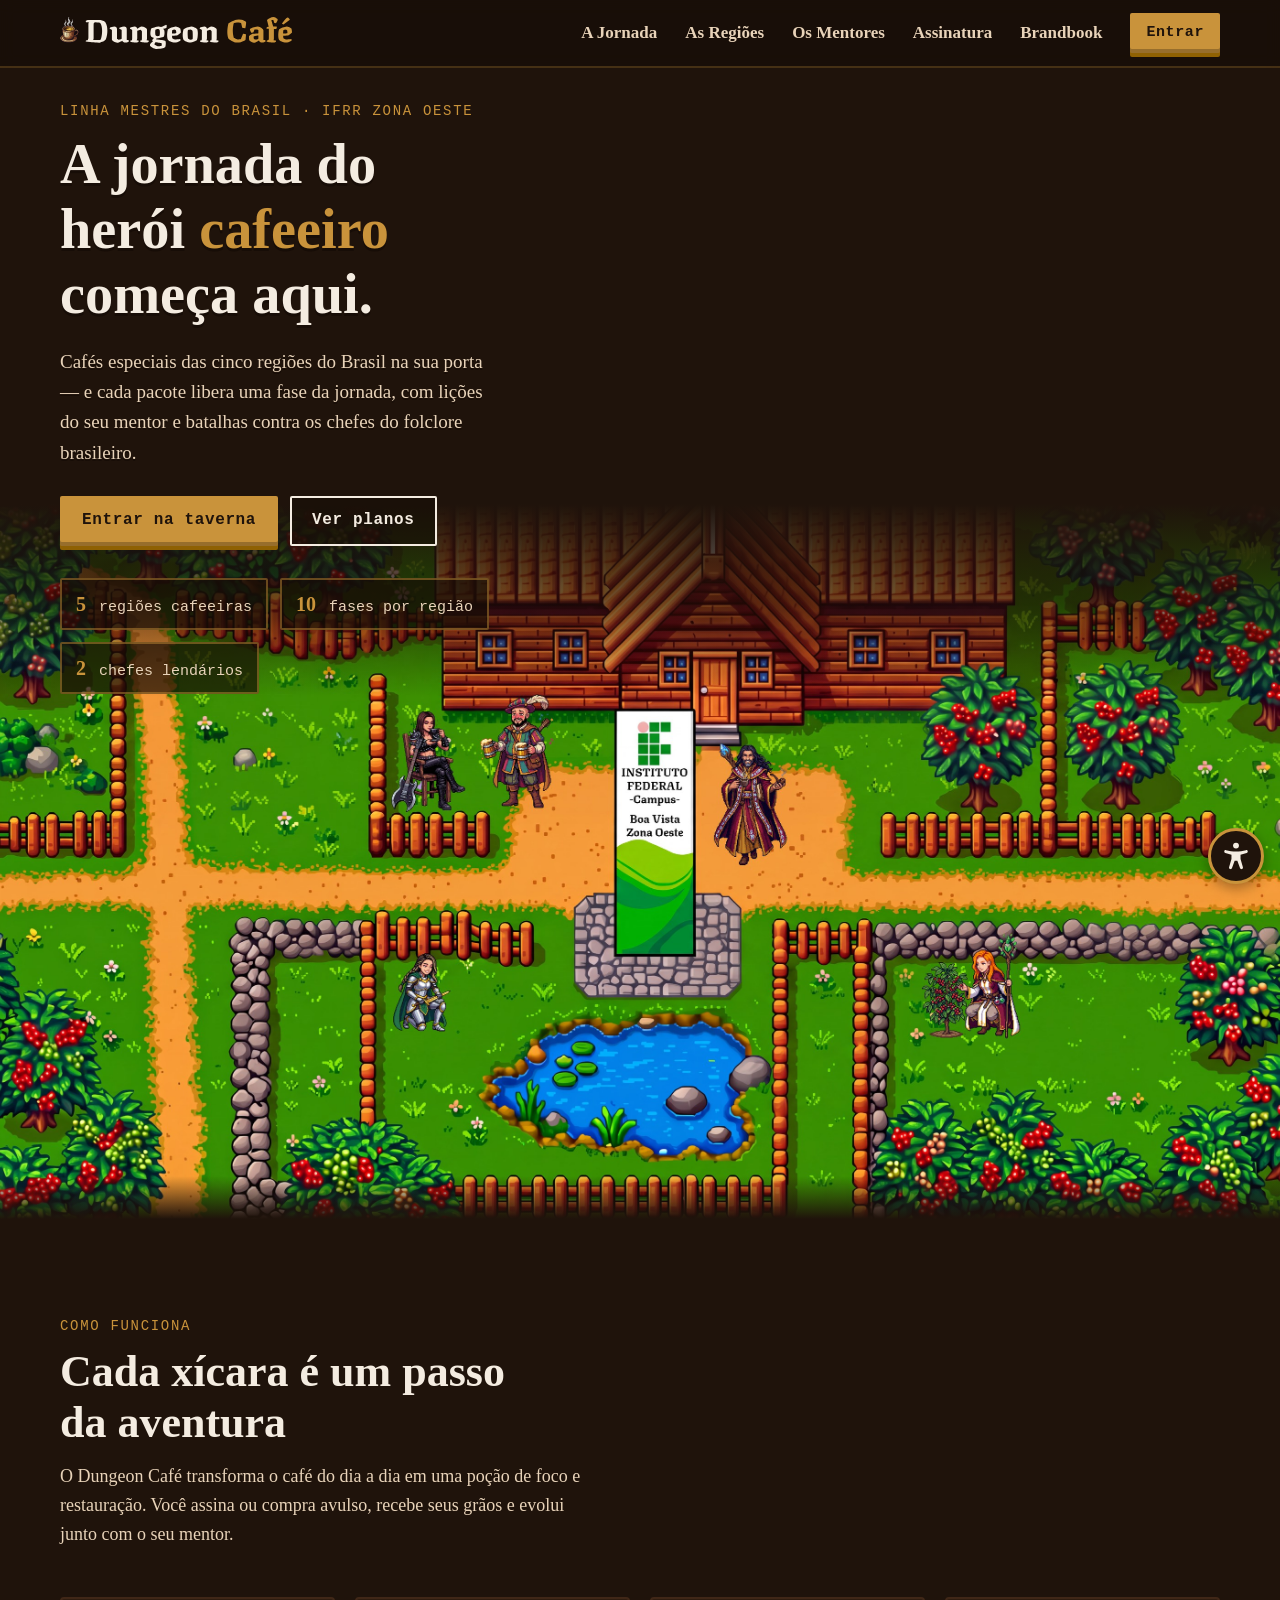
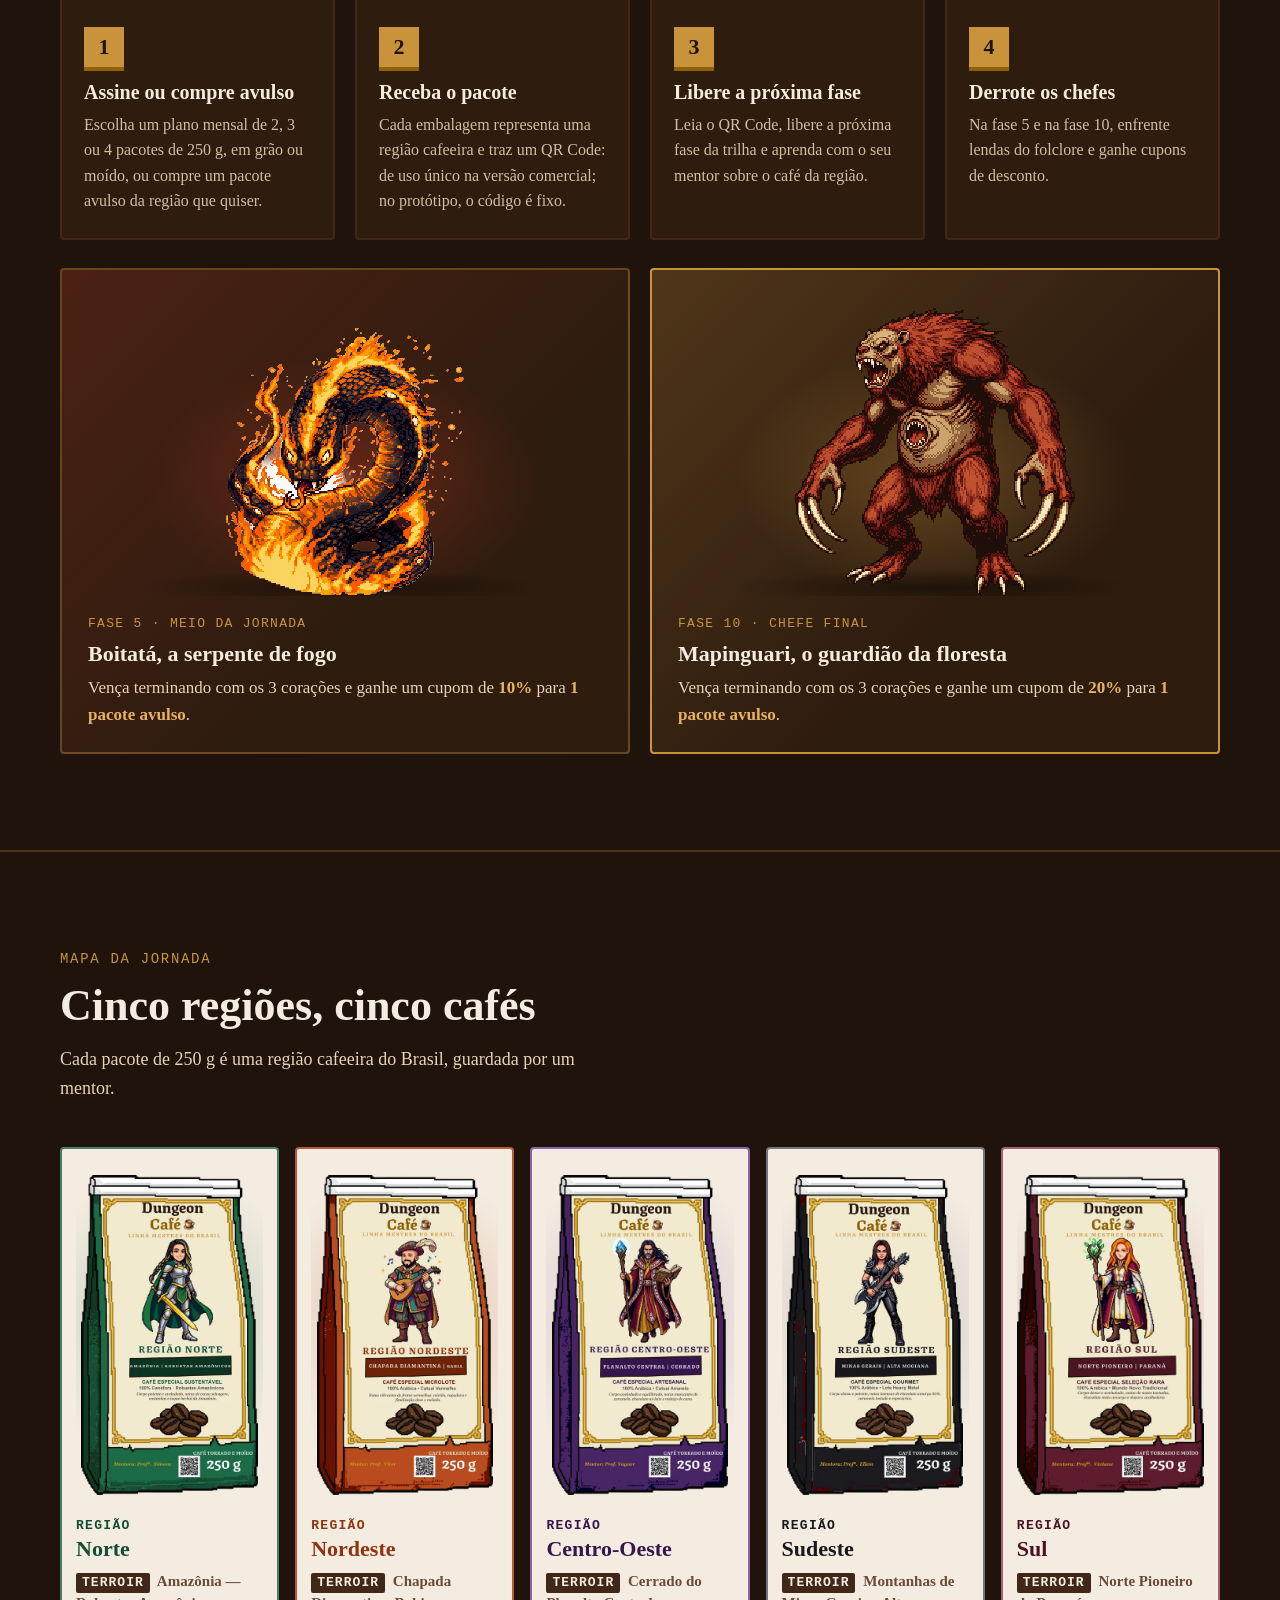
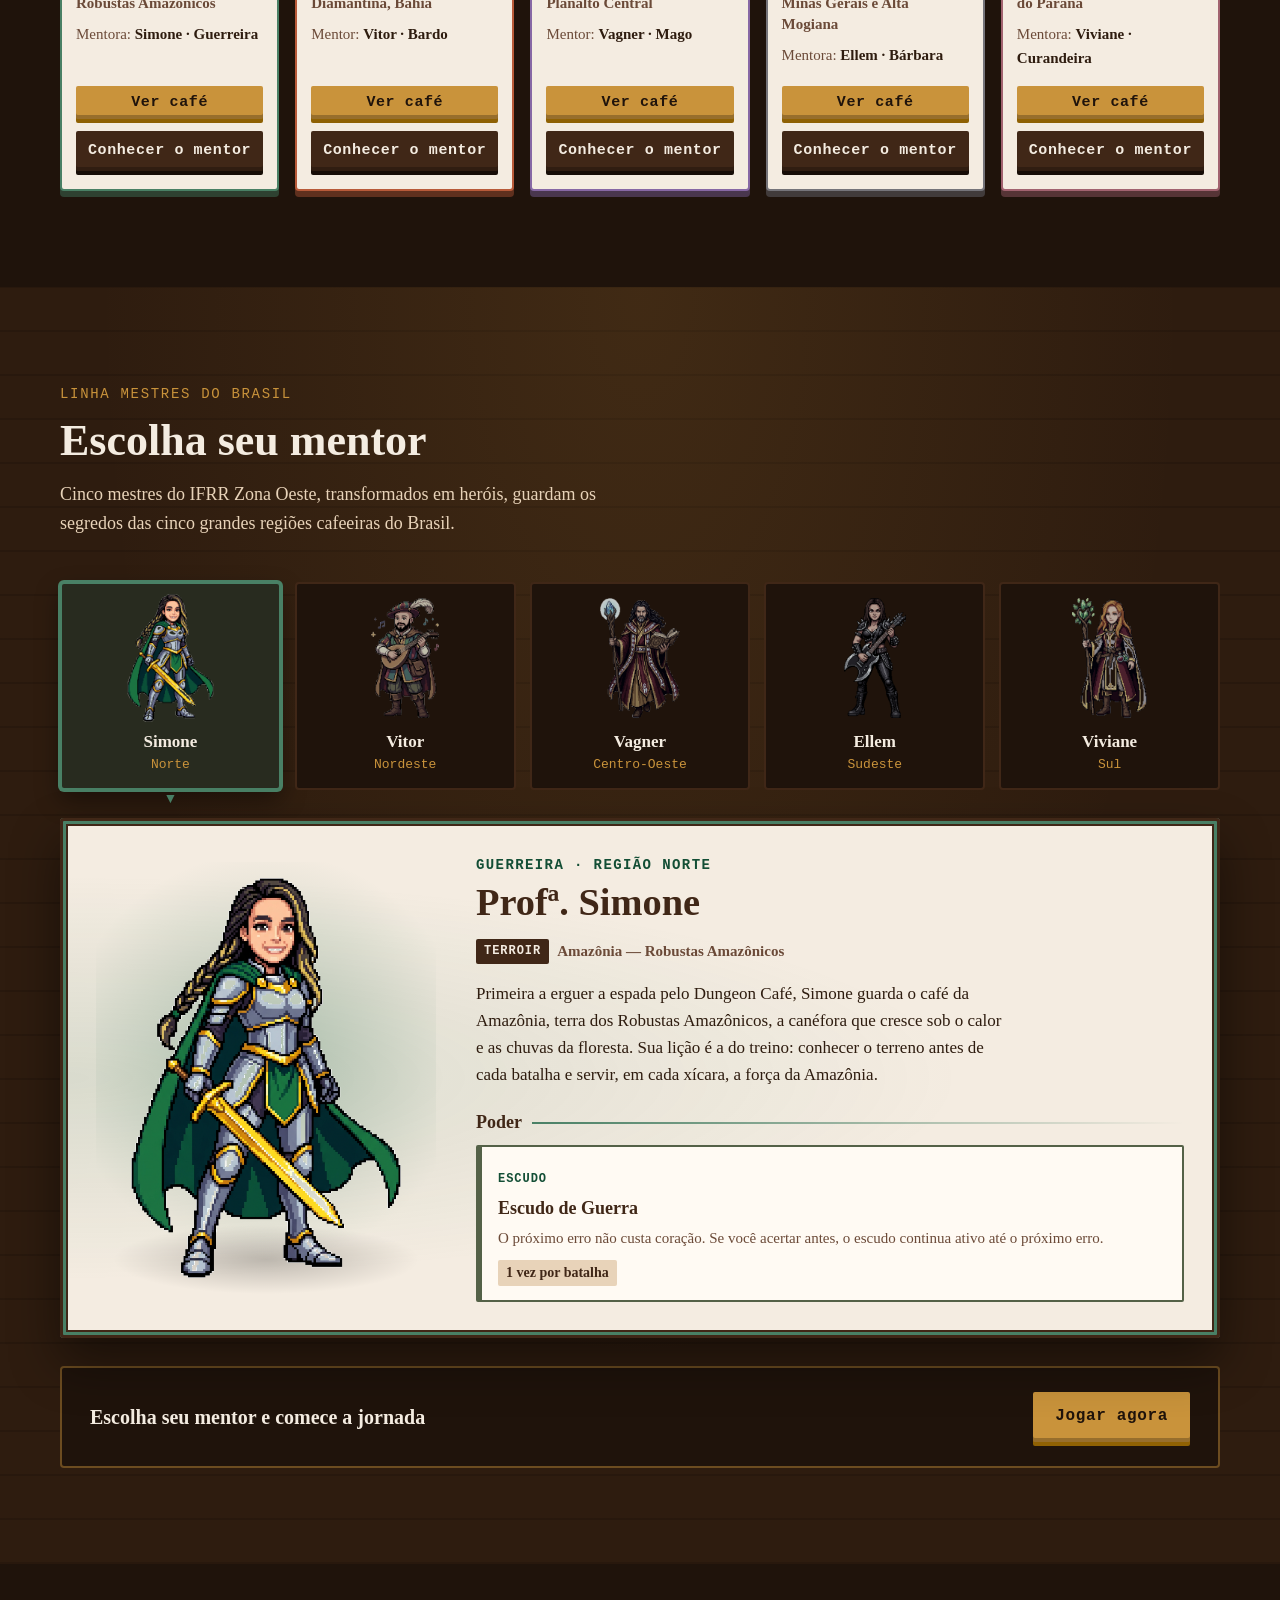
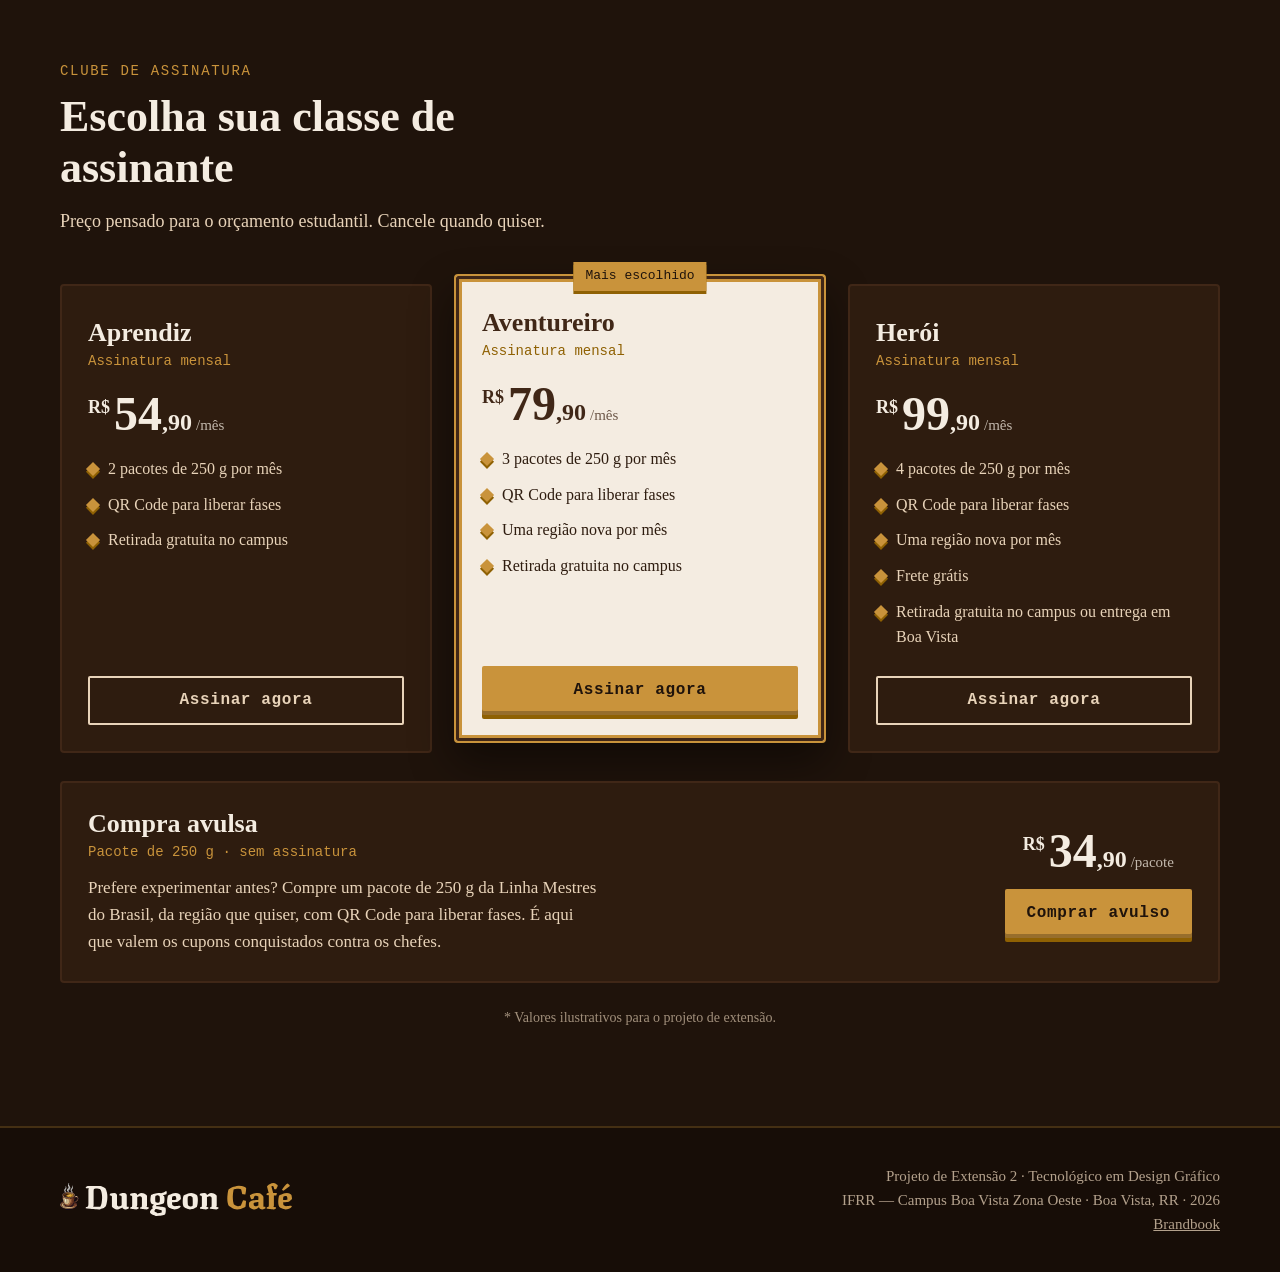
<file: index.html>
<!doctype html>
<html lang="pt-BR">
<head>
  <meta charset="utf-8">
  <!-- CSP: só o próprio site, Google Fonts e o VLibras (vlibras.gov.br + jsDelivr do VLibras), igual ao app.
       O PostHog que o VLibras tenta carregar fica bloqueado de propósito. Sem scripts inline: use js/. -->
  <meta http-equiv="Content-Security-Policy" content="default-src 'self'; script-src 'self' https://vlibras.gov.br https://cdn.jsdelivr.net/gh/spbgovbr-vlibras/; style-src 'self' 'unsafe-inline' https://fonts.googleapis.com https://vlibras.gov.br https://cdn.jsdelivr.net/gh/spbgovbr-vlibras/; font-src 'self' data: https://fonts.gstatic.com https://vlibras.gov.br https://cdn.jsdelivr.net/gh/spbgovbr-vlibras/; img-src 'self' data: blob: https://vlibras.gov.br https://cdn.jsdelivr.net/gh/spbgovbr-vlibras/; connect-src 'self' https://vlibras.gov.br https://cdn.jsdelivr.net/gh/spbgovbr-vlibras/; frame-src https://vlibras.gov.br https://cdn.jsdelivr.net/gh/spbgovbr-vlibras/; media-src 'self'; object-src 'none'; base-uri 'self'; form-action 'self'">
  <meta name="viewport" content="width=device-width, initial-scale=1">
  <title>Dungeon Café — Clube de Assinatura de Cafés Especiais</title>
  <meta name="description" content="Dungeon Café: clube de assinatura de cafés especiais das 5 regiões do Brasil, com jornada RPG 16 bits guiada pelos professores-mentores do IFRR Zona Oeste.">
  <meta name="theme-color" content="#1f130b">
  <link rel="icon" type="image/png" href="assets/img/favicon.png">

  <link rel="preconnect" href="https://fonts.googleapis.com">
  <link rel="preconnect" href="https://fonts.gstatic.com" crossorigin>
  <link href="https://fonts.googleapis.com/css2?family=Texturina:opsz,wght@12..72,400;12..72,600;12..72,800&family=Pixelify+Sans:wght@400;600&display=swap" rel="stylesheet">

  <link rel="stylesheet" href="css/style.css">
  <!-- Menu de Acessibilidade (cópia de dungeon-cafe-app/frontend/src/acessibilidade; não edite aqui) -->
  <link rel="stylesheet" href="css/acessibilidade.css">
  <script src="js/acessibilidade.js" defer></script>
</head>
<body>
  <a class="skip-link" href="#jornada">Pular para o conteúdo</a>

  <!-- ===== Cabeçalho ===== -->
  <header class="topbar">
    <a class="brand" href="#topo" aria-label="Dungeon Café — início">
      <img src="assets/img/logo/logo-horizontal-escuro.svg" alt="" width="233" height="33">
    </a>

    <button class="nav-toggle" type="button" aria-expanded="false" aria-controls="menu">
      <span class="sr-only">Abrir menu</span>
      <span class="nav-toggle__bar"></span>
    </button>

    <nav id="menu" class="nav" aria-label="Principal">
      <a href="#jornada">A Jornada</a>
      <a href="#regioes">As Regiões</a>
      <a href="#mentores">Os Mentores</a>
      <a href="#planos">Assinatura</a>
      <a href="brandbook.html">Brandbook</a>
      <a class="btn btn--small btn--gold" href="https://dungeon-cafe-app.pages.dev/entrar">Entrar</a>
    </nav>
  </header>

  <main id="topo">
    <!-- ===== Hero (banner principal) ===== -->
    <section class="hero" aria-labelledby="hero-title">
      <div class="hero__bg" role="img" aria-label="Banner em pixel art: a taverna de madeira do IFRR Campus Boa Vista Zona Oeste entre cafezais, com os cinco mentores — Ellem sentada com a guitarra-machado, Vitor com duas canecas, Vagner com o cajado, Simone ajoelhada perto do lago e Viviane cuidando de um pé de café"></div>

      <div class="hero__inner">
        <div class="hero__copy">
          <p class="eyebrow">Linha Mestres do Brasil · IFRR Zona Oeste</p>
          <h1 id="hero-title">A jornada do herói <span>cafeeiro</span> começa aqui.</h1>
          <p class="hero__lead">
            Cafés especiais das cinco regiões do Brasil na sua porta — e cada pacote
            libera uma fase da jornada, com lições do seu mentor e batalhas contra os chefes
            do folclore brasileiro.
          </p>
          <div class="hero__actions">
            <a class="btn btn--gold" href="https://dungeon-cafe-app.pages.dev/entrar">Entrar na taverna</a>
            <a class="btn btn--ghost" href="#planos">Ver planos</a>
          </div>
          <ul class="hero__stats" aria-label="Destaques">
            <li><strong>5</strong> regiões cafeeiras</li>
            <li><strong>10</strong> fases por região</li>
            <li><strong>2</strong> chefes lendários</li>
          </ul>
        </div>
      </div>
    </section>

    <!-- ===== Como funciona ===== -->
    <section class="section section--dark" id="jornada" aria-labelledby="jornada-title">
      <div class="container">
        <p class="eyebrow">Como funciona</p>
        <h2 class="section__title" id="jornada-title">Cada xícara é um passo da aventura</h2>
        <p class="section__lead">
          O Dungeon Café transforma o café do dia a dia em uma poção de foco e restauração.
          Você assina ou compra avulso, recebe seus grãos e evolui junto com o seu mentor.
        </p>

        <ol class="steps">
          <li class="step">
            <span class="step__num">1</span>
            <h3>Assine ou compre avulso</h3>
            <p>Escolha um plano mensal de 2, 3 ou 4 pacotes de 250 g, em grão ou moído, ou compre um pacote avulso da região que quiser.</p>
          </li>
          <li class="step">
            <span class="step__num">2</span>
            <h3>Receba o pacote</h3>
            <p>Cada embalagem representa uma região cafeeira e traz um QR Code: de uso único na versão comercial; no protótipo, o código é fixo.</p>
          </li>
          <li class="step">
            <span class="step__num">3</span>
            <h3>Libere a próxima fase</h3>
            <p>Leia o QR Code, libere a próxima fase da trilha e aprenda com o seu mentor sobre o café da região.</p>
          </li>
          <li class="step">
            <span class="step__num">4</span>
            <h3>Derrote os chefes</h3>
            <p>Na fase 5 e na fase 10, enfrente lendas do folclore e ganhe cupons de desconto.</p>
          </li>
        </ol>

        <div class="bosses">
          <article class="boss">
            <figure class="boss__art">
              <img src="assets/img/chefes/boitata.png" alt="Boitatá, a serpente de fogo do folclore brasileiro, em pixel art: chefe da fase 5" width="477" height="538" loading="lazy">
            </figure>
            <p class="boss__lvl">Fase 5 · Meio da jornada</p>
            <h3>Boitatá, a serpente de fogo</h3>
            <p>Vença terminando com os 3 corações e ganhe um cupom de <strong>10%</strong>
              para <strong>1 pacote avulso</strong>.</p>
          </article>
          <article class="boss boss--final">
            <figure class="boss__art">
              <img src="assets/img/chefes/mapinguari.png" alt="Mapinguari, o guardião da floresta, em pixel art: chefe final da fase 10" width="561" height="576" loading="lazy">
            </figure>
            <p class="boss__lvl">Fase 10 · Chefe final</p>
            <h3>Mapinguari, o guardião da floresta</h3>
            <p>Vença terminando com os 3 corações e ganhe um cupom de <strong>20%</strong>
              para <strong>1 pacote avulso</strong>.</p>
          </article>
        </div>
      </div>
    </section>

    <!-- ===== Regiões ===== -->
    <section class="section section--dark section--regions" id="regioes" aria-labelledby="regioes-title">
      <div class="container">
        <p class="eyebrow">Mapa da Jornada</p>
        <h2 class="section__title" id="regioes-title">Cinco regiões, cinco cafés</h2>
        <p class="section__lead">Cada pacote de 250 g é uma região cafeeira do Brasil, guardada por um mentor.</p>
        <p class="regions__hint" aria-hidden="true">Deslize para ver as cinco regiões →</p>

        <ul class="regions">
          <li class="region" data-hero="simone">
            <figure class="region__art">
              <picture class="region__picture"><source type="image/webp" srcset="assets/img/embalagens/emb-norte-448.webp 448w, assets/img/embalagens/emb-norte-896.webp 896w" sizes="176px"><img src="assets/img/embalagens/emb-norte.png" alt="Embalagem de 250 g do Dungeon Café Região Norte, com a mentora Simone" width="896" height="1625" loading="lazy"></picture>
            </figure>
            <h3 class="region__name"><span>Região</span> Norte</h3>
            <p class="region__terroir"><span>Terroir</span> Amazônia — Robustas Amazônicos</p>
            <p class="region__mentor">Mentora: <strong>Simone · Guerreira</strong></p>
            <div class="region__actions">
              <button class="btn btn--small btn--gold btn--block" type="button" data-coffee="simone" aria-haspopup="dialog">Ver café<span class="sr-only">: Região Norte</span></button>
              <a class="btn btn--small btn--block" href="#mentores" data-goto-hero="simone">Conhecer o mentor<span class="sr-only">: Simone, Região Norte</span></a>
            </div>
          </li>

          <li class="region" data-hero="vitor">
            <figure class="region__art">
              <picture class="region__picture"><source type="image/webp" srcset="assets/img/embalagens/emb-nordeste-448.webp 448w, assets/img/embalagens/emb-nordeste-896.webp 896w" sizes="176px"><img src="assets/img/embalagens/emb-nordeste.png" alt="Embalagem de 250 g do Dungeon Café Região Nordeste, com o mentor Vitor" width="896" height="1625" loading="lazy"></picture>
            </figure>
            <h3 class="region__name"><span>Região</span> Nordeste</h3>
            <p class="region__terroir"><span>Terroir</span> Chapada Diamantina, Bahia</p>
            <p class="region__mentor">Mentor: <strong>Vitor · Bardo</strong></p>
            <div class="region__actions">
              <button class="btn btn--small btn--gold btn--block" type="button" data-coffee="vitor" aria-haspopup="dialog">Ver café<span class="sr-only">: Região Nordeste</span></button>
              <a class="btn btn--small btn--block" href="#mentores" data-goto-hero="vitor">Conhecer o mentor<span class="sr-only">: Vitor, Região Nordeste</span></a>
            </div>
          </li>

          <li class="region" data-hero="vagner">
            <figure class="region__art">
              <picture class="region__picture"><source type="image/webp" srcset="assets/img/embalagens/emb-centro-oeste-448.webp 448w, assets/img/embalagens/emb-centro-oeste-896.webp 896w" sizes="176px"><img src="assets/img/embalagens/emb-centro-oeste.png" alt="Embalagem de 250 g do Dungeon Café Região Centro-Oeste, com o mentor Vagner" width="896" height="1625" loading="lazy"></picture>
            </figure>
            <h3 class="region__name"><span>Região</span> Centro-Oeste</h3>
            <p class="region__terroir"><span>Terroir</span> Cerrado do Planalto Central</p>
            <p class="region__mentor">Mentor: <strong>Vagner · Mago</strong></p>
            <div class="region__actions">
              <button class="btn btn--small btn--gold btn--block" type="button" data-coffee="vagner" aria-haspopup="dialog">Ver café<span class="sr-only">: Região Centro-Oeste</span></button>
              <a class="btn btn--small btn--block" href="#mentores" data-goto-hero="vagner">Conhecer o mentor<span class="sr-only">: Vagner, Região Centro-Oeste</span></a>
            </div>
          </li>

          <li class="region" data-hero="ellem">
            <figure class="region__art">
              <picture class="region__picture"><source type="image/webp" srcset="assets/img/embalagens/emb-sudeste-448.webp 448w, assets/img/embalagens/emb-sudeste-896.webp 896w" sizes="176px"><img src="assets/img/embalagens/emb-sudeste.png" alt="Embalagem de 250 g do Dungeon Café Região Sudeste, com a mentora Ellem" width="896" height="1625" loading="lazy"></picture>
            </figure>
            <h3 class="region__name"><span>Região</span> Sudeste</h3>
            <p class="region__terroir"><span>Terroir</span> Montanhas de Minas Gerais e Alta Mogiana</p>
            <p class="region__mentor">Mentora: <strong>Ellem · Bárbara</strong></p>
            <div class="region__actions">
              <button class="btn btn--small btn--gold btn--block" type="button" data-coffee="ellem" aria-haspopup="dialog">Ver café<span class="sr-only">: Região Sudeste</span></button>
              <a class="btn btn--small btn--block" href="#mentores" data-goto-hero="ellem">Conhecer o mentor<span class="sr-only">: Ellem, Região Sudeste</span></a>
            </div>
          </li>

          <li class="region" data-hero="viviane">
            <figure class="region__art">
              <picture class="region__picture"><source type="image/webp" srcset="assets/img/embalagens/emb-sul-448.webp 448w, assets/img/embalagens/emb-sul-896.webp 896w" sizes="176px"><img src="assets/img/embalagens/emb-sul.png" alt="Embalagem de 250 g do Dungeon Café Região Sul, com a mentora Viviane" width="896" height="1496" loading="lazy"></picture>
            </figure>
            <h3 class="region__name"><span>Região</span> Sul</h3>
            <p class="region__terroir"><span>Terroir</span> Norte Pioneiro do Paraná</p>
            <p class="region__mentor">Mentora: <strong>Viviane · Curandeira</strong></p>
            <div class="region__actions">
              <button class="btn btn--small btn--gold btn--block" type="button" data-coffee="viviane" aria-haspopup="dialog">Ver café<span class="sr-only">: Região Sul</span></button>
              <a class="btn btn--small btn--block" href="#mentores" data-goto-hero="viviane">Conhecer o mentor<span class="sr-only">: Viviane, Região Sul</span></a>
            </div>
          </li>
        </ul>
      </div>

      <!-- Detalhe do café: uma única janela, preenchida pelo main.js (objeto COFFEES) -->
      <dialog class="coffee" id="coffee" aria-labelledby="coffee-title">
        <div class="coffee__frame">
          <button class="coffee__close" type="button" aria-label="Fechar">
            <svg viewBox="0 0 24 24" width="22" height="22" aria-hidden="true" focusable="false">
              <path d="M5 5l14 14M19 5L5 19" stroke="currentColor" stroke-width="3" stroke-linecap="square" fill="none"/>
            </svg>
          </button>
          <figure class="coffee__pack">
            <img id="coffee-pack" alt="" width="448" height="811">
          </figure>
          <div class="coffee__info">
            <div class="coffee__head">
              <img class="coffee__sprite" id="coffee-sprite" alt="" width="432" height="640">
              <div>
                <p class="eyebrow coffee__line">Linha Mestres do Brasil</p>
                <h2 class="coffee__title" id="coffee-title"></h2>
                <p class="coffee__mentor" id="coffee-mentor"></p>
              </div>
            </div>
            <dl class="coffee__sheet" id="coffee-sheet"></dl>
            <p class="coffee__note">Cada pacote traz um QR Code que libera a próxima fase da jornada: de uso único na versão comercial; no protótipo, o código é fixo.</p>
            <div class="coffee__actions">
              <button class="btn btn--small" type="button" data-coffee-action="mentor">Conhecer o mentor</button>
              <a class="btn btn--small btn--gold" href="https://dungeon-cafe-app.pages.dev/entrar">Comprar avulso · R$ 34,90</a>
            </div>
          </div>
        </div>
      </dialog>
    </section>

    <!-- ===== Mentores / Lore ===== -->
    <section class="section section--tavern" id="mentores" aria-labelledby="mentores-title">
      <div class="container">
        <p class="eyebrow">Linha Mestres do Brasil</p>
        <h2 class="section__title" id="mentores-title">Escolha seu mentor</h2>
        <p class="section__lead">
          Cinco mestres do IFRR Zona Oeste, transformados em heróis, guardam os segredos
          das cinco grandes regiões cafeeiras do Brasil.
        </p>

        <div class="roster" role="tablist" aria-label="Mentores da Linha Mestres do Brasil">
          <button class="roster__item" role="tab" id="tab-simone" aria-controls="panel-simone" aria-selected="true" data-hero="simone">
            <img src="assets/img/heroi-simone.png" alt="" width="432" height="640" loading="lazy">
            <span class="roster__name">Simone</span>
            <span class="roster__region">Norte</span>
          </button>
          <button class="roster__item" role="tab" id="tab-vitor" aria-controls="panel-vitor" aria-selected="false" tabindex="-1" data-hero="vitor">
            <img src="assets/img/heroi-vitor.png" alt="" width="364" height="640" loading="lazy">
            <span class="roster__name">Vitor</span>
            <span class="roster__region">Nordeste</span>
          </button>
          <button class="roster__item" role="tab" id="tab-vagner" aria-controls="panel-vagner" aria-selected="false" tabindex="-1" data-hero="vagner">
            <img src="assets/img/heroi-vagner.png" alt="" width="426" height="640" loading="lazy">
            <span class="roster__name">Vagner</span>
            <span class="roster__region">Centro-Oeste</span>
          </button>
          <button class="roster__item" role="tab" id="tab-ellem" aria-controls="panel-ellem" aria-selected="false" tabindex="-1" data-hero="ellem">
            <img src="assets/img/heroi-ellem.png" alt="" width="330" height="640" loading="lazy">
            <span class="roster__name">Ellem</span>
            <span class="roster__region">Sudeste</span>
          </button>
          <button class="roster__item" role="tab" id="tab-viviane" aria-controls="panel-viviane" aria-selected="false" tabindex="-1" data-hero="viviane">
            <img src="assets/img/heroi-viviane.png" alt="" width="397" height="640" loading="lazy">
            <span class="roster__name">Viviane</span>
            <span class="roster__region">Sul</span>
          </button>
        </div>

        <!-- Simone -->
        <article class="hero-card" role="tabpanel" id="panel-simone" aria-labelledby="tab-simone" data-hero="simone">
          <figure class="hero-card__art">
            <img src="assets/img/heroi-simone.png" alt="Profª. Simone em pixel art: armadura prateada com detalhes dourados, capa verde e espada de ouro" width="432" height="640" loading="lazy">
          </figure>
          <div class="hero-card__body">
            <p class="hero-card__class">Guerreira · Região Norte</p>
            <h3 class="hero-card__name">Profª. Simone</h3>
            <p class="hero-card__origin"><span>Terroir</span> Amazônia — Robustas Amazônicos</p>
            <p class="hero-card__lore">
              Primeira a erguer a espada pelo Dungeon Café, Simone guarda o café da Amazônia, terra
              dos Robustas Amazônicos, a canéfora que cresce sob o calor e as chuvas da floresta. Sua
              lição é a do treino: conhecer o terreno antes de cada batalha e servir, em cada xícara,
              a força da Amazônia.
            </p>
            <h4 class="spells__title">Poder</h4>
            <ul class="spells">
              <li class="spell">
                <span class="spell__type">Escudo</span>
                <strong>Escudo de Guerra</strong>
                <p>O próximo erro não custa coração. Se você acertar antes, o escudo continua ativo até o próximo erro.</p>
                <span class="spell__cost">1 vez por batalha</span>
              </li>
            </ul>
          </div>
        </article>

        <!-- Vitor -->
        <article class="hero-card" role="tabpanel" id="panel-vitor" aria-labelledby="tab-vitor" data-hero="vitor" hidden>
          <figure class="hero-card__art">
            <img src="assets/img/heroi-vitor.png" alt="Prof. Vitor em pixel art: chapéu com pena, roupas coloridas de bardo e alaúde nas mãos" width="364" height="640" loading="lazy">
          </figure>
          <div class="hero-card__body">
            <p class="hero-card__class">Bardo · Região Nordeste</p>
            <h3 class="hero-card__name">Prof. Vitor</h3>
            <p class="hero-card__origin"><span>Terroir</span> Chapada Diamantina, Bahia</p>
            <p class="hero-card__lore">
              Com o alaúde nas costas e histórias na ponta da língua, Vitor percorre a Chapada
              Diamantina cantando os cafés especiais que brotam entre pedras e cachoeiras.
              Cada canção sua ensina que café bom é aquele partilhado em roda, com prosa e música.
            </p>
            <h4 class="spells__title">Poder</h4>
            <ul class="spells">
              <li class="spell">
                <span class="spell__type">Pista</span>
                <strong>Canção da Pista</strong>
                <p>Mostra uma dica: o fato do Pergaminho do Saber ligado à pergunta atual.</p>
                <span class="spell__cost">1 vez por batalha</span>
              </li>
            </ul>
          </div>
        </article>

        <!-- Vagner -->
        <article class="hero-card" role="tabpanel" id="panel-vagner" aria-labelledby="tab-vagner" data-hero="vagner" hidden>
          <figure class="hero-card__art">
            <img src="assets/img/heroi-vagner.png" alt="Prof. Vagner em pixel art: manto rúnico vermelho e dourado, cajado com cristal azul e grimório aberto" width="426" height="640" loading="lazy">
          </figure>
          <div class="hero-card__body">
            <p class="hero-card__class">Mago · Região Centro-Oeste</p>
            <h3 class="hero-card__name">Prof. Vagner</h3>
            <p class="hero-card__origin"><span>Terroir</span> Cerrado do Planalto Central</p>
            <p class="hero-card__lore">
              Guardião do grimório da torra, Vagner estuda o grão como um alquimista estuda o ouro.
              No solo vermelho do Cerrado, ele descobriu que o tempo e o fogo certos transformam
              uma semente verde em pura energia — e ensina essa alquimia a quem tiver paciência.
            </p>
            <h4 class="spells__title">Poder</h4>
            <ul class="spells">
              <li class="spell">
                <span class="spell__type">Revelação</span>
                <strong>Revelação Arcana</strong>
                <p>Elimina 2 alternativas erradas da pergunta atual.</p>
                <span class="spell__cost">1 vez por batalha</span>
              </li>
            </ul>
          </div>
        </article>

        <!-- Ellem -->
        <article class="hero-card" role="tabpanel" id="panel-ellem" aria-labelledby="tab-ellem" data-hero="ellem" hidden>
          <figure class="hero-card__art">
            <img src="assets/img/heroi-ellem.png" alt="Profª. Ellem em pixel art: armadura de couro preto com cravos, botas de combate e uma guitarra em forma de machado de guerra" width="330" height="640" loading="lazy">
          </figure>
          <div class="hero-card__body">
            <p class="hero-card__class">Bárbara · Região Sudeste</p>
            <h3 class="hero-card__name">Profª. Ellem</h3>
            <p class="hero-card__origin"><span>Terroir</span> Montanhas de Minas Gerais e Alta Mogiana</p>
            <p class="hero-card__lore">
              Vinda das montanhas do Sudeste, berço do ciclo histórico do café, Ellem troca o silêncio
              da serra pelo rugido da guitarra-machado. Sua fúria é pura energia: ela ensina que
              intensidade e paixão fazem um grão — e uma turma inteira — chegar ao ponto certo.
            </p>
            <h4 class="spells__title">Poder</h4>
            <ul class="spells">
              <li class="spell">
                <span class="spell__type">Fúria</span>
                <strong>Fúria do Rock</strong>
                <p>O próximo acerto causa 2 de dano no chefe. Se você errar antes, a fúria continua ativa até o próximo acerto.</p>
                <span class="spell__cost">1 vez por batalha</span>
              </li>
            </ul>
          </div>
        </article>

        <!-- Viviane -->
        <article class="hero-card" role="tabpanel" id="panel-viviane" aria-labelledby="tab-viviane" data-hero="viviane" hidden>
          <figure class="hero-card__art">
            <img src="assets/img/heroi-viviane.png" alt="Profª. Viviane em pixel art: manto branco e vinho, cajado com cristal verde e poções no cinto" width="397" height="640" loading="lazy">
          </figure>
          <div class="hero-card__body">
            <p class="hero-card__class">Curandeira · Região Sul</p>
            <h3 class="hero-card__name">Profª. Viviane</h3>
            <p class="hero-card__origin"><span>Terroir</span> Norte Pioneiro do Paraná</p>
            <p class="hero-card__lore">
              Mestra das poções, Viviane conhece a doçura dos cafés do Norte Pioneiro do Paraná
              e todos os métodos de extração — do coado ao cold brew. Para ela, cada xícara é
              um remédio para o corpo cansado e um carinho para a mente de quem estuda.
            </p>
            <h4 class="spells__title">Poder</h4>
            <ul class="spells">
              <li class="spell">
                <span class="spell__type">Cura</span>
                <strong>Toque Restaurador</strong>
                <p>Recupera 1 coração, até o máximo de 3. Com os corações cheios, o poder não é gasto.</p>
                <span class="spell__cost">1 vez por batalha</span>
              </li>
            </ul>
          </div>
        </article>

        <div class="mentors-cta">
          <p class="mentors-cta__text">Escolha seu mentor e comece a jornada</p>
          <a class="btn btn--gold" href="https://dungeon-cafe-app.pages.dev/entrar">Jogar agora</a>
        </div>
      </div>
    </section>

    <!-- ===== Planos ===== -->
    <section class="section section--dark" id="planos" aria-labelledby="planos-title">
      <div class="container">
        <p class="eyebrow">Clube de assinatura</p>
        <h2 class="section__title" id="planos-title">Escolha sua classe de assinante</h2>
        <p class="section__lead">Preço pensado para o orçamento estudantil. Cancele quando quiser.</p>

        <div class="plans">
          <article class="plan">
            <h3 class="plan__name">Aprendiz</h3>
            <p class="plan__desc">Assinatura mensal</p>
            <p class="plan__price"><span class="plan__currency">R$</span>54<span>,90</span><small>/mês</small></p>
            <ul class="plan__perks">
              <li>2 pacotes de 250 g por mês</li>
              <li>QR Code para liberar fases</li>
              <li>Retirada gratuita no campus</li>
            </ul>
            <a href="https://dungeon-cafe-app.pages.dev/entrar" class="btn btn--ghost btn--block">Assinar agora</a>
          </article>

          <article class="plan plan--featured">
            <p class="plan__badge">Mais escolhido</p>
            <h3 class="plan__name">Aventureiro</h3>
            <p class="plan__desc">Assinatura mensal</p>
            <p class="plan__price"><span class="plan__currency">R$</span>79<span>,90</span><small>/mês</small></p>
            <ul class="plan__perks">
              <li>3 pacotes de 250 g por mês</li>
              <li>QR Code para liberar fases</li>
              <li>Uma região nova por mês</li>
              <li>Retirada gratuita no campus</li>
            </ul>
            <a href="https://dungeon-cafe-app.pages.dev/entrar" class="btn btn--gold btn--block">Assinar agora</a>
          </article>

          <article class="plan">
            <h3 class="plan__name">Herói</h3>
            <p class="plan__desc">Assinatura mensal</p>
            <p class="plan__price"><span class="plan__currency">R$</span>99<span>,90</span><small>/mês</small></p>
            <ul class="plan__perks">
              <li>4 pacotes de 250 g por mês</li>
              <li>QR Code para liberar fases</li>
              <li>Uma região nova por mês</li>
              <li>Frete grátis</li>
              <li>Retirada gratuita no campus ou entrega em Boa Vista</li>
            </ul>
            <a href="https://dungeon-cafe-app.pages.dev/entrar" class="btn btn--ghost btn--block">Assinar agora</a>
          </article>
        </div>

        <article class="plan plan--single" aria-labelledby="avulsa-title">
          <div>
            <h3 class="plan__name" id="avulsa-title">Compra avulsa</h3>
            <p class="plan__desc">Pacote de 250 g · sem assinatura</p>
            <p class="plan__single-text">Prefere experimentar antes? Compre um pacote de 250 g da Linha Mestres do Brasil,
              da região que quiser, com QR Code para liberar fases. É aqui que valem os cupons
              conquistados contra os chefes.</p>
          </div>
          <div class="plan__single-buy">
            <p class="plan__price"><span class="plan__currency">R$</span>34<span>,90</span><small>/pacote</small></p>
            <a href="https://dungeon-cafe-app.pages.dev/entrar" class="btn btn--gold btn--block">Comprar avulso</a>
          </div>
        </article>
        <p class="plans__note">* Valores ilustrativos para o projeto de extensão.</p>
      </div>
    </section>
  </main>

  <footer class="footer">
    <div class="container footer__inner">
      <div class="brand brand--footer">
        <img src="assets/img/logo/logo-horizontal-escuro.svg" alt="Dungeon Café" width="233" height="33">
      </div>
      <p>Projeto de Extensão 2 · Tecnológico em Design Gráfico<br>
        IFRR — Campus Boa Vista Zona Oeste · Boa Vista, RR · 2026<br>
        <a href="brandbook.html">Brandbook</a></p>
    </div>
  </footer>

  <script src="js/main.js" defer></script>
</body>
</html>
</file>
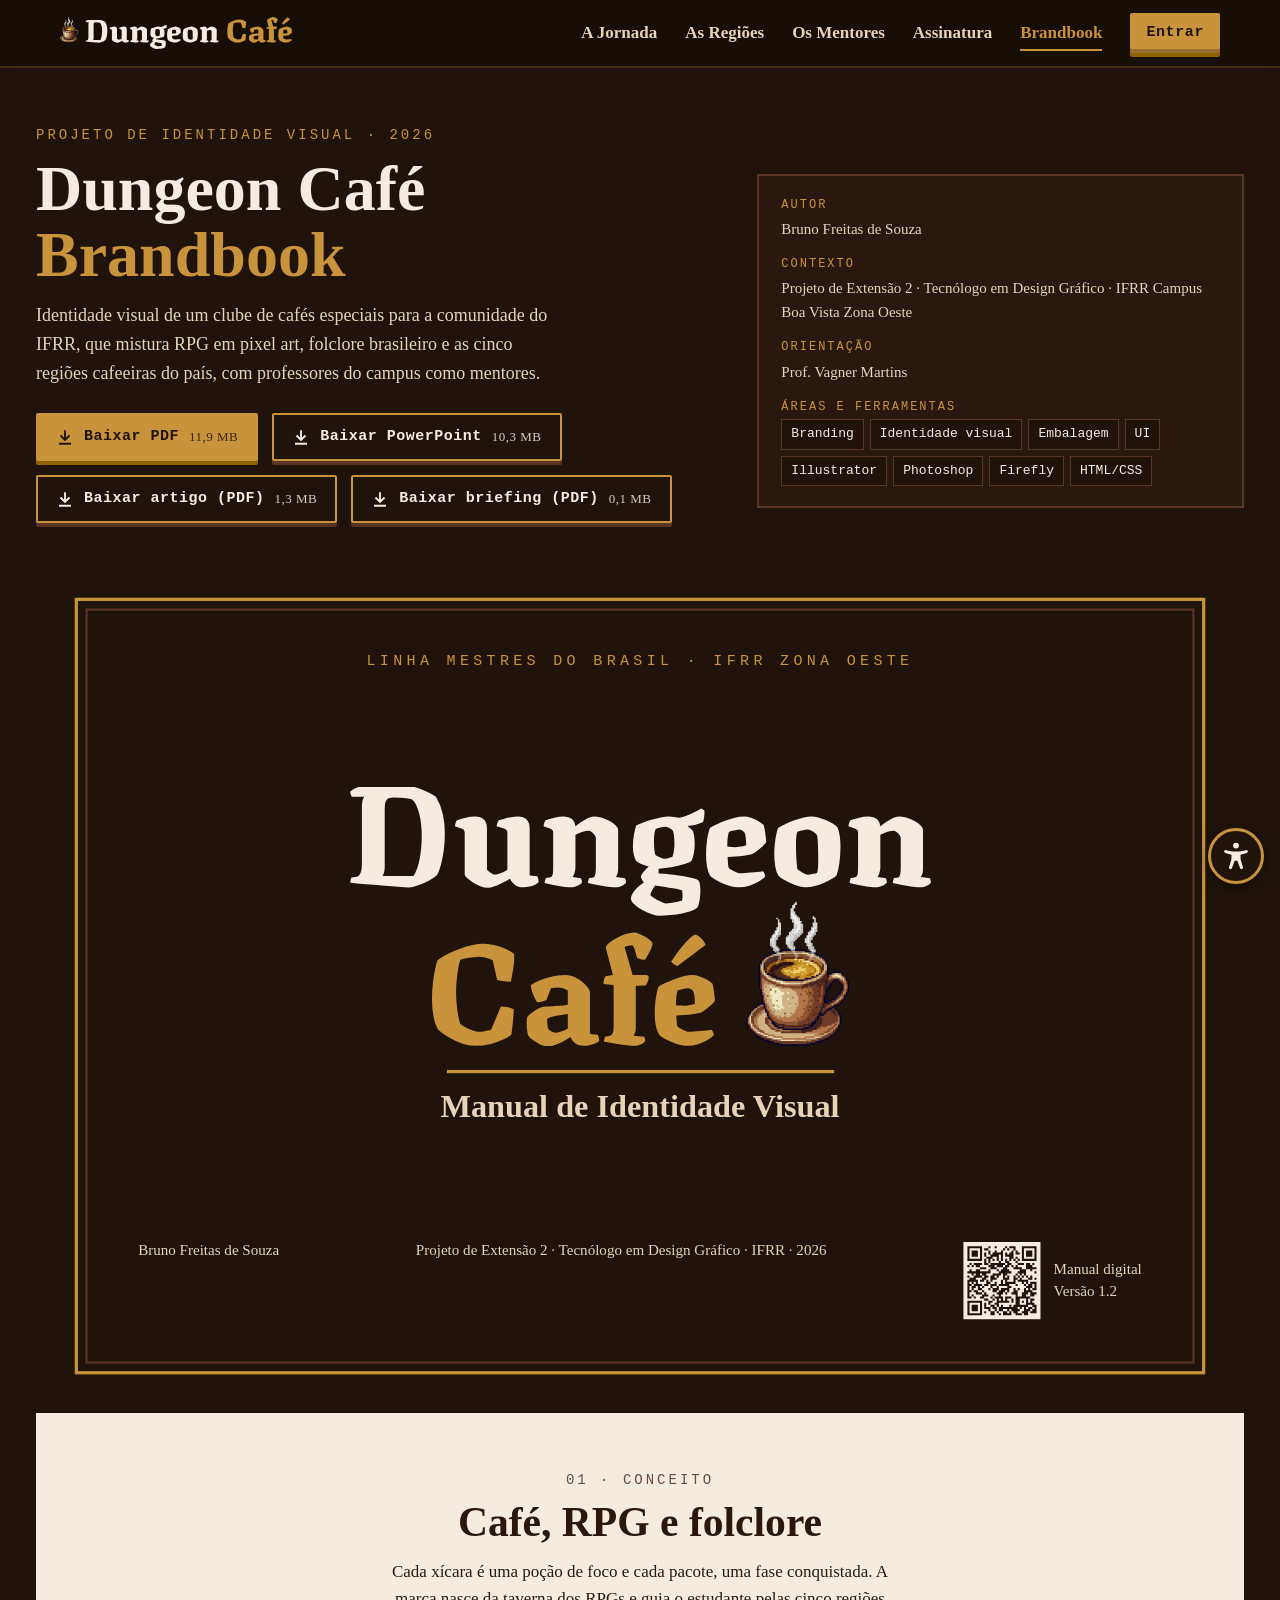
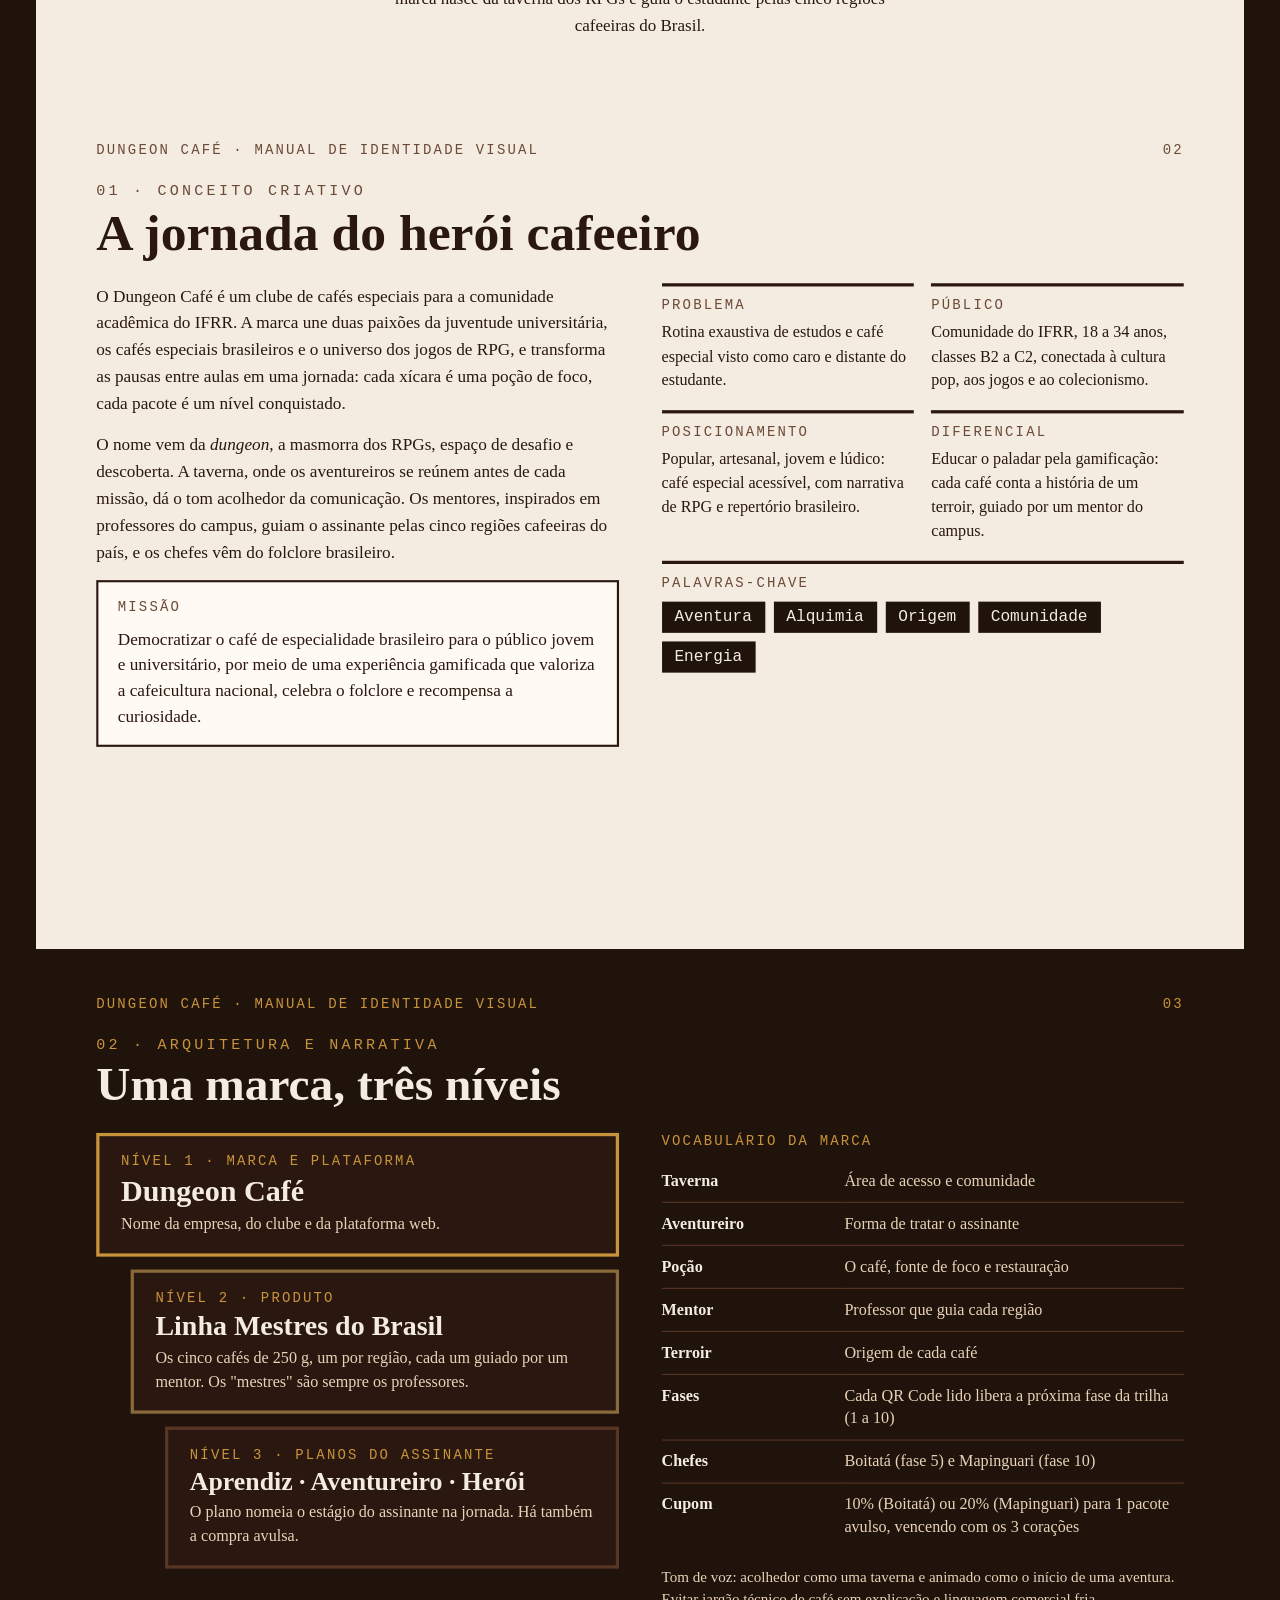
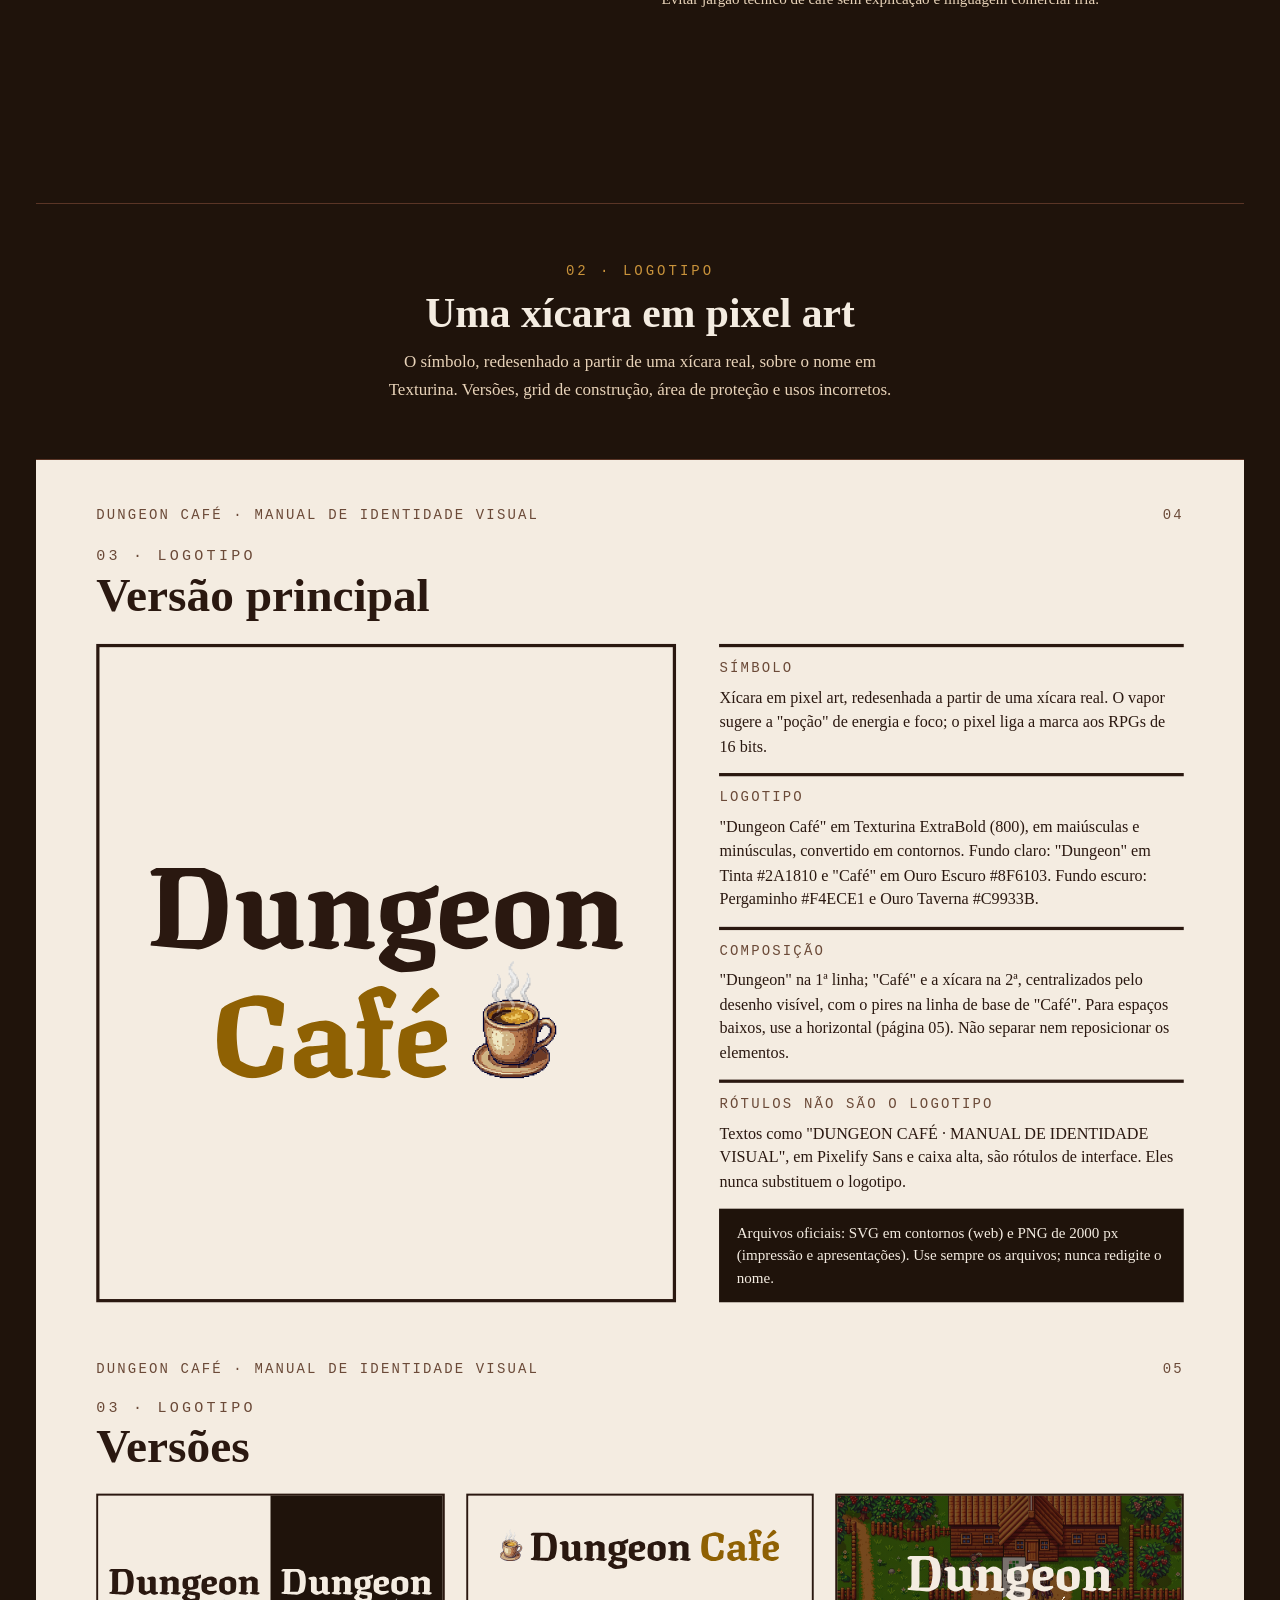
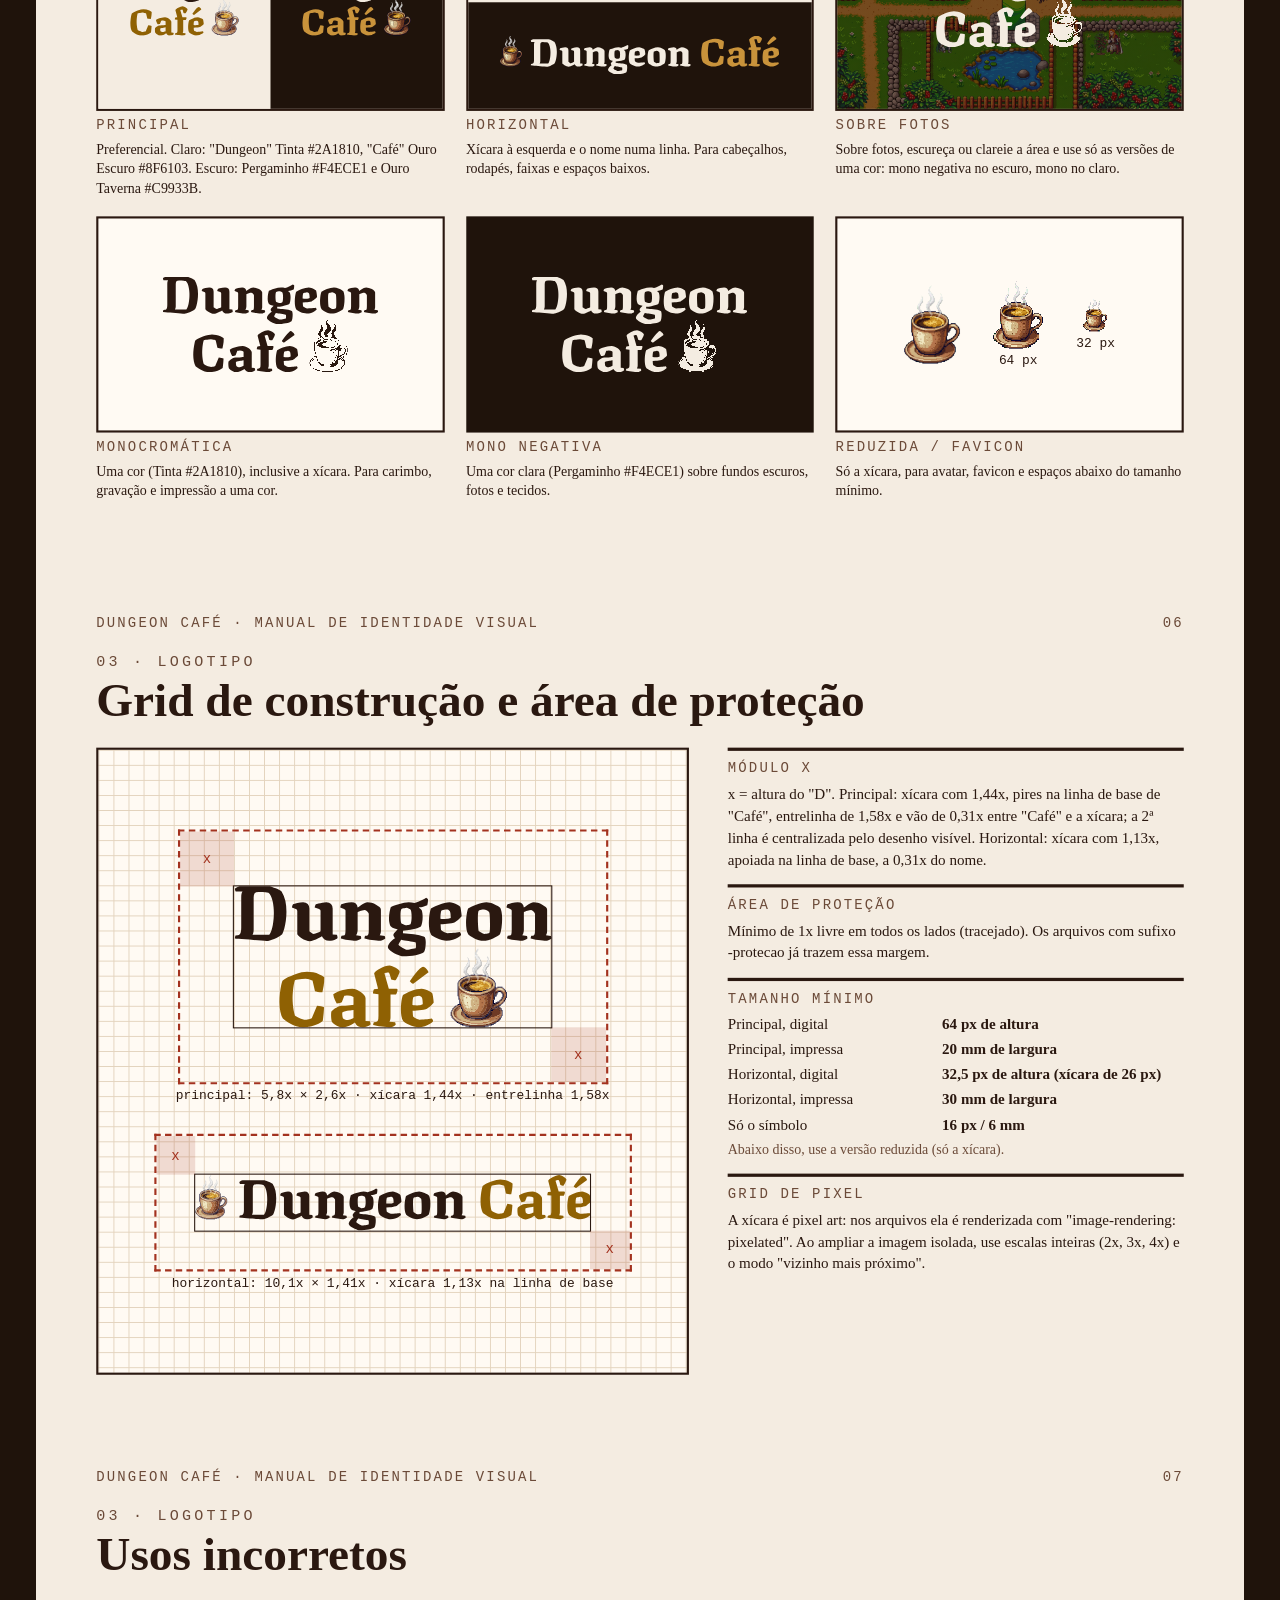
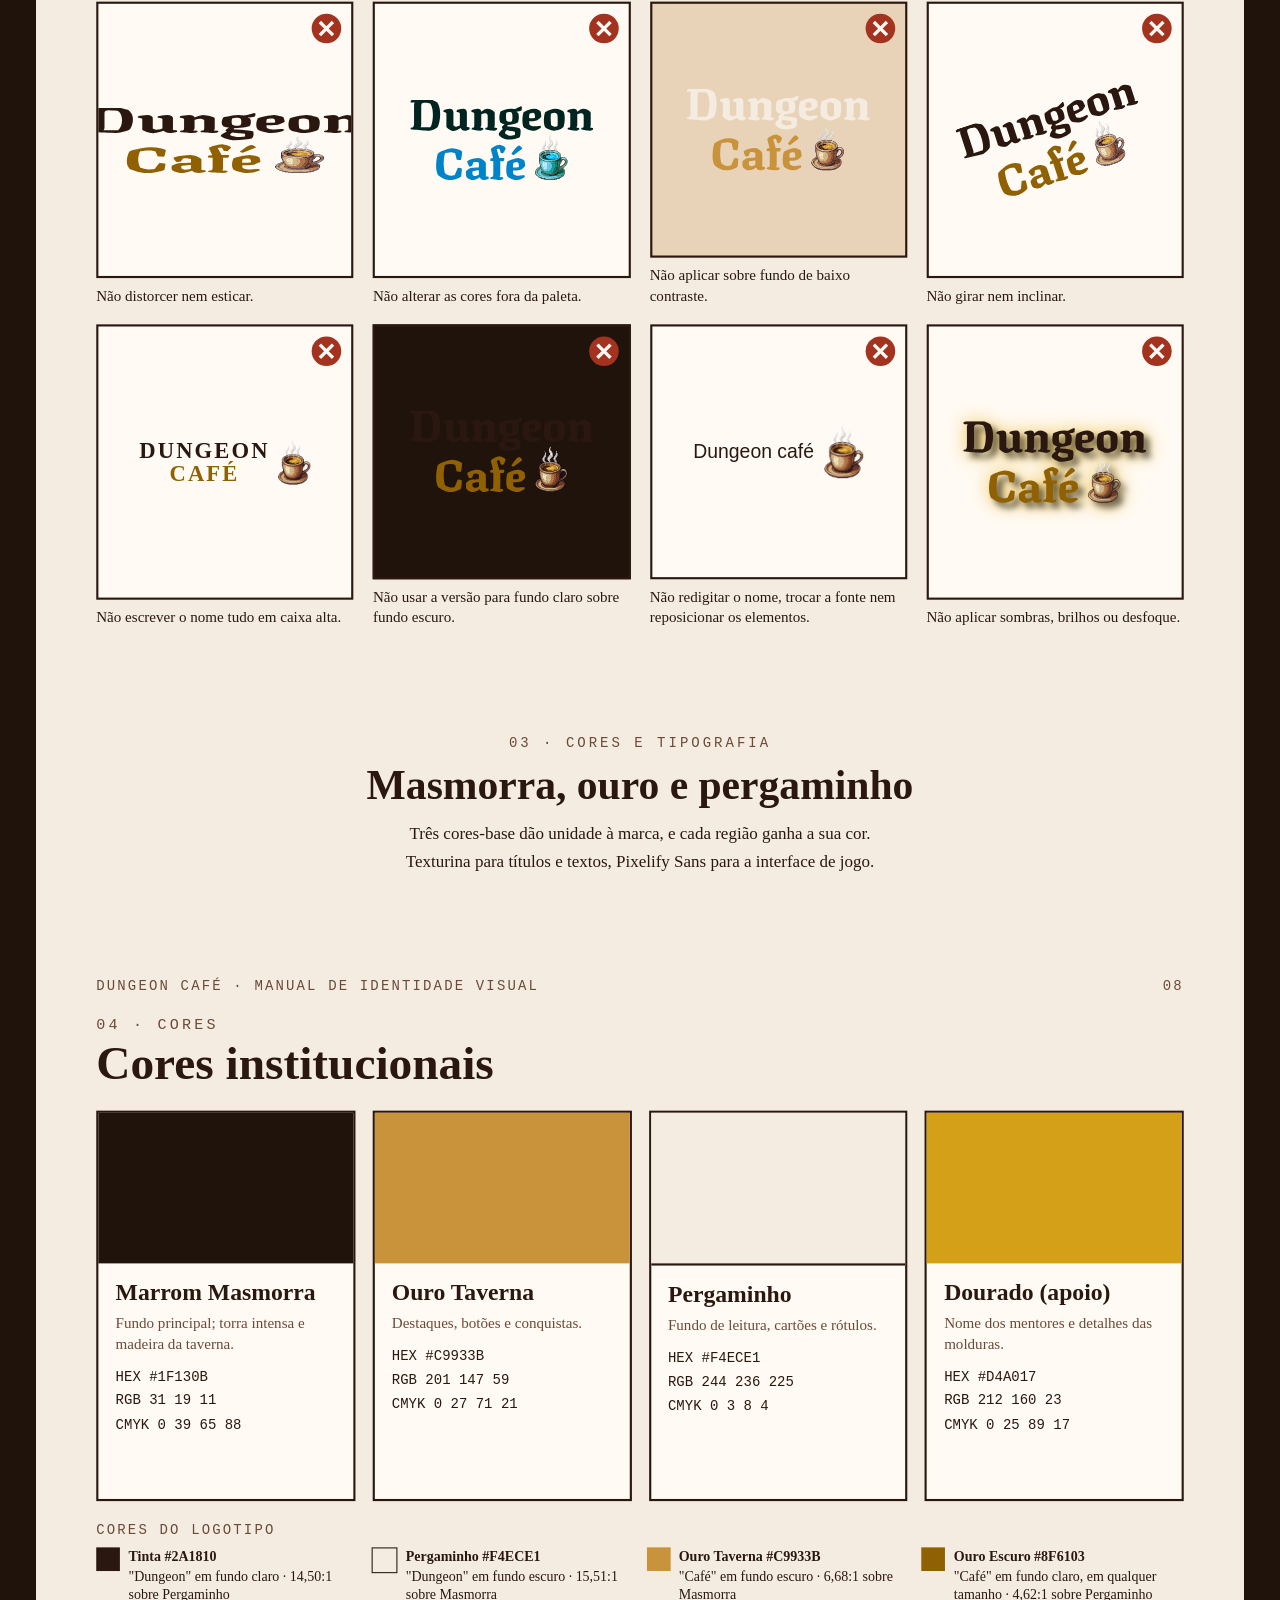
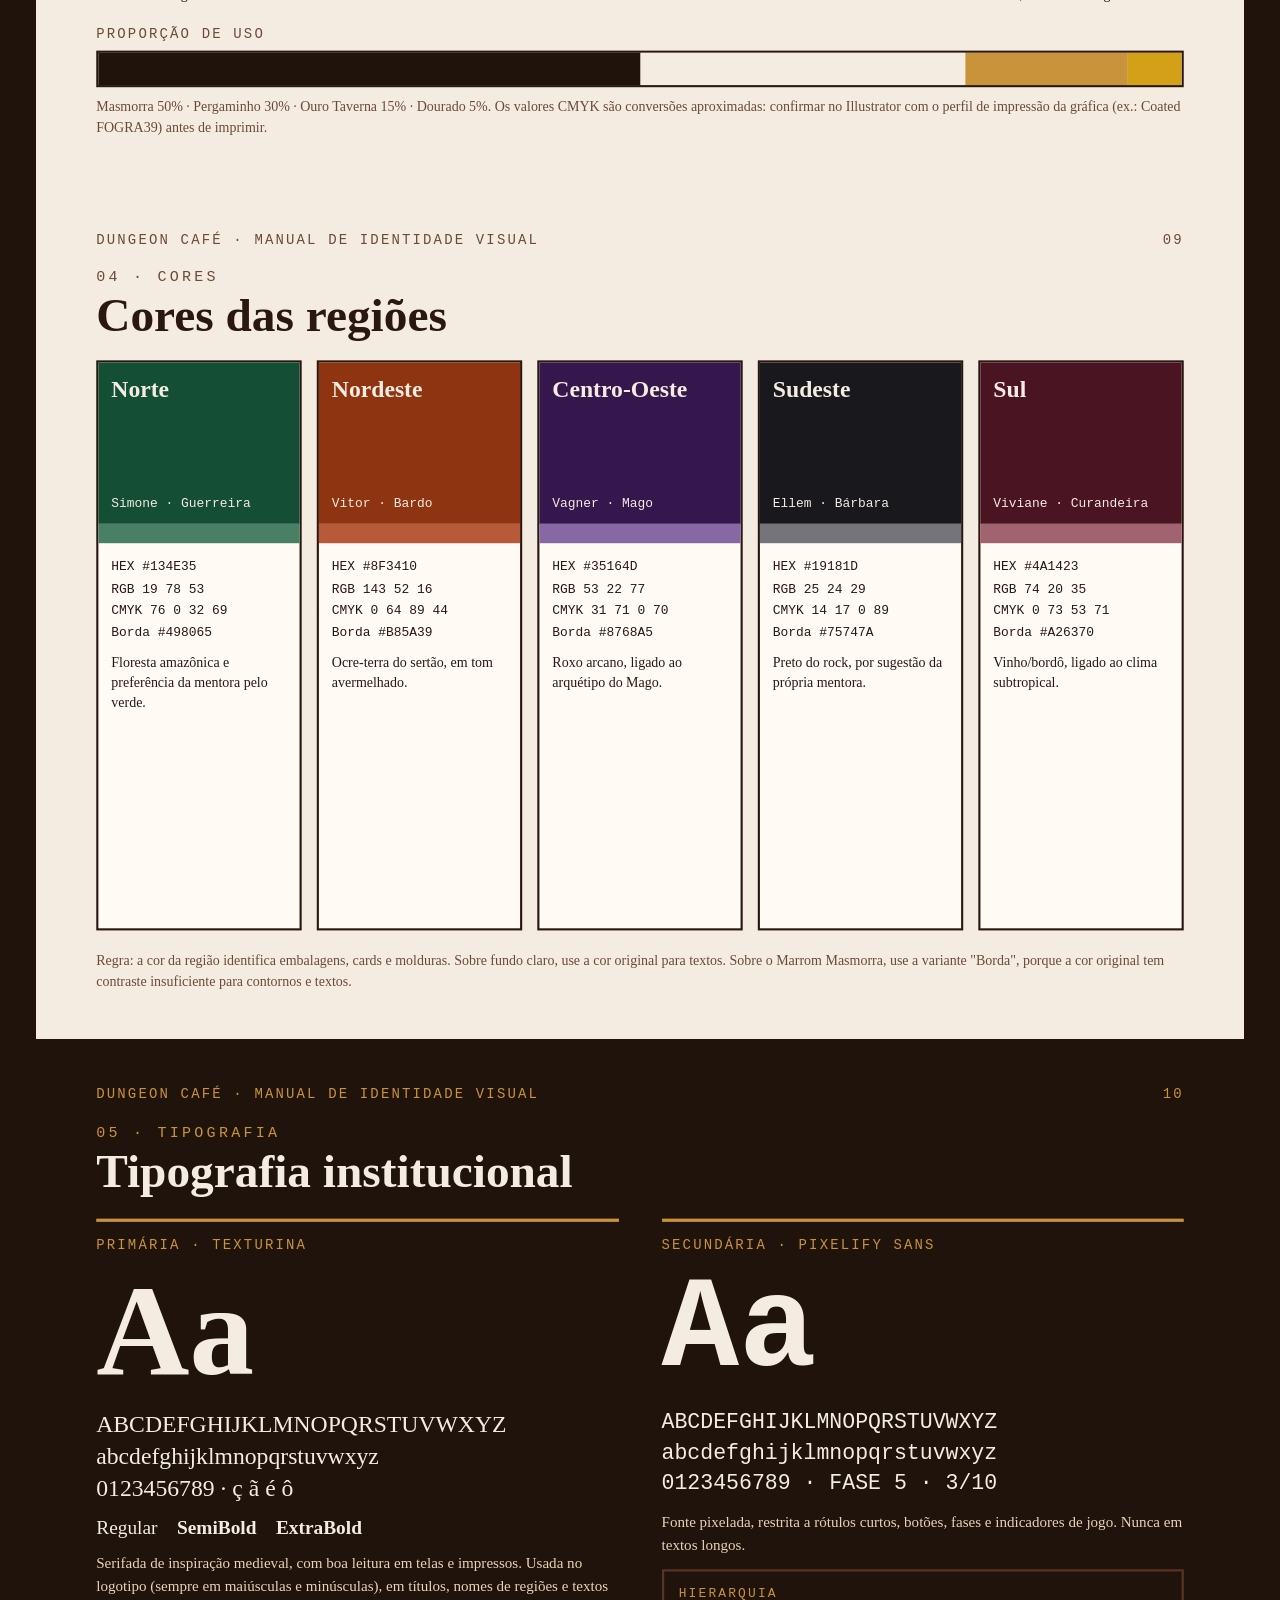
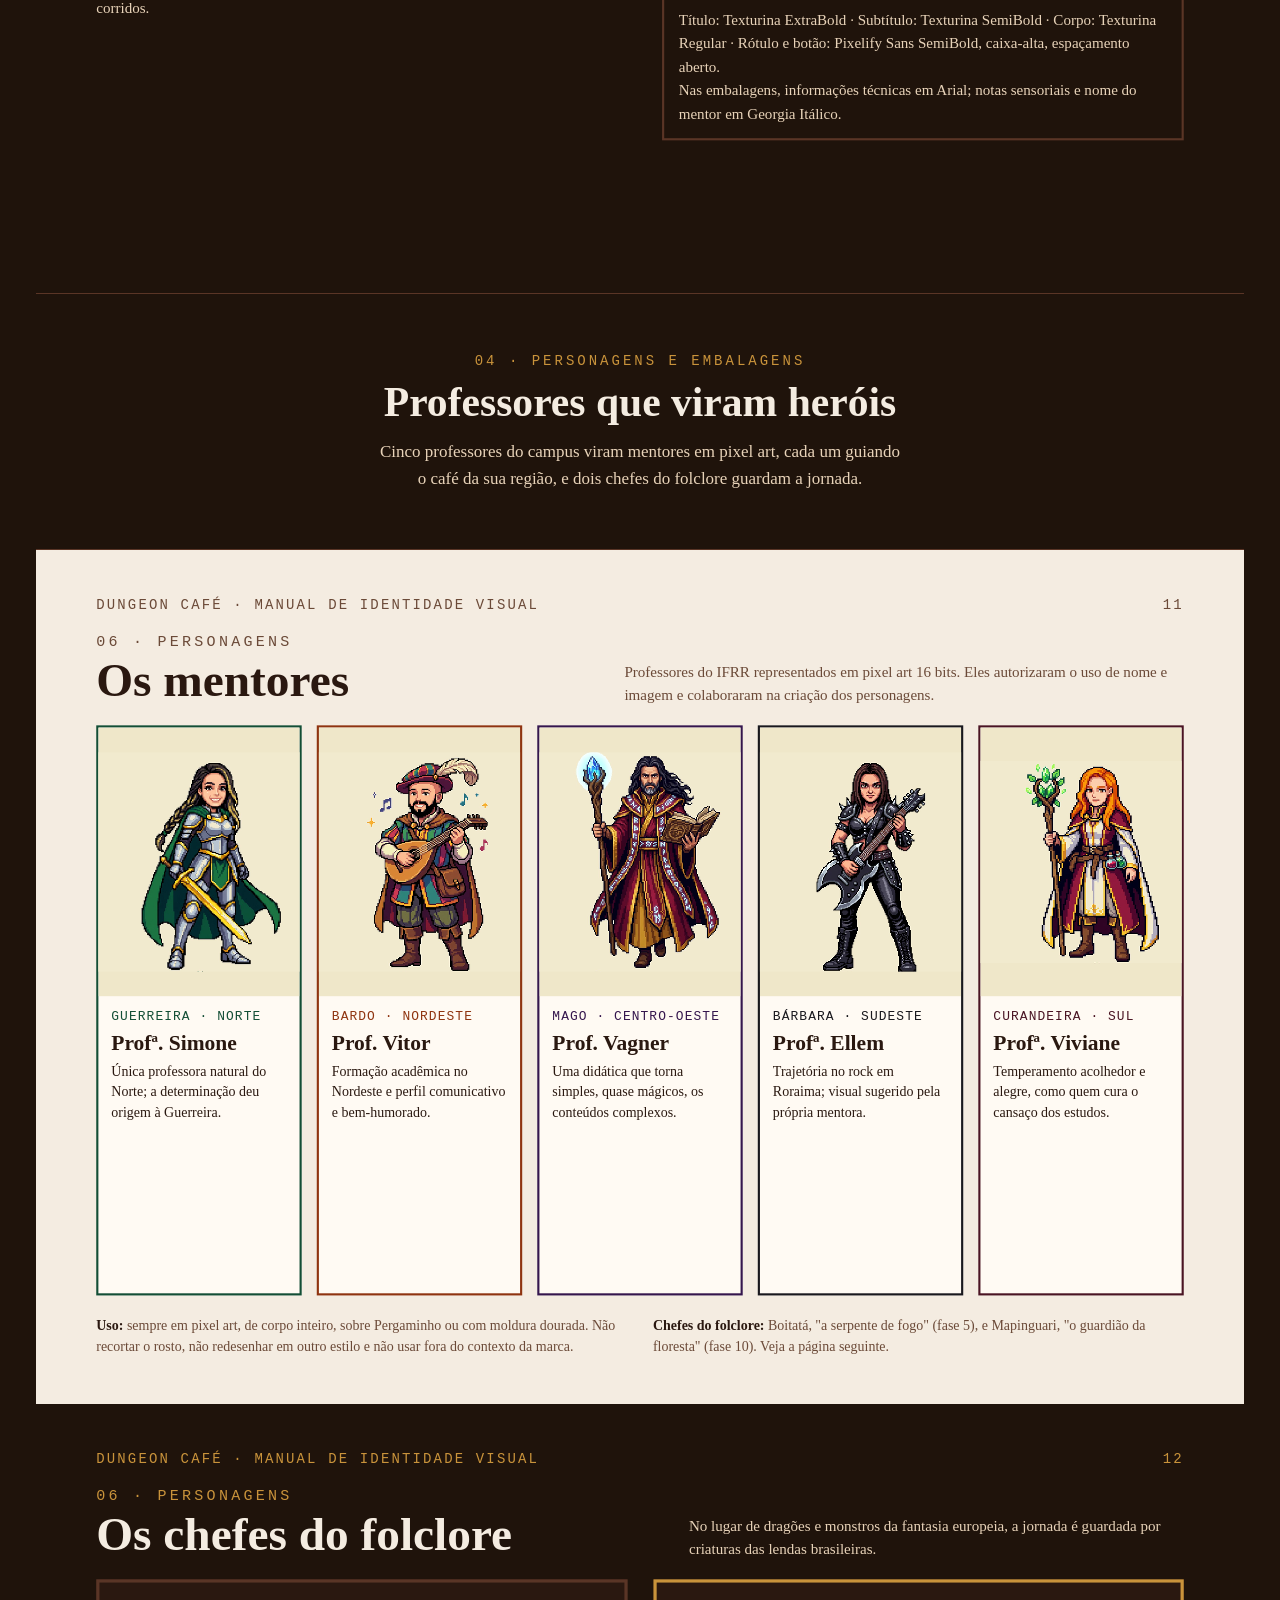
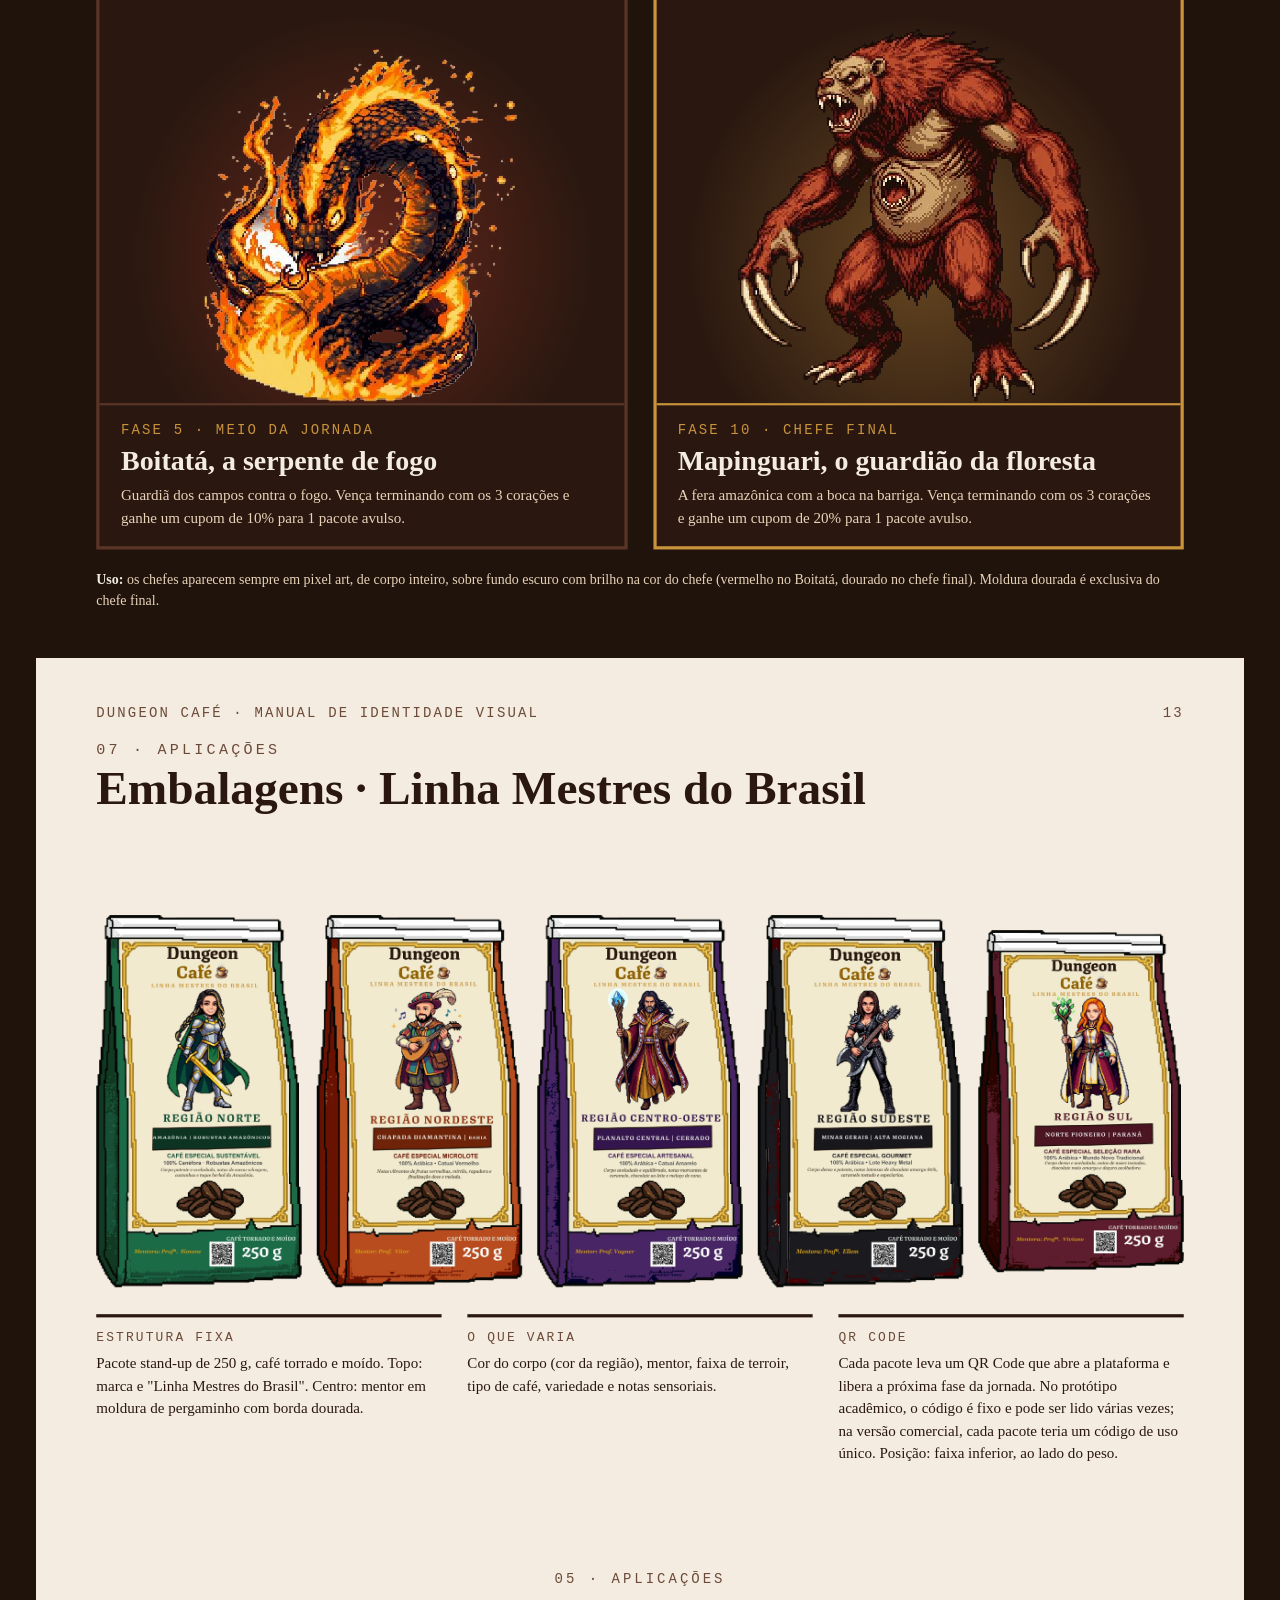
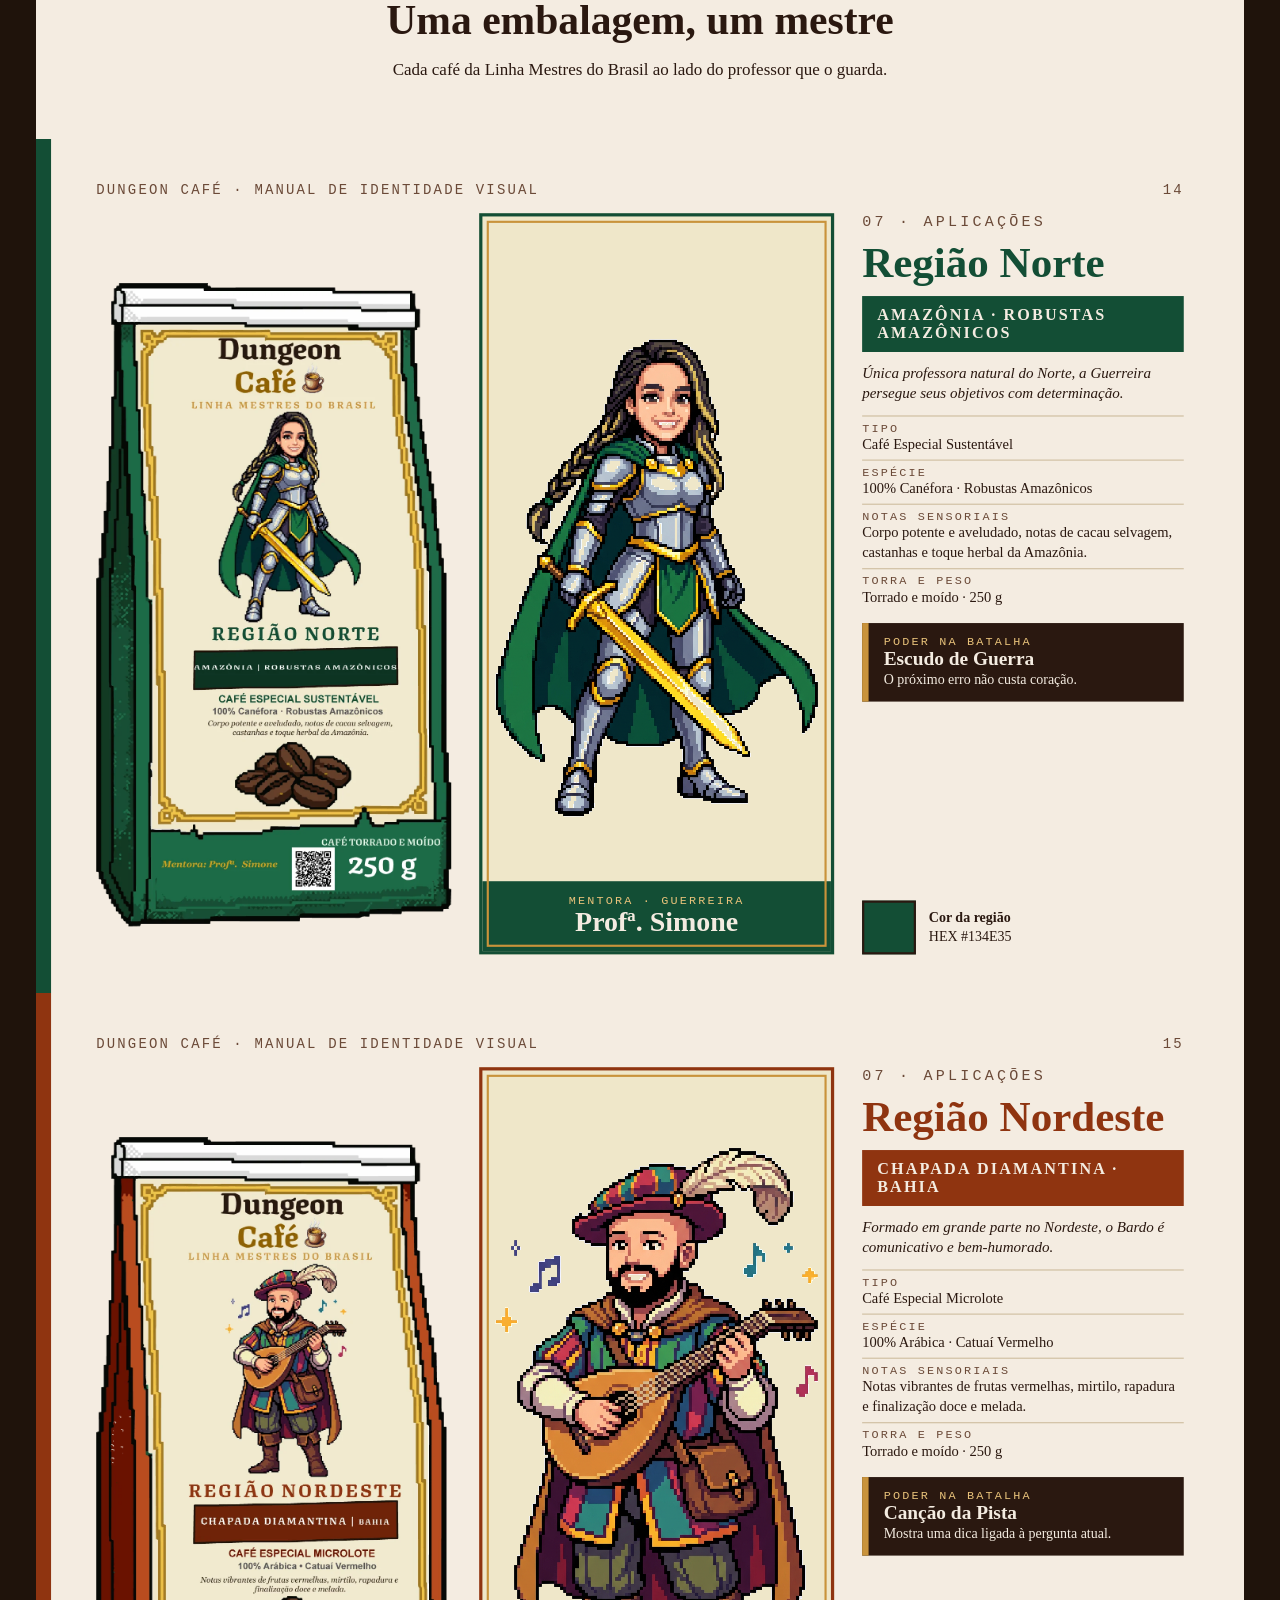
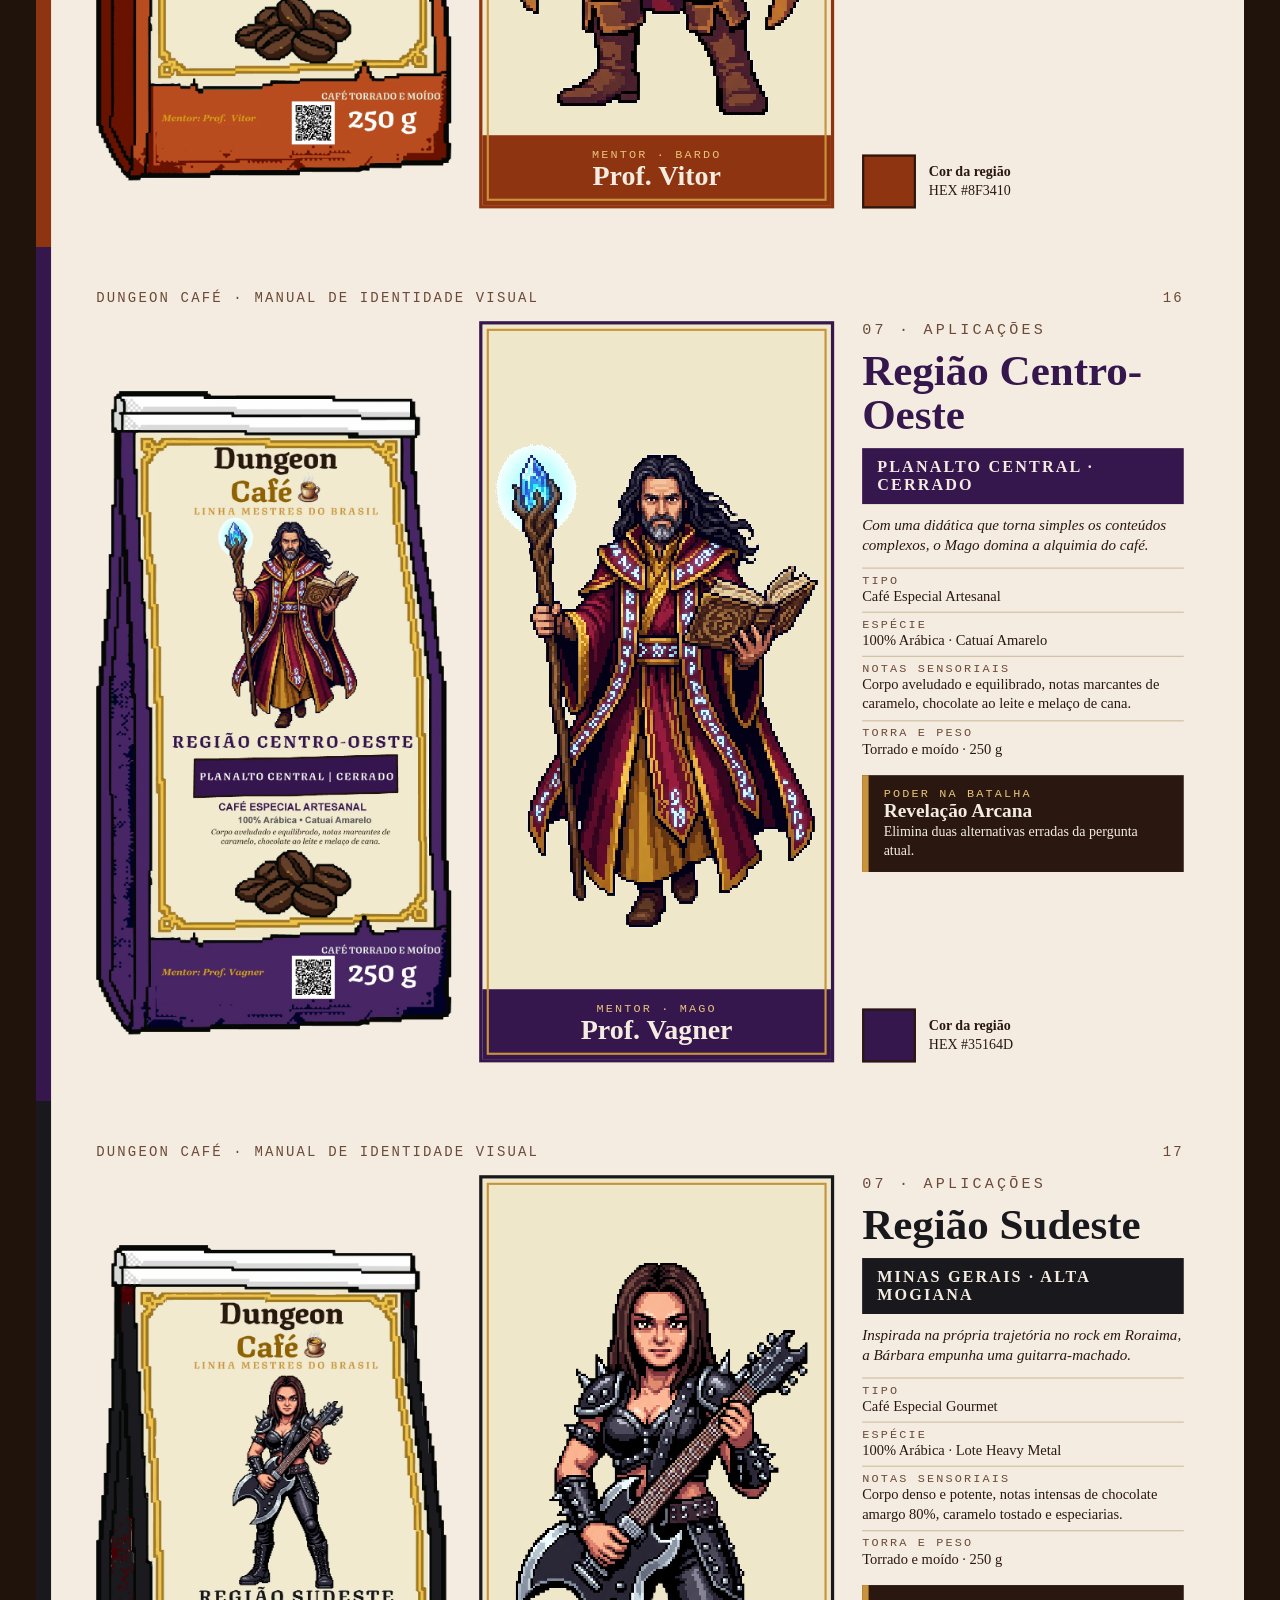
<file: brandbook.html>
<!doctype html>
<html lang="pt-BR">
<head>
<meta charset="utf-8">
<!-- CSP: só o próprio site, Google Fonts e o VLibras (vlibras.gov.br + jsDelivr do VLibras), igual ao app.
     O PostHog que o VLibras tenta carregar fica bloqueado de propósito. Sem scripts inline: use js/. -->
<meta http-equiv="Content-Security-Policy" content="default-src 'self'; script-src 'self' https://vlibras.gov.br https://cdn.jsdelivr.net/gh/spbgovbr-vlibras/; style-src 'self' 'unsafe-inline' https://fonts.googleapis.com https://vlibras.gov.br https://cdn.jsdelivr.net/gh/spbgovbr-vlibras/; font-src 'self' data: https://fonts.gstatic.com https://vlibras.gov.br https://cdn.jsdelivr.net/gh/spbgovbr-vlibras/; img-src 'self' data: blob: https://vlibras.gov.br https://cdn.jsdelivr.net/gh/spbgovbr-vlibras/; connect-src 'self' https://vlibras.gov.br https://cdn.jsdelivr.net/gh/spbgovbr-vlibras/; frame-src https://vlibras.gov.br https://cdn.jsdelivr.net/gh/spbgovbr-vlibras/; media-src 'self'; object-src 'none'; base-uri 'self'; form-action 'self'">
<meta name="viewport" content="width=device-width, initial-scale=1">
<title>Brandbook · Dungeon Café</title>
<meta name="description" content="Manual de identidade visual do Dungeon Café: conceito, logotipo, cores, tipografia, mentores, embalagens e aplicações.">
<meta name="theme-color" content="#1F130B">
<link rel="icon" href="assets/img/favicon.png">
<link rel="preconnect" href="https://fonts.googleapis.com">
<link rel="preconnect" href="https://fonts.gstatic.com" crossorigin>
<link href="https://fonts.googleapis.com/css2?family=Texturina:opsz,wght@12..72,400;12..72,600;12..72,800&family=Pixelify+Sans:wght@400;600&display=swap" rel="stylesheet">
<style>
  :root{
    --masmorra:#1F130B; --masmorra-2:#2A1810; --madeira:#5A3526;
    --ouro:#C9933B; --ouro-escuro:#8F6103; --pergaminho:#F4ECE1; --papel:#FFFAF3;
    --latte:#E8D3B9; --tinta:#2A1810; --tinta-suave:#6B4A38;
    --serif:'Texturina', Georgia, serif; --pixel:'Pixelify Sans', 'Courier New', monospace;
    --max:1240px;
  }
  *{box-sizing:border-box}
  html{scroll-behavior:smooth}
  body{margin:0;background:var(--masmorra);color:var(--pergaminho);font-family:var(--serif);font-size:17px;line-height:1.6}
  img{max-width:100%;display:block}
  a{color:inherit}
  :focus-visible{outline:3px solid var(--ouro);outline-offset:3px}
  .skip{position:absolute;left:-999px;top:8px;background:var(--ouro);color:var(--masmorra);padding:8px 14px;font-family:var(--pixel);z-index:20}
  .skip:focus{left:8px}

  /* Cabeçalho: cópia do cabeçalho da home (css/style.css, seção Topbar + menu até 880 px).
     Todos os seletores começam em .topbar e os tokens ficam no próprio .topbar,
     para não alcançar as pranchas nem o restante desta página. */
  html{scroll-padding-top:80px}
  .topbar{
    --roast-900:#170d07; --roast-800:#1f130b; --roast-600:#402717;
    --gold:#c9933b; --gold-light:#e9b25f; --gold-dark:#8f6103;
    --parchment:#f4ece1; --latte:#e8d3b9; --shadow:#000;
    --topbar-h:68px; --container:1160px; --font-pixel:'Pixelify Sans','Courier New',monospace;
    position:sticky;top:0;z-index:10;height:var(--topbar-h);
    display:flex;align-items:center;justify-content:space-between;
    padding-inline:max(16px,calc((100% - var(--container)) / 2));
    background:color-mix(in srgb,var(--roast-900) 72%,transparent);backdrop-filter:blur(8px);
    border-bottom:2px solid color-mix(in srgb,var(--gold) 25%,transparent);
    font-family:'Texturina',Georgia,serif;font-size:17px;line-height:1.6;
  }
  .topbar :focus-visible{outline-color:var(--gold-light)}
  .topbar .brand{display:inline-flex;align-items:center;gap:8px;text-decoration:none}
  .topbar .brand img{width:auto;height:32.5px}  /* logotipo horizontal oficial: xícara com 26 px */
  .topbar .nav{display:flex;align-items:center;gap:28px}
  .topbar .nav a:not(.btn){text-decoration:none;font-weight:600;color:var(--latte);position:relative}
  .topbar .nav a:not(.btn)::after{content:"";position:absolute;left:0;right:0;bottom:-4px;height:2px;background:var(--gold);transform:scaleX(0);transform-origin:left;transition:transform .2s ease}
  .topbar .nav a:not(.btn):hover::after,.topbar .nav a[aria-current="page"]::after{transform:scaleX(1)}
  .topbar .nav a[aria-current="page"]{color:var(--gold)}
  /* .btn da home (o .btn desta página tem outro visual: aqui ele é reescrito por completo) */
  .topbar .btn{display:inline-flex;align-items:center;justify-content:center;gap:8px;min-height:0;padding:8px 16px;
    font-family:var(--font-pixel);font-size:.9375rem;font-weight:600;letter-spacing:.04em;text-decoration:none;
    color:var(--roast-800);background:var(--gold);border:0;border-radius:2px;
    box-shadow:inset 0 -4px 0 color-mix(in srgb,var(--shadow) 25%,transparent),0 4px 0 var(--gold-dark);
    cursor:pointer;transition:transform .08s ease,filter .15s ease,box-shadow .08s ease}
  .topbar .btn:hover{filter:brightness(1.08);transform:none}
  .topbar .btn:active{transform:translateY(3px);box-shadow:inset 0 -2px 0 color-mix(in srgb,var(--shadow) 25%,transparent),0 1px 0 var(--gold-dark)}
  .topbar .nav-toggle{display:none;width:44px;height:44px;background:transparent;border:0;cursor:pointer;position:relative}
  .topbar .nav-toggle__bar,.topbar .nav-toggle__bar::before,.topbar .nav-toggle__bar::after{position:absolute;left:10px;right:10px;height:3px;background:var(--parchment);content:"";transition:transform .2s ease,background .2s ease}
  .topbar .nav-toggle__bar{top:50%;transform:translateY(-50%)}
  .topbar .nav-toggle__bar::before{left:0;right:0;top:-9px}
  .topbar .nav-toggle__bar::after{left:0;right:0;top:9px}
  .topbar .nav-toggle[aria-expanded="true"] .nav-toggle__bar{background:transparent}
  .topbar .nav-toggle[aria-expanded="true"] .nav-toggle__bar::before{transform:translateY(9px) rotate(45deg)}
  .topbar .nav-toggle[aria-expanded="true"] .nav-toggle__bar::after{transform:translateY(-9px) rotate(-45deg)}
  @media (max-width:960px){ .topbar .nav{gap:18px} }
  @media (max-width:880px){
    .topbar .nav-toggle{display:block}
    .topbar .nav{position:absolute;top:var(--topbar-h);left:0;right:0;flex-direction:column;align-items:stretch;gap:0;padding:8px 16px 20px;background:var(--roast-900);border-bottom:2px solid color-mix(in srgb,var(--gold) 25%,transparent);display:none}
    .topbar .nav.is-open{display:flex}
    .topbar .nav a:not(.btn){padding:14px 4px;border-bottom:1px solid color-mix(in srgb,var(--latte) 10%,transparent)}
    .topbar .nav a:not(.btn)::after{display:none}
    .topbar .nav .btn{margin-top:14px}
  }

  /* Botões de jogo */
  .btn{display:inline-flex;align-items:center;gap:10px;min-height:46px;padding:10px 18px;font-family:var(--pixel);font-weight:600;font-size:15px;letter-spacing:.5px;text-decoration:none;border:2px solid var(--ouro);border-radius:2px;transition:transform .08s, box-shadow .08s}
  .btn--ouro{background:var(--ouro);color:var(--masmorra);box-shadow:0 4px 0 var(--ouro-escuro)}
  .btn--linha{background:transparent;color:var(--pergaminho);box-shadow:0 4px 0 var(--madeira)}
  .btn:hover{transform:translateY(-1px)}
  .btn:active{transform:translateY(3px);box-shadow:0 1px 0 var(--ouro-escuro)}
  .btn svg{width:18px;height:18px;flex-shrink:0}
  .btn small{font-family:var(--serif);font-weight:400;font-size:13px;opacity:.85}

  /* Capa do projeto (estilo Behance) */
  .capa{max-width:var(--max);margin:0 auto;padding:56px 16px 36px;display:grid;grid-template-columns:minmax(0,1.4fr) minmax(0,1fr);gap:40px;align-items:end}
  .eyebrow{font-family:var(--pixel);font-size:14px;letter-spacing:3px;color:var(--ouro);text-transform:uppercase}
  .capa h1{margin:10px 0 14px;font-size:clamp(2.3rem,5vw,4.2rem);line-height:1.02;font-weight:800}
  .capa h1 span{color:var(--ouro)}
  .capa p{margin:0;max-width:58ch;color:var(--latte);font-size:18px}
  .acoes{display:flex;flex-wrap:wrap;gap:14px;margin-top:26px}
  .ficha{border:2px solid var(--madeira);background:var(--masmorra-2);padding:20px 22px;display:grid;gap:14px;font-size:15px}
  .ficha dt{font-family:var(--pixel);font-size:12px;letter-spacing:2px;color:var(--ouro);text-transform:uppercase}
  .ficha dd{margin:2px 0 0;color:var(--latte)}
  .tags{display:flex;flex-wrap:wrap;gap:6px;margin-top:6px}
  .tags span{font-family:var(--pixel);font-size:13px;padding:4px 9px;background:var(--masmorra);border:1px solid var(--madeira);color:var(--pergaminho)}

  /* Projeto: pranchas empilhadas */
  .projeto{max-width:var(--max);margin:0 auto;padding:0 16px 56px}
  .prancha{margin:0;background:var(--masmorra-2)}
  .prancha:not(.prancha--html) img{width:100%;height:auto}
  .prancha + .prancha{margin-top:0}
  .prancha--html{position:relative;aspect-ratio:1123/794;overflow:hidden}
  .prancha--html .pg{position:absolute;top:0;left:0;width:1123px;height:794px;transform-origin:0 0;transform:scale(var(--s,1))}
  .prancha--html .pg h2{font-family:inherit}
  .prancha--html .pg{font-size:16px;line-height:normal}
  .prancha--html .pg,.prancha--html .pg *{box-sizing:content-box}
  .prancha--html .pg img{max-width:none;display:inline}
  .respiro{background:var(--pergaminho);color:var(--tinta);padding:56px clamp(20px,8vw,120px);text-align:center}
  .respiro .eyebrow{color:var(--tinta-suave)}
  .respiro h2{margin:8px 0 12px;font-size:clamp(1.8rem,3.4vw,2.6rem);line-height:1.1;font-weight:800}
  .respiro p{margin:0 auto;max-width:62ch;color:var(--tinta);font-size:17px}
  .respiro--escuro{background:var(--masmorra);color:var(--pergaminho);border-top:1px solid var(--madeira);border-bottom:1px solid var(--madeira)}
  .respiro--escuro .eyebrow{color:var(--ouro)}
  .respiro--escuro p{color:var(--latte)}

  /* Fechamento */
  .fim{max-width:var(--max);margin:0 auto;padding:0 16px 64px}
  .fim__box{border:3px solid var(--ouro);padding:40px 24px;text-align:center;display:flex;flex-direction:column;align-items:center;gap:14px}
  .fim__box img{width:60px;height:84px;object-fit:contain}
  .fim__box h2{margin:0;font-size:clamp(1.6rem,3vw,2.3rem);font-weight:800}
  .fim__box p{margin:0;color:var(--latte);max-width:56ch}
  .rodape{border-top:1px solid var(--madeira);padding:22px 16px;text-align:center;font-size:14px;color:var(--latte)}

  @media (max-width:860px){
    .capa{grid-template-columns:1fr;padding-top:36px}
  }
  @media (prefers-reduced-motion:reduce){html{scroll-behavior:auto}.btn{transition:none}}
  .sr-only{position:absolute;width:1px;height:1px;padding:0;margin:-1px;overflow:hidden;clip:rect(0 0 0 0);white-space:nowrap;border:0}
  .aviso-mobile{display:none}
  @media (max-width:760px){
    .aviso-mobile{display:block;margin:0;padding:14px 16px;background:var(--masmorra-2);border-top:1px solid var(--madeira);border-bottom:1px solid var(--madeira);color:var(--latte);font-size:15px;line-height:1.5;text-align:center}
    .aviso-mobile a{color:var(--ouro);font-weight:700}
    .prancha--html{cursor:zoom-in}
  }
  .zoom{padding:0;border:0;width:100vw;height:100dvh;max-width:none;max-height:none;margin:0;background:var(--masmorra);color:var(--pergaminho)}
  .zoom::backdrop{background:rgb(0 0 0 / .8)}
  .zoom__barra{position:sticky;top:0;left:0;z-index:2;display:flex;justify-content:space-between;align-items:center;gap:12px;padding:10px 16px;background:var(--masmorra);border-bottom:1px solid var(--madeira);font-size:14px}
  .zoom__barra button{font:inherit;font-weight:700;background:var(--ouro);color:var(--masmorra);border:0;padding:8px 14px;cursor:pointer}
  .zoom__area{overflow:auto;height:calc(100dvh - 56px);-webkit-overflow-scrolling:touch}
  .zoom__box{position:relative;overflow:hidden}
  .zoom__box .pg{position:absolute;top:0;left:0;width:1123px;height:794px;transform-origin:0 0;font-size:16px;line-height:normal}
  .zoom__box .pg,.zoom__box .pg *{box-sizing:content-box}
  .zoom__box .pg img{max-width:none;display:inline}

  /* Ferramentas e autoria */
  .autoria{max-width:var(--max);margin:0 auto;padding:8px 16px 64px;background:var(--masmorra);text-align:center}
  .autoria h2{margin:8px 0 32px;font-size:clamp(1.6rem,3vw,2.3rem);line-height:1.1;font-weight:800;color:var(--pergaminho)}
  .autoria__lista{list-style:none;margin:0;padding:0;display:flex;flex-wrap:wrap;justify-content:center;gap:32px}
  .autoria__item{width:150px;display:flex;flex-direction:column;align-items:center;gap:4px}
  .autoria__icone{width:72px;height:72px;margin-bottom:6px;border:3px solid var(--ouro);border-radius:50%;
    display:grid;place-items:center;background:var(--bg);color:var(--fg);
    font-family:Arial,Helvetica,sans-serif;font-weight:700;font-size:26px;line-height:1;letter-spacing:-.5px}
  .autoria__icone svg{width:58%;height:58%;fill:var(--fg)}
  .autoria__icone--ps{--bg:#001E36;--fg:#31A8FF}
  .autoria__icone--ai{--bg:#330000;--fg:#FF9A00}
  .autoria__icone--ff{--bg:#2B0A0A;--fg:#FF4E3A}
  .autoria__icone--ag{--bg:#0B1F33;--fg:#7CC4FA}
  .autoria__icone--ge{--bg:#1B1B3A;--fg:#A8C7FA}
  .autoria__icone--claude{--bg:#F4ECE1;--fg:#D97757}
  .autoria__foto{object-fit:cover;background:var(--masmorra-2)}
  .autoria__nome{font-family:var(--serif);font-weight:600;font-size:16px;line-height:1.3;color:var(--pergaminho)}
  .autoria__papel{font-family:var(--pixel);font-size:12px;line-height:1.4;letter-spacing:1px;text-transform:uppercase;color:var(--ouro)}
  .autoria__nota{max-width:62ch;margin:32px auto 0;font-size:14px;line-height:1.6;color:var(--latte);text-align:center}
  @media (max-width:760px){
    .autoria__item{width:calc((100% - 64px) / 3)}  /* 3 por linha com gap de 32 px */
    .autoria__icone{width:60px;height:60px;font-size:22px}
  }
</style>
  <!-- Menu de Acessibilidade (cópia de dungeon-cafe-app/frontend/src/acessibilidade; não edite aqui) -->
  <link rel="stylesheet" href="css/acessibilidade.css">
  <script src="js/acessibilidade.js" defer></script>
</head>
<body>
<a class="skip" href="#projeto">Pular para o brandbook</a>

<!-- Cabeçalho igual ao da home; links de seção apontam para index.html#secao -->
<header class="topbar">
  <a class="brand" href="index.html" aria-label="Dungeon Café — início">
    <img src="assets/img/logo/logo-horizontal-escuro.svg" alt="" width="233" height="33">
  </a>

  <button class="nav-toggle" type="button" aria-expanded="false" aria-controls="menu">
    <span class="sr-only">Abrir menu</span>
    <span class="nav-toggle__bar"></span>
  </button>

  <nav id="menu" class="nav" aria-label="Principal">
    <a href="index.html#jornada">A Jornada</a>
    <a href="index.html#regioes">As Regiões</a>
    <a href="index.html#mentores">Os Mentores</a>
    <a href="index.html#planos">Assinatura</a>
    <a href="brandbook.html" aria-current="page">Brandbook</a>
    <a class="btn btn--small btn--gold" href="https://dungeon-cafe-app.pages.dev/entrar">Entrar</a>
  </nav>
</header>

<main>
  <section class="capa" aria-labelledby="titulo">
    <div>
      <div class="eyebrow">Projeto de identidade visual · 2026</div>
      <h1 id="titulo">Dungeon Café <span>Brandbook</span></h1>
      <p>Identidade visual de um clube de cafés especiais para a comunidade do IFRR, que mistura RPG em pixel art, folclore brasileiro e as cinco regiões cafeeiras do país, com professores do campus como mentores.</p>
      <div class="acoes">
        <a class="btn btn--ouro" href="assets/downloads/Dungeon_Cafe_Manual_de_Identidade_Visual.pdf" download>
          <svg viewBox="0 0 24 24" fill="none" stroke="currentColor" stroke-width="2.5" aria-hidden="true"><path d="M12 3v12M6 10l6 6 6-6M4 21h16"/></svg>
          Baixar PDF <small>11,9 MB</small>
        </a>
        <a class="btn btn--linha" href="assets/downloads/Dungeon_Cafe_Manual_de_Identidade_Visual.pptx" download>
          <svg viewBox="0 0 24 24" fill="none" stroke="currentColor" stroke-width="2.5" aria-hidden="true"><path d="M12 3v12M6 10l6 6 6-6M4 21h16"/></svg>
          Baixar PowerPoint <small>10,3 MB</small>
        </a>
        <a class="btn btn--linha" href="assets/downloads/Dungeon_Cafe_Artigo_PD2026.pdf" download>
          <svg viewBox="0 0 24 24" fill="none" stroke="currentColor" stroke-width="2.5" aria-hidden="true"><path d="M12 3v12M6 10l6 6 6-6M4 21h16"/></svg>
          Baixar artigo (PDF) <small>1,3 MB</small>
        </a>
        <a class="btn btn--linha" href="assets/downloads/Dungeon_Cafe_Briefing.pdf" download>
          <svg viewBox="0 0 24 24" fill="none" stroke="currentColor" stroke-width="2.5" aria-hidden="true"><path d="M12 3v12M6 10l6 6 6-6M4 21h16"/></svg>
          Baixar briefing (PDF) <small>0,1 MB</small>
        </a>
      </div>
    </div>
    <dl class="ficha">
      <div><dt>Autor</dt><dd>Bruno Freitas de Souza</dd></div>
      <div><dt>Contexto</dt><dd>Projeto de Extensão 2 · Tecnólogo em Design Gráfico · IFRR Campus Boa Vista Zona Oeste</dd></div>
      <div><dt>Orientação</dt><dd>Prof. Vagner Martins</dd></div>
      <div><dt>Áreas e ferramentas</dt>
        <dd class="tags"><span>Branding</span><span>Identidade visual</span><span>Embalagem</span><span>UI</span><span>Illustrator</span><span>Photoshop</span><span>Firefly</span><span>HTML/CSS</span></dd>
      </div>
    </dl>
  </section>

  <p class="aviso-mobile">No celular, toque numa página para ampliar, gire a tela ou <a href="assets/downloads/Dungeon_Cafe_Manual_de_Identidade_Visual.pdf" download>baixe o PDF</a>.</p>
  <noscript><p class="aviso-mobile" style="display:block">As páginas abaixo precisam de JavaScript para se ajustar à tela. <a href="assets/downloads/Dungeon_Cafe_Manual_de_Identidade_Visual.pdf" download>Baixe o manual em PDF</a>.</p></noscript>
  <section class="projeto" id="projeto" aria-label="Pranchas do manual de identidade visual">
    <figure class="prancha prancha--html" aria-label="Página 01 do manual: Capa"><div class="pg"><div style="width: 1123px; height: 794px; box-sizing: border-box; padding: 36px; background: #1F130B; font-family: 'Texturina', Georgia, serif; color: #F4ECE1;">
<div style="height: 100%; box-sizing: border-box; border: 3px solid #C9933B; outline: 2px solid #5A3526; outline-offset: -12px; display: flex; flex-direction: column; align-items: center; justify-content: space-between; padding: 48px 56px;">
<div style="font-family: 'Pixelify Sans', monospace; font-size: 14px; letter-spacing: 4px; color: #C9933B;">LINHA MESTRES DO BRASIL · IFRR ZONA OESTE</div>
<div style="display: flex; flex-direction: column; align-items: center; gap: 14px;">
<h2 style="margin: 0; line-height: 0;"><img loading="lazy" src="assets/img/logo/logo-principal-escuro.svg" alt="Dungeon Café" style="width: 540px; height: 241px;"></h2>
<div style="width: 360px; height: 3px; background: #C9933B; margin-top: 8px;"></div>
<div style="font-weight: 600; font-size: 30px; color: #E8D3B9;">Manual de Identidade Visual</div>
</div>
<div style="display: flex; justify-content: space-between; width: 100%; font-size: 14px; color: #E8D3B9;">
<span>Bruno Freitas de Souza</span>
<span>Projeto de Extensão 2 · Tecnólogo em Design Gráfico · IFRR · 2026</span>
<span style="display: flex; align-items: center; gap: 12px;"><img loading="lazy" src="assets/img/qr-site.svg" alt="QR Code do manual digital" style="width: 72px; height: 72px; image-rendering: pixelated;"><span style="text-align: left; line-height: 1.4;">Manual digital<br>Versão 1.2</span></span>
</div>
</div>
</div></div></figure>

    <div class="respiro">
      <div class="eyebrow">01 · Conceito</div>
      <h2>Café, RPG e folclore</h2>
      <p>Cada xícara é uma poção de foco e cada pacote, uma fase conquistada. A marca nasce da taverna dos RPGs e guia o estudante pelas cinco regiões cafeeiras do Brasil.</p>
    </div>

    <figure class="prancha prancha--html" aria-label="Página 02 do manual: Conceito criativo"><div class="pg"><div style="width: 1123px; height: 794px; box-sizing: border-box; padding: 44px 56px; background: #F4ECE1; color: #2A1810; font-family: 'Texturina', Georgia, serif; display: flex; flex-direction: column; gap: 22px;">
<div style="display: flex; justify-content: space-between; font-family: 'Pixelify Sans', monospace; font-size: 13px; letter-spacing: 2px; color: #6B4A38;">
<span>DUNGEON CAFÉ · MANUAL DE IDENTIDADE VISUAL</span><span>02</span>
</div>
<div style="display: flex; flex-direction: column; gap: 6px;">
<div style="font-family: 'Pixelify Sans', monospace; font-size: 14px; letter-spacing: 3px; color: #6B4A38;">01 · CONCEITO CRIATIVO</div>
<h2 style="margin: 0; font-size: 48px; font-weight: 800; line-height: 1.05;">A jornada do herói cafeeiro</h2>
</div>
<div style="display: grid; grid-template-columns: repeat(2, minmax(0, 1fr)); gap: 40px; flex-grow: 1;">
<div style="display: flex; flex-direction: column; gap: 14px; font-size: 16px; line-height: 1.55;">
<p style="margin: 0;">O Dungeon Café é um clube de cafés especiais para a comunidade acadêmica do IFRR. A marca une duas paixões da juventude universitária, os cafés especiais brasileiros e o universo dos jogos de RPG, e transforma as pausas entre aulas em uma jornada: cada xícara é uma poção de foco, cada pacote é um nível conquistado.</p>
<p style="margin: 0;">O nome vem da <i>dungeon</i>, a masmorra dos RPGs, espaço de desafio e descoberta. A taverna, onde os aventureiros se reúnem antes de cada missão, dá o tom acolhedor da comunicação. Os mentores, inspirados em professores do campus, guiam o assinante pelas cinco regiões cafeeiras do país, e os chefes vêm do folclore brasileiro.</p>
<div style="border: 2px solid #2A1810; padding: 14px 18px; background: #FFFAF3;">
<div style="font-family: 'Pixelify Sans', monospace; font-size: 13px; letter-spacing: 2px; color: #6B4A38; margin-bottom: 6px;">MISSÃO</div>
<div style="font-size: 16px; line-height: 1.5;">Democratizar o café de especialidade brasileiro para o público jovem e universitário, por meio de uma experiência gamificada que valoriza a cafeicultura nacional, celebra o folclore e recompensa a curiosidade.</div>
</div>
</div>
<div style="display: grid; grid-template-columns: repeat(2, minmax(0, 1fr)); gap: 16px; align-content: start;">
<div style="border-top: 3px solid #2A1810; padding-top: 10px;">
<div style="font-family: 'Pixelify Sans', monospace; font-size: 13px; letter-spacing: 2px; color: #6B4A38;">PROBLEMA</div>
<div style="font-size: 15px; line-height: 1.5; margin-top: 6px;">Rotina exaustiva de estudos e café especial visto como caro e distante do estudante.</div>
</div>
<div style="border-top: 3px solid #2A1810; padding-top: 10px;">
<div style="font-family: 'Pixelify Sans', monospace; font-size: 13px; letter-spacing: 2px; color: #6B4A38;">PÚBLICO</div>
<div style="font-size: 15px; line-height: 1.5; margin-top: 6px;">Comunidade do IFRR, 18 a 34 anos, classes B2 a C2, conectada à cultura pop, aos jogos e ao colecionismo.</div>
</div>
<div style="border-top: 3px solid #2A1810; padding-top: 10px;">
<div style="font-family: 'Pixelify Sans', monospace; font-size: 13px; letter-spacing: 2px; color: #6B4A38;">POSICIONAMENTO</div>
<div style="font-size: 15px; line-height: 1.5; margin-top: 6px;">Popular, artesanal, jovem e lúdico: café especial acessível, com narrativa de RPG e repertório brasileiro.</div>
</div>
<div style="border-top: 3px solid #2A1810; padding-top: 10px;">
<div style="font-family: 'Pixelify Sans', monospace; font-size: 13px; letter-spacing: 2px; color: #6B4A38;">DIFERENCIAL</div>
<div style="font-size: 15px; line-height: 1.5; margin-top: 6px;">Educar o paladar pela gamificação: cada café conta a história de um terroir, guiado por um mentor do campus.</div>
</div>
<div style="grid-column: 1 / span 2; border-top: 3px solid #2A1810; padding-top: 10px;">
<div style="font-family: 'Pixelify Sans', monospace; font-size: 13px; letter-spacing: 2px; color: #6B4A38; margin-bottom: 10px;">PALAVRAS-CHAVE</div>
<div style="display: flex; flex-wrap: wrap; gap: 8px; font-family: 'Pixelify Sans', monospace; font-size: 15px;">
<span style="background: #1F130B; color: #F4ECE1; padding: 6px 12px;">Aventura</span>
<span style="background: #1F130B; color: #F4ECE1; padding: 6px 12px;">Alquimia</span>
<span style="background: #1F130B; color: #F4ECE1; padding: 6px 12px;">Origem</span>
<span style="background: #1F130B; color: #F4ECE1; padding: 6px 12px;">Comunidade</span>
<span style="background: #1F130B; color: #F4ECE1; padding: 6px 12px;">Energia</span>
</div>
</div>
</div>
</div>
</div></div></figure>
    <figure class="prancha prancha--html" aria-label="Página 03 do manual: Arquitetura e narrativa"><div class="pg"><div style="width: 1123px; height: 794px; box-sizing: border-box; padding: 44px 56px; background: #1F130B; color: #F4ECE1; font-family: 'Texturina', Georgia, serif; display: flex; flex-direction: column; gap: 22px;">
<div style="display: flex; justify-content: space-between; font-family: 'Pixelify Sans', monospace; font-size: 13px; letter-spacing: 2px; color: #C9933B;">
<span>DUNGEON CAFÉ · MANUAL DE IDENTIDADE VISUAL</span><span>03</span>
</div>
<div style="display: flex; flex-direction: column; gap: 6px;">
<div style="font-family: 'Pixelify Sans', monospace; font-size: 14px; letter-spacing: 3px; color: #C9933B;">02 · ARQUITETURA E NARRATIVA</div>
<h2 style="margin: 0; font-size: 44px; font-weight: 800; line-height: 1.05;">Uma marca, três níveis</h2>
</div>
<div style="display: grid; grid-template-columns: repeat(2, minmax(0, 1fr)); gap: 40px; flex-grow: 1;">
<div style="display: flex; flex-direction: column; gap: 12px;">
<div style="border: 3px solid #C9933B; padding: 16px 20px; background: #2A1810;">
<div style="font-family: 'Pixelify Sans', monospace; font-size: 13px; letter-spacing: 2px; color: #C9933B;">NÍVEL 1 · MARCA E PLATAFORMA</div>
<div style="font-size: 28px; font-weight: 800; margin-top: 4px;">Dungeon Café</div>
<div style="font-size: 15px; color: #E8D3B9; margin-top: 4px; line-height: 1.45;">Nome da empresa, do clube e da plataforma web.</div>
</div>
<div style="border: 3px solid #8A6A3A; padding: 16px 20px; margin-left: 32px; background: #2A1810;">
<div style="font-family: 'Pixelify Sans', monospace; font-size: 13px; letter-spacing: 2px; color: #C9933B;">NÍVEL 2 · PRODUTO</div>
<div style="font-size: 26px; font-weight: 800; margin-top: 4px;">Linha Mestres do Brasil</div>
<div style="font-size: 15px; color: #E8D3B9; margin-top: 4px; line-height: 1.45;">Os cinco cafés de 250 g, um por região, cada um guiado por um mentor. Os "mestres" são sempre os professores.</div>
</div>
<div style="border: 3px solid #5A3526; padding: 16px 20px; margin-left: 64px; background: #2A1810;">
<div style="font-family: 'Pixelify Sans', monospace; font-size: 13px; letter-spacing: 2px; color: #C9933B;">NÍVEL 3 · PLANOS DO ASSINANTE</div>
<div style="font-size: 24px; font-weight: 800; margin-top: 4px;">Aprendiz · Aventureiro · Herói</div>
<div style="font-size: 15px; color: #E8D3B9; margin-top: 4px; line-height: 1.45;">O plano nomeia o estágio do assinante na jornada. Há também a compra avulsa.</div>
</div>
</div>
<div style="display: flex; flex-direction: column; gap: 10px;">
<div style="font-family: 'Pixelify Sans', monospace; font-size: 13px; letter-spacing: 2px; color: #C9933B;">VOCABULÁRIO DA MARCA</div>
<div style="display: grid; grid-template-columns: 170px minmax(0, 1fr); row-gap: 0; font-size: 15px; line-height: 1.4;">
<div style="padding: 9px 0; border-bottom: 1px solid #5A3526; font-weight: 600;">Taverna</div><div style="padding: 9px 0; border-bottom: 1px solid #5A3526; color: #E8D3B9;">Área de acesso e comunidade</div>
<div style="padding: 9px 0; border-bottom: 1px solid #5A3526; font-weight: 600;">Aventureiro</div><div style="padding: 9px 0; border-bottom: 1px solid #5A3526; color: #E8D3B9;">Forma de tratar o assinante</div>
<div style="padding: 9px 0; border-bottom: 1px solid #5A3526; font-weight: 600;">Poção</div><div style="padding: 9px 0; border-bottom: 1px solid #5A3526; color: #E8D3B9;">O café, fonte de foco e restauração</div>
<div style="padding: 9px 0; border-bottom: 1px solid #5A3526; font-weight: 600;">Mentor</div><div style="padding: 9px 0; border-bottom: 1px solid #5A3526; color: #E8D3B9;">Professor que guia cada região</div>
<div style="padding: 9px 0; border-bottom: 1px solid #5A3526; font-weight: 600;">Terroir</div><div style="padding: 9px 0; border-bottom: 1px solid #5A3526; color: #E8D3B9;">Origem de cada café</div>
<div style="padding: 9px 0; border-bottom: 1px solid #5A3526; font-weight: 600;">Fases</div><div style="padding: 9px 0; border-bottom: 1px solid #5A3526; color: #E8D3B9;">Cada QR Code lido libera a próxima fase da trilha (1 a 10)</div>
<div style="padding: 9px 0; border-bottom: 1px solid #5A3526; font-weight: 600;">Chefes</div><div style="padding: 9px 0; border-bottom: 1px solid #5A3526; color: #E8D3B9;">Boitatá (fase 5) e Mapinguari (fase 10)</div>
<div style="padding: 9px 0; font-weight: 600;">Cupom</div><div style="padding: 9px 0; color: #E8D3B9;">10% (Boitatá) ou 20% (Mapinguari) para 1 pacote avulso, vencendo com os 3 corações</div>
</div>
<div style="font-size: 14px; color: #E8D3B9; line-height: 1.5; margin-top: 6px;">Tom de voz: acolhedor como uma taverna e animado como o início de uma aventura. Evitar jargão técnico de café sem explicação e linguagem comercial fria.</div>
</div>
</div>
</div></div></figure>

    <div class="respiro respiro--escuro">
      <div class="eyebrow">02 · Logotipo</div>
      <h2>Uma xícara em pixel art</h2>
      <p>O símbolo, redesenhado a partir de uma xícara real, sobre o nome em Texturina. Versões, grid de construção, área de proteção e usos incorretos.</p>
    </div>

    <figure class="prancha prancha--html" aria-label="Página 04 do manual: Logotipo"><div class="pg"><div style="width: 1123px; height: 794px; box-sizing: border-box; padding: 44px 56px; background: #F4ECE1; color: #2A1810; font-family: 'Texturina', Georgia, serif; display: flex; flex-direction: column; gap: 22px;">
<div style="display: flex; justify-content: space-between; font-family: 'Pixelify Sans', monospace; font-size: 13px; letter-spacing: 2px; color: #6B4A38;">
<span>DUNGEON CAFÉ · MANUAL DE IDENTIDADE VISUAL</span><span>04</span>
</div>
<div style="display: flex; flex-direction: column; gap: 6px;">
<div style="font-family: 'Pixelify Sans', monospace; font-size: 14px; letter-spacing: 3px; color: #6B4A38;">03 · LOGOTIPO</div>
<h2 style="margin: 0; font-size: 44px; font-weight: 800; line-height: 1.05;">Versão principal</h2>
</div>
<div style="display: grid; grid-template-columns: minmax(0, 1.25fr) minmax(0, 1fr); gap: 40px; flex-grow: 1;">
<div style="border: 3px solid #2A1810; background: #F4ECE1; display: flex; flex-direction: column; align-items: center; justify-content: center; gap: 12px;">
<img loading="lazy" src="assets/img/logo/logo-principal-claro.svg" alt="Logotipo Dungeon Café, versão principal sobre fundo claro" style="width: 440px; height: 196px;">
</div>
<div style="display: flex; flex-direction: column; gap: 14px; font-size: 15px; line-height: 1.5;">
<div style="border-top: 3px solid #2A1810; padding-top: 10px;">
<div style="font-family: 'Pixelify Sans', monospace; font-size: 13px; letter-spacing: 2px; color: #6B4A38;">SÍMBOLO</div>
<div style="margin-top: 6px;">Xícara em pixel art, redesenhada a partir de uma xícara real. O vapor sugere a "poção" de energia e foco; o pixel liga a marca aos RPGs de 16 bits.</div>
</div>
<div style="border-top: 3px solid #2A1810; padding-top: 10px;">
<div style="font-family: 'Pixelify Sans', monospace; font-size: 13px; letter-spacing: 2px; color: #6B4A38;">LOGOTIPO</div>
<div style="margin-top: 6px;">"Dungeon Café" em Texturina ExtraBold (800), em maiúsculas e minúsculas, convertido em contornos. Fundo claro: "Dungeon" em Tinta #2A1810 e "Café" em Ouro Escuro #8F6103. Fundo escuro: Pergaminho #F4ECE1 e Ouro Taverna #C9933B.</div>
</div>
<div style="border-top: 3px solid #2A1810; padding-top: 10px;">
<div style="font-family: 'Pixelify Sans', monospace; font-size: 13px; letter-spacing: 2px; color: #6B4A38;">COMPOSIÇÃO</div>
<div style="margin-top: 6px;">"Dungeon" na 1ª linha; "Café" e a xícara na 2ª, centralizados pelo desenho visível, com o pires na linha de base de "Café". Para espaços baixos, use a horizontal (página 05). Não separar nem reposicionar os elementos.</div>
</div>
<div style="border-top: 3px solid #2A1810; padding-top: 10px;">
<div style="font-family: 'Pixelify Sans', monospace; font-size: 13px; letter-spacing: 2px; color: #6B4A38;">RÓTULOS NÃO SÃO O LOGOTIPO</div>
<div style="margin-top: 6px;">Textos como "DUNGEON CAFÉ · MANUAL DE IDENTIDADE VISUAL", em Pixelify Sans e caixa alta, são rótulos de interface. Eles nunca substituem o logotipo.</div>
</div>
<div style="background: #1F130B; color: #F4ECE1; padding: 12px 16px; font-size: 14px; line-height: 1.5;">Arquivos oficiais: SVG em contornos (web) e PNG de 2000 px (impressão e apresentações). Use sempre os arquivos; nunca redigite o nome.</div>
</div>
</div>
</div></div></figure>
    <figure class="prancha prancha--html" aria-label="Página 05 do manual: Versões do logotipo"><div class="pg"><div style="width: 1123px; height: 794px; box-sizing: border-box; padding: 44px 56px; background: #F4ECE1; color: #2A1810; font-family: 'Texturina', Georgia, serif; display: flex; flex-direction: column; gap: 20px;">
<div style="display: flex; justify-content: space-between; font-family: 'Pixelify Sans', monospace; font-size: 13px; letter-spacing: 2px; color: #6B4A38;">
<span>DUNGEON CAFÉ · MANUAL DE IDENTIDADE VISUAL</span><span>05</span>
</div>
<div style="display: flex; flex-direction: column; gap: 6px;">
<div style="font-family: 'Pixelify Sans', monospace; font-size: 14px; letter-spacing: 3px; color: #6B4A38;">03 · LOGOTIPO</div>
<h2 style="margin: 0; font-size: 44px; font-weight: 800; line-height: 1.05;">Versões</h2>
</div>
<div style="display: grid; grid-template-columns: repeat(3, minmax(0, 1fr)); grid-template-rows: repeat(2, minmax(0, 1fr)); gap: 16px 20px; flex-grow: 1;">
<div style="display: flex; flex-direction: column; gap: 6px;">
<div style="flex-grow: 1; display: grid; grid-template-columns: 1fr 1fr; border: 2px solid #2A1810;"><div style="background: #F4ECE1; display: flex; align-items: center; justify-content: center;"><img loading="lazy" src="assets/img/logo/logo-principal-claro.svg" alt="Versão principal sobre fundo claro" style="width: 140px; height: 62.5px;"></div><div style="background: #1F130B; display: flex; align-items: center; justify-content: center;"><img loading="lazy" src="assets/img/logo/logo-principal-escuro.svg" alt="Versão principal sobre fundo escuro" style="width: 140px; height: 62.5px;"></div></div>
<div style="font-family: 'Pixelify Sans', monospace; font-size: 13px; letter-spacing: 2px; color: #6B4A38;">PRINCIPAL</div>
<div style="font-size: 13px; line-height: 1.4; min-height: 55px;">Preferencial. Claro: "Dungeon" Tinta #2A1810, "Café" Ouro Escuro #8F6103. Escuro: Pergaminho #F4ECE1 e Ouro Taverna #C9933B.</div>
</div>
<div style="display: flex; flex-direction: column; gap: 6px;">
<div style="flex-grow: 1; display: grid; grid-template-rows: 1fr 1fr; border: 2px solid #2A1810;"><div style="background: #F4ECE1; display: flex; align-items: center; justify-content: center;"><img loading="lazy" src="assets/img/logo/logo-horizontal-claro.svg" alt="Versão horizontal sobre fundo claro" style="width: 260px; height: 36.3px;"></div><div style="background: #1F130B; display: flex; align-items: center; justify-content: center;"><img loading="lazy" src="assets/img/logo/logo-horizontal-escuro.svg" alt="Versão horizontal sobre fundo escuro" style="width: 260px; height: 36.3px;"></div></div>
<div style="font-family: 'Pixelify Sans', monospace; font-size: 13px; letter-spacing: 2px; color: #6B4A38;">HORIZONTAL</div>
<div style="font-size: 13px; line-height: 1.4; min-height: 55px;">Xícara à esquerda e o nome numa linha. Para cabeçalhos, rodapés, faixas e espaços baixos.</div>
</div>
<div style="display: flex; flex-direction: column; gap: 6px;">
<div style="flex-grow: 1; display: flex; align-items: center; justify-content: center; border: 2px solid #2A1810; background: linear-gradient(rgba(31, 19, 11, 0.6), rgba(31, 19, 11, 0.6)), url(assets/img/banner-principal-2800.jpg) center / cover;"><img loading="lazy" src="assets/img/logo/logo-mono-negativo.svg" alt="Versão mono negativa sobre foto" style="width: 190px; height: 84.8px;"></div>
<div style="font-family: 'Pixelify Sans', monospace; font-size: 13px; letter-spacing: 2px; color: #6B4A38;">SOBRE FOTOS</div>
<div style="font-size: 13px; line-height: 1.4; min-height: 55px;">Sobre fotos, escureça ou clareie a área e use só as versões de uma cor: mono negativa no escuro, mono no claro.</div>
</div>
<div style="display: flex; flex-direction: column; gap: 6px;">
<div style="flex-grow: 1; display: flex; align-items: center; justify-content: center; background: #FFFAF3; border: 2px solid #2A1810;"><img loading="lazy" src="assets/img/logo/logo-mono.svg" alt="Versão monocromática em Tinta" style="width: 200px; height: 89.3px;"></div>
<div style="font-family: 'Pixelify Sans', monospace; font-size: 13px; letter-spacing: 2px; color: #6B4A38;">MONOCROMÁTICA</div>
<div style="font-size: 13px; line-height: 1.4; min-height: 55px;">Uma cor (Tinta #2A1810), inclusive a xícara. Para carimbo, gravação e impressão a uma cor.</div>
</div>
<div style="display: flex; flex-direction: column; gap: 6px;">
<div style="flex-grow: 1; display: flex; align-items: center; justify-content: center; background: #1F130B;"><img loading="lazy" src="assets/img/logo/logo-mono-negativo.svg" alt="Versão mono negativa em Pergaminho" style="width: 200px; height: 89.3px;"></div>
<div style="font-family: 'Pixelify Sans', monospace; font-size: 13px; letter-spacing: 2px; color: #6B4A38;">MONO NEGATIVA</div>
<div style="font-size: 13px; line-height: 1.4; min-height: 55px;">Uma cor clara (Pergaminho #F4ECE1) sobre fundos escuros, fotos e tecidos.</div>
</div>
<div style="display: flex; flex-direction: column; gap: 6px;">
<div style="flex-grow: 1; display: flex; align-items: center; justify-content: center; gap: 22px; background: #FFFAF3; border: 2px solid #2A1810;"><img loading="lazy" src="assets/img/xicara-icone.png" alt="Versão reduzida: somente o símbolo" style="width: 52px; height: 73px; object-fit: contain;"><div style="display: flex; flex-direction: column; align-items: center; gap: 4px;"><img loading="lazy" src="assets/img/favicon-64.png" alt="Favicon 64 px" style="width: 64px; height: 64px; image-rendering: pixelated;"><span style="font-family: 'Pixelify Sans', monospace; font-size: 12px;">64 px</span></div><div style="display: flex; flex-direction: column; align-items: center; gap: 4px;"><img loading="lazy" src="assets/img/favicon-32.png" alt="Favicon 32 px" style="width: 32px; height: 32px; image-rendering: pixelated;"><span style="font-family: 'Pixelify Sans', monospace; font-size: 12px;">32 px</span></div></div>
<div style="font-family: 'Pixelify Sans', monospace; font-size: 13px; letter-spacing: 2px; color: #6B4A38;">REDUZIDA / FAVICON</div>
<div style="font-size: 13px; line-height: 1.4; min-height: 55px;">Só a xícara, para avatar, favicon e espaços abaixo do tamanho mínimo.</div>
</div>
</div>
</div></div></figure>
    <figure class="prancha prancha--html" aria-label="Página 06 do manual: Grid e área de proteção"><div class="pg"><div style="width: 1123px; height: 794px; box-sizing: border-box; padding: 44px 56px; background: #F4ECE1; color: #2A1810; font-family: 'Texturina', Georgia, serif; display: flex; flex-direction: column; gap: 20px;">
<div style="display: flex; justify-content: space-between; font-family: 'Pixelify Sans', monospace; font-size: 13px; letter-spacing: 2px; color: #6B4A38;">
<span>DUNGEON CAFÉ · MANUAL DE IDENTIDADE VISUAL</span><span>06</span>
</div>
<div style="display: flex; flex-direction: column; gap: 6px;">
<div style="font-family: 'Pixelify Sans', monospace; font-size: 14px; letter-spacing: 3px; color: #6B4A38;">03 · LOGOTIPO</div>
<h2 style="margin: 0; font-size: 44px; font-weight: 800; line-height: 1.05;">Grid de construção e área de proteção</h2>
</div>
<div style="display: grid; grid-template-columns: minmax(0, 1.3fr) minmax(0, 1fr); gap: 36px; flex-grow: 1;">
<div style="background-color: #FFFAF3; background-image: linear-gradient(#E3D3BD 1px, transparent 1px), linear-gradient(90deg, #E3D3BD 1px, transparent 1px); background-size: 14px 14px; border: 2px solid #2A1810; display: flex; flex-direction: column; align-items: center; justify-content: center; gap: 30px;">
<div style="display: flex; flex-direction: column; align-items: center; gap: 6px;"><div style="position: relative; width: 396px; height: 233.0px; outline: 2px dashed #A3321F;"><img loading="lazy" src="assets/img/logo/logo-principal-claro-protecao.svg" alt="" style="width: 396px; height: 233.0px; display: block;"><div style="position: absolute; left: 12.831%; right: 12.831%; top: 21.807%; bottom: 21.807%; outline: 1px solid #2A1810;"></div><div style="position: absolute; width: 12.831%; height: 21.807%; background: rgba(163, 50, 31, 0.16); display: flex; align-items: center; justify-content: center; font-family: 'Pixelify Sans', monospace; font-size: 13px; color: #A3321F; left: 0; top: 0;">x</div><div style="position: absolute; width: 12.831%; height: 21.807%; background: rgba(163, 50, 31, 0.16); display: flex; align-items: center; justify-content: center; font-family: 'Pixelify Sans', monospace; font-size: 13px; color: #A3321F; right: 0; bottom: 0;">x</div></div><div style="font-family: 'Pixelify Sans', monospace; font-size: 12px; color: #2A1810;">principal: 5,8x × 2,6x · xícara 1,44x · entrelinha 1,58x</div></div>
<div style="display: flex; flex-direction: column; align-items: center; gap: 6px;"><div style="position: relative; width: 440px; height: 124.0px; outline: 2px dashed #A3321F;"><img loading="lazy" src="assets/img/logo/logo-horizontal-claro-protecao.svg" alt="" style="width: 440px; height: 124.0px; display: block;"><div style="position: absolute; left: 8.252%; right: 8.252%; top: 29.287%; bottom: 29.287%; outline: 1px solid #2A1810;"></div><div style="position: absolute; width: 8.252%; height: 29.287%; background: rgba(163, 50, 31, 0.16); display: flex; align-items: center; justify-content: center; font-family: 'Pixelify Sans', monospace; font-size: 13px; color: #A3321F; left: 0; top: 0;">x</div><div style="position: absolute; width: 8.252%; height: 29.287%; background: rgba(163, 50, 31, 0.16); display: flex; align-items: center; justify-content: center; font-family: 'Pixelify Sans', monospace; font-size: 13px; color: #A3321F; right: 0; bottom: 0;">x</div></div><div style="font-family: 'Pixelify Sans', monospace; font-size: 12px; color: #2A1810;">horizontal: 10,1x × 1,41x · xícara 1,13x na linha de base</div></div>
</div>
<div style="display: flex; flex-direction: column; gap: 12px; font-size: 14px; line-height: 1.45;">
<div style="border-top: 3px solid #2A1810; padding-top: 8px;">
<div style="font-family: 'Pixelify Sans', monospace; font-size: 13px; letter-spacing: 2px; color: #6B4A38;">MÓDULO X</div>
<div style="margin-top: 4px;">x = altura do "D". Principal: xícara com 1,44x, pires na linha de base de "Café", entrelinha de 1,58x e vão de 0,31x entre "Café" e a xícara; a 2ª linha é centralizada pelo desenho visível. Horizontal: xícara com 1,13x, apoiada na linha de base, a 0,31x do nome.</div>
</div>
<div style="border-top: 3px solid #2A1810; padding-top: 8px;">
<div style="font-family: 'Pixelify Sans', monospace; font-size: 13px; letter-spacing: 2px; color: #6B4A38;">ÁREA DE PROTEÇÃO</div>
<div style="margin-top: 4px;">Mínimo de 1x livre em todos os lados (tracejado). Os arquivos com sufixo -protecao já trazem essa margem.</div>
</div>
<div style="border-top: 3px solid #2A1810; padding-top: 8px;">
<div style="font-family: 'Pixelify Sans', monospace; font-size: 13px; letter-spacing: 2px; color: #6B4A38;">TAMANHO MÍNIMO</div>
<div style="display: grid; grid-template-columns: minmax(0, 1fr) minmax(0, 1.2fr); gap: 3px 12px; margin-top: 4px;">
<span>Principal, digital</span><b>64 px de altura</b>
<span>Principal, impressa</span><b>20 mm de largura</b>
<span>Horizontal, digital</span><b>32,5 px de altura (xícara de 26 px)</b>
<span>Horizontal, impressa</span><b>30 mm de largura</b>
<span>Só o símbolo</span><b>16 px / 6 mm</b>
</div>
<div style="margin-top: 4px; font-size: 13px; color: #6B4A38;">Abaixo disso, use a versão reduzida (só a xícara).</div>
</div>
<div style="border-top: 3px solid #2A1810; padding-top: 8px;">
<div style="font-family: 'Pixelify Sans', monospace; font-size: 13px; letter-spacing: 2px; color: #6B4A38;">GRID DE PIXEL</div>
<div style="margin-top: 4px;">A xícara é pixel art: nos arquivos ela é renderizada com "image-rendering: pixelated". Ao ampliar a imagem isolada, use escalas inteiras (2x, 3x, 4x) e o modo "vizinho mais próximo".</div>
</div>
</div>
</div>
</div></div></figure>
    <figure class="prancha prancha--html" aria-label="Página 07 do manual: Usos incorretos"><div class="pg"><div style="width: 1123px; height: 794px; box-sizing: border-box; padding: 44px 56px; background: #F4ECE1; color: #2A1810; font-family: 'Texturina', Georgia, serif; display: flex; flex-direction: column; gap: 20px;">
<div style="display: flex; justify-content: space-between; font-family: 'Pixelify Sans', monospace; font-size: 13px; letter-spacing: 2px; color: #6B4A38;">
<span>DUNGEON CAFÉ · MANUAL DE IDENTIDADE VISUAL</span><span>07</span>
</div>
<div style="display: flex; flex-direction: column; gap: 6px;">
<div style="font-family: 'Pixelify Sans', monospace; font-size: 14px; letter-spacing: 3px; color: #6B4A38;">03 · LOGOTIPO</div>
<h2 style="margin: 0; font-size: 44px; font-weight: 800; line-height: 1.05;">Usos incorretos</h2>
</div>
<div style="display: grid; grid-template-columns: repeat(4, minmax(0, 1fr)); grid-template-rows: repeat(2, minmax(0, 1fr)); gap: 16px 18px; flex-grow: 1;">
<div style="display: flex; flex-direction: column; gap: 8px;">
<div style="position: relative; flex-grow: 1; background: #FFFAF3; border: 2px solid #2A1810; display: flex; align-items: center; justify-content: center; overflow: hidden;">
<img loading="lazy" src="assets/img/logo/logo-principal-claro.svg" alt="" style="width: 170px; height: 75.9px; transform: scaleX(1.5) scaleY(0.8);">
<svg width="30" height="30" viewBox="0 0 24 24" style="position: absolute; top: 8px; right: 8px;" aria-hidden="true"><circle cx="12" cy="12" r="11" fill="#A3321F"></circle><path d="M8 8l8 8M16 8l-8 8" stroke="#FFFAF3" stroke-width="2.5" stroke-linecap="square"></path></svg>
</div>
<div style="font-size: 14px; line-height: 1.35;">Não distorcer nem esticar.</div>
</div>
<div style="display: flex; flex-direction: column; gap: 8px;">
<div style="position: relative; flex-grow: 1; background: #FFFAF3; border: 2px solid #2A1810; display: flex; align-items: center; justify-content: center; overflow: hidden;">
<img loading="lazy" src="assets/img/logo/logo-principal-claro.svg" alt="" style="width: 170px; height: 75.9px; filter: hue-rotate(150deg) saturate(1.6);">
<svg width="30" height="30" viewBox="0 0 24 24" style="position: absolute; top: 8px; right: 8px;" aria-hidden="true"><circle cx="12" cy="12" r="11" fill="#A3321F"></circle><path d="M8 8l8 8M16 8l-8 8" stroke="#FFFAF3" stroke-width="2.5" stroke-linecap="square"></path></svg>
</div>
<div style="font-size: 14px; line-height: 1.35;">Não alterar as cores fora da paleta.</div>
</div>
<div style="display: flex; flex-direction: column; gap: 8px;">
<div style="position: relative; flex-grow: 1; background: #E8D3B9; border: 2px solid #2A1810; display: flex; align-items: center; justify-content: center; overflow: hidden;">
<img loading="lazy" src="assets/img/logo/logo-principal-escuro.svg" alt="" style="width: 170px; height: 75.9px;">
<svg width="30" height="30" viewBox="0 0 24 24" style="position: absolute; top: 8px; right: 8px;" aria-hidden="true"><circle cx="12" cy="12" r="11" fill="#A3321F"></circle><path d="M8 8l8 8M16 8l-8 8" stroke="#FFFAF3" stroke-width="2.5" stroke-linecap="square"></path></svg>
</div>
<div style="font-size: 14px; line-height: 1.35;">Não aplicar sobre fundo de baixo contraste.<span class="sr-only"> (exemplo incorreto)</span></div>
</div>
<div style="display: flex; flex-direction: column; gap: 8px;">
<div style="position: relative; flex-grow: 1; background: #FFFAF3; border: 2px solid #2A1810; display: flex; align-items: center; justify-content: center; overflow: hidden;">
<img loading="lazy" src="assets/img/logo/logo-principal-claro.svg" alt="" style="width: 170px; height: 75.9px; transform: rotate(-18deg);">
<svg width="30" height="30" viewBox="0 0 24 24" style="position: absolute; top: 8px; right: 8px;" aria-hidden="true"><circle cx="12" cy="12" r="11" fill="#A3321F"></circle><path d="M8 8l8 8M16 8l-8 8" stroke="#FFFAF3" stroke-width="2.5" stroke-linecap="square"></path></svg>
</div>
<div style="font-size: 14px; line-height: 1.35;">Não girar nem inclinar.</div>
</div>
<div style="display: flex; flex-direction: column; gap: 8px;">
<div style="position: relative; flex-grow: 1; background: #FFFAF3; border: 2px solid #2A1810; display: flex; align-items: center; justify-content: center; overflow: hidden;">
<div style="display: flex; align-items: center; gap: 8px;"><div style="font-family: Texturina, Georgia, serif; font-weight: 800; font-size: 21px; letter-spacing: 2px; line-height: 1.05; color: #2A1810; text-align: center;">DUNGEON<br><span style="color: #8F6103;">CAFÉ</span></div><img loading="lazy" src="assets/img/xicara-icone.png" alt="" style="width: 30px; height: 42px; object-fit: contain;"></div>
<svg width="30" height="30" viewBox="0 0 24 24" style="position: absolute; top: 8px; right: 8px;" aria-hidden="true"><circle cx="12" cy="12" r="11" fill="#A3321F"></circle><path d="M8 8l8 8M16 8l-8 8" stroke="#FFFAF3" stroke-width="2.5" stroke-linecap="square"></path></svg>
</div>
<div style="font-size: 14px; line-height: 1.35;">Não escrever o nome tudo em caixa alta.</div>
</div>
<div style="display: flex; flex-direction: column; gap: 8px;">
<div style="position: relative; flex-grow: 1; background: #1F130B; border: 2px solid #2A1810; display: flex; align-items: center; justify-content: center; overflow: hidden;">
<img loading="lazy" src="assets/img/logo/logo-principal-claro.svg" alt="" style="width: 170px; height: 75.9px;">
<svg width="30" height="30" viewBox="0 0 24 24" style="position: absolute; top: 8px; right: 8px;" aria-hidden="true"><circle cx="12" cy="12" r="11" fill="#A3321F"></circle><path d="M8 8l8 8M16 8l-8 8" stroke="#FFFAF3" stroke-width="2.5" stroke-linecap="square"></path></svg>
</div>
<div style="font-size: 14px; line-height: 1.35;">Não usar a versão para fundo claro sobre fundo escuro.</div>
</div>
<div style="display: flex; flex-direction: column; gap: 8px;">
<div style="position: relative; flex-grow: 1; background: #FFFAF3; border: 2px solid #2A1810; display: flex; align-items: center; justify-content: center; overflow: hidden;">
<div style="display: flex; align-items: center; gap: 10px;"><div style="font-weight: 400; font-size: 18px; font-family: Arial, sans-serif;">Dungeon café</div><img loading="lazy" src="assets/img/xicara-icone.png" alt="" style="width: 36px; height: 50px; object-fit: contain;"></div>
<svg width="30" height="30" viewBox="0 0 24 24" style="position: absolute; top: 8px; right: 8px;" aria-hidden="true"><circle cx="12" cy="12" r="11" fill="#A3321F"></circle><path d="M8 8l8 8M16 8l-8 8" stroke="#FFFAF3" stroke-width="2.5" stroke-linecap="square"></path></svg>
</div>
<div style="font-size: 14px; line-height: 1.35;">Não redigitar o nome, trocar a fonte nem reposicionar os elementos.</div>
</div>
<div style="display: flex; flex-direction: column; gap: 8px;">
<div style="position: relative; flex-grow: 1; background: #FFFAF3; border: 2px solid #2A1810; display: flex; align-items: center; justify-content: center; overflow: hidden;">
<img loading="lazy" src="assets/img/logo/logo-principal-claro.svg" alt="" style="width: 170px; height: 75.9px; filter: drop-shadow(5px 5px 3px rgba(0,0,0,0.6)) drop-shadow(0 0 8px #F0C24B) blur(0.5px);">
<svg width="30" height="30" viewBox="0 0 24 24" style="position: absolute; top: 8px; right: 8px;" aria-hidden="true"><circle cx="12" cy="12" r="11" fill="#A3321F"></circle><path d="M8 8l8 8M16 8l-8 8" stroke="#FFFAF3" stroke-width="2.5" stroke-linecap="square"></path></svg>
</div>
<div style="font-size: 14px; line-height: 1.35;">Não aplicar sombras, brilhos ou desfoque.</div>
</div>
</div>
</div></div></figure>

    <div class="respiro">
      <div class="eyebrow">03 · Cores e tipografia</div>
      <h2>Masmorra, ouro e pergaminho</h2>
      <p>Três cores-base dão unidade à marca, e cada região ganha a sua cor. Texturina para títulos e textos, Pixelify Sans para a interface de jogo.</p>
    </div>

    <figure class="prancha prancha--html" aria-label="Página 08 do manual: Cores institucionais"><div class="pg"><div style="width: 1123px; height: 794px; box-sizing: border-box; padding: 44px 56px; background: #F4ECE1; color: #2A1810; font-family: 'Texturina', Georgia, serif; display: flex; flex-direction: column; gap: 20px;">
<div style="display: flex; justify-content: space-between; font-family: 'Pixelify Sans', monospace; font-size: 13px; letter-spacing: 2px; color: #6B4A38;">
<span>DUNGEON CAFÉ · MANUAL DE IDENTIDADE VISUAL</span><span>08</span>
</div>
<div style="display: flex; flex-direction: column; gap: 6px;">
<div style="font-family: 'Pixelify Sans', monospace; font-size: 14px; letter-spacing: 3px; color: #6B4A38;">04 · CORES</div>
<h2 style="margin: 0; font-size: 44px; font-weight: 800; line-height: 1.05;">Cores institucionais</h2>
</div>
<div style="display: grid; grid-template-columns: repeat(4, minmax(0, 1fr)); gap: 16px; flex-grow: 1;">
<div style="display: flex; flex-direction: column; border: 2px solid #2A1810; background: #FFFAF3;">
<div style="height: 140px; background: #1F130B;"></div>
<div style="padding: 14px 16px; display: flex; flex-direction: column; gap: 6px; font-size: 14px;">
<div style="font-size: 22px; font-weight: 800;">Marrom Masmorra</div>
<div style="color: #6B4A38; line-height: 1.4;">Fundo principal; torra intensa e madeira da taverna.</div>
<div style="font-family: 'Pixelify Sans', monospace; font-size: 13px; line-height: 1.7; margin-top: 4px;">HEX #1F130B<br>RGB 31 19 11<br>CMYK 0 39 65 88</div>
</div>
</div>
<div style="display: flex; flex-direction: column; border: 2px solid #2A1810; background: #FFFAF3;">
<div style="height: 140px; background: #C9933B;"></div>
<div style="padding: 14px 16px; display: flex; flex-direction: column; gap: 6px; font-size: 14px;">
<div style="font-size: 22px; font-weight: 800;">Ouro Taverna</div>
<div style="color: #6B4A38; line-height: 1.4;">Destaques, botões e conquistas.</div>
<div style="font-family: 'Pixelify Sans', monospace; font-size: 13px; line-height: 1.7; margin-top: 4px;">HEX #C9933B<br>RGB 201 147 59<br>CMYK 0 27 71 21</div>
</div>
</div>
<div style="display: flex; flex-direction: column; border: 2px solid #2A1810; background: #FFFAF3;">
<div style="height: 140px; background: #F4ECE1; border-bottom: 2px solid #2A1810;"></div>
<div style="padding: 14px 16px; display: flex; flex-direction: column; gap: 6px; font-size: 14px;">
<div style="font-size: 22px; font-weight: 800;">Pergaminho</div>
<div style="color: #6B4A38; line-height: 1.4;">Fundo de leitura, cartões e rótulos.</div>
<div style="font-family: 'Pixelify Sans', monospace; font-size: 13px; line-height: 1.7; margin-top: 4px;">HEX #F4ECE1<br>RGB 244 236 225<br>CMYK 0 3 8 4</div>
</div>
</div>
<div style="display: flex; flex-direction: column; border: 2px solid #2A1810; background: #FFFAF3;">
<div style="height: 140px; background: #D4A017;"></div>
<div style="padding: 14px 16px; display: flex; flex-direction: column; gap: 6px; font-size: 14px;">
<div style="font-size: 22px; font-weight: 800;">Dourado (apoio)</div>
<div style="color: #6B4A38; line-height: 1.4;">Nome dos mentores e detalhes das molduras.</div>
<div style="font-family: 'Pixelify Sans', monospace; font-size: 13px; line-height: 1.7; margin-top: 4px;">HEX #D4A017<br>RGB 212 160 23<br>CMYK 0 25 89 17</div>
</div>
</div>
</div>
<div style="display: flex; flex-direction: column; gap: 8px;">
<div style="font-family: 'Pixelify Sans', monospace; font-size: 13px; letter-spacing: 2px; color: #6B4A38;">CORES DO LOGOTIPO</div>
<div style="display: grid; grid-template-columns: repeat(4, minmax(0, 1fr)); gap: 12px; font-size: 13px; line-height: 1.35;">
<div style="display: flex; gap: 8px; align-items: start;"><span style="width: 22px; height: 22px; background: #2A1810; flex-shrink: 0;"></span><div><b>Tinta #2A1810</b><br>"Dungeon" em fundo claro · 14,50:1 sobre Pergaminho</div></div>
<div style="display: flex; gap: 8px; align-items: start;"><span style="width: 22px; height: 22px; background: #F4ECE1; border: 1px solid #2A1810; flex-shrink: 0;"></span><div><b>Pergaminho #F4ECE1</b><br>"Dungeon" em fundo escuro · 15,51:1 sobre Masmorra</div></div>
<div style="display: flex; gap: 8px; align-items: start;"><span style="width: 22px; height: 22px; background: #C9933B; flex-shrink: 0;"></span><div><b>Ouro Taverna #C9933B</b><br>"Café" em fundo escuro · 6,68:1 sobre Masmorra</div></div>
<div style="display: flex; gap: 8px; align-items: start;"><span style="width: 22px; height: 22px; background: #8F6103; flex-shrink: 0;"></span><div><b>Ouro Escuro #8F6103</b><br>"Café" em fundo claro, em qualquer tamanho · 4,62:1 sobre Pergaminho</div></div>
</div>
</div>
<div style="display: flex; flex-direction: column; gap: 8px;">
<div style="font-family: 'Pixelify Sans', monospace; font-size: 13px; letter-spacing: 2px; color: #6B4A38;">PROPORÇÃO DE USO</div>
<div style="display: flex; height: 30px; border: 2px solid #2A1810;">
<div style="flex: 50; background: #1F130B;"></div><div style="flex: 30; background: #F4ECE1;"></div><div style="flex: 15; background: #C9933B;"></div><div style="flex: 5; background: #D4A017;"></div>
</div>
<div style="font-size: 13px; color: #6B4A38; line-height: 1.5;">Masmorra 50% · Pergaminho 30% · Ouro Taverna 15% · Dourado 5%. Os valores CMYK são conversões aproximadas: confirmar no Illustrator com o perfil de impressão da gráfica (ex.: Coated FOGRA39) antes de imprimir.</div>
</div>
</div></div></figure>
    <figure class="prancha prancha--html" aria-label="Página 09 do manual: Cores das regiões"><div class="pg"><div style="width: 1123px; height: 794px; box-sizing: border-box; padding: 44px 56px; background: #F4ECE1; color: #2A1810; font-family: 'Texturina', Georgia, serif; display: flex; flex-direction: column; gap: 18px;">
<div style="display: flex; justify-content: space-between; font-family: 'Pixelify Sans', monospace; font-size: 13px; letter-spacing: 2px; color: #6B4A38;">
<span>DUNGEON CAFÉ · MANUAL DE IDENTIDADE VISUAL</span><span>09</span>
</div>
<div style="display: flex; flex-direction: column; gap: 6px;">
<div style="font-family: 'Pixelify Sans', monospace; font-size: 14px; letter-spacing: 3px; color: #6B4A38;">04 · CORES</div>
<h2 style="margin: 0; font-size: 44px; font-weight: 800; line-height: 1.05;">Cores das regiões</h2>
</div>
<div style="display: grid; grid-template-columns: repeat(5, minmax(0, 1fr)); gap: 14px; flex-grow: 1;">
<div style="display: flex; flex-direction: column; border: 2px solid #2A1810; background: #FFFAF3;">
<div style="height: 150px; background: #134E35; color: #F4ECE1; padding: 12px; box-sizing: border-box; display: flex; flex-direction: column; justify-content: space-between;"><span style="font-size: 22px; font-weight: 800;">Norte</span><span style="font-family: 'Pixelify Sans', monospace; font-size: 12px;">Simone · Guerreira</span></div>
<div style="height: 18px; background: #498065;"></div>
<div style="padding: 12px; font-size: 13px; line-height: 1.45; display: flex; flex-direction: column; gap: 8px;">
<div style="font-family: 'Pixelify Sans', monospace; font-size: 12px; line-height: 1.7;">HEX #134E35<br>RGB 19 78 53<br>CMYK 76 0 32 69<br>Borda #498065</div>
<div>Floresta amazônica e preferência da mentora pelo verde.</div>
</div>
</div>
<div style="display: flex; flex-direction: column; border: 2px solid #2A1810; background: #FFFAF3;">
<div style="height: 150px; background: #8F3410; color: #F4ECE1; padding: 12px; box-sizing: border-box; display: flex; flex-direction: column; justify-content: space-between;"><span style="font-size: 22px; font-weight: 800;">Nordeste</span><span style="font-family: 'Pixelify Sans', monospace; font-size: 12px;">Vitor · Bardo</span></div>
<div style="height: 18px; background: #B85A39;"></div>
<div style="padding: 12px; font-size: 13px; line-height: 1.45; display: flex; flex-direction: column; gap: 8px;">
<div style="font-family: 'Pixelify Sans', monospace; font-size: 12px; line-height: 1.7;">HEX #8F3410<br>RGB 143 52 16<br>CMYK 0 64 89 44<br>Borda #B85A39</div>
<div>Ocre-terra do sertão, em tom avermelhado.</div>
</div>
</div>
<div style="display: flex; flex-direction: column; border: 2px solid #2A1810; background: #FFFAF3;">
<div style="height: 150px; background: #35164D; color: #F4ECE1; padding: 12px; box-sizing: border-box; display: flex; flex-direction: column; justify-content: space-between;"><span style="font-size: 22px; font-weight: 800;">Centro-Oeste</span><span style="font-family: 'Pixelify Sans', monospace; font-size: 12px;">Vagner · Mago</span></div>
<div style="height: 18px; background: #8768A5;"></div>
<div style="padding: 12px; font-size: 13px; line-height: 1.45; display: flex; flex-direction: column; gap: 8px;">
<div style="font-family: 'Pixelify Sans', monospace; font-size: 12px; line-height: 1.7;">HEX #35164D<br>RGB 53 22 77<br>CMYK 31 71 0 70<br>Borda #8768A5</div>
<div>Roxo arcano, ligado ao arquétipo do Mago.</div>
</div>
</div>
<div style="display: flex; flex-direction: column; border: 2px solid #2A1810; background: #FFFAF3;">
<div style="height: 150px; background: #19181D; color: #F4ECE1; padding: 12px; box-sizing: border-box; display: flex; flex-direction: column; justify-content: space-between;"><span style="font-size: 22px; font-weight: 800;">Sudeste</span><span style="font-family: 'Pixelify Sans', monospace; font-size: 12px;">Ellem · Bárbara</span></div>
<div style="height: 18px; background: #75747A;"></div>
<div style="padding: 12px; font-size: 13px; line-height: 1.45; display: flex; flex-direction: column; gap: 8px;">
<div style="font-family: 'Pixelify Sans', monospace; font-size: 12px; line-height: 1.7;">HEX #19181D<br>RGB 25 24 29<br>CMYK 14 17 0 89<br>Borda #75747A</div>
<div>Preto do rock, por sugestão da própria mentora.</div>
</div>
</div>
<div style="display: flex; flex-direction: column; border: 2px solid #2A1810; background: #FFFAF3;">
<div style="height: 150px; background: #4A1423; color: #F4ECE1; padding: 12px; box-sizing: border-box; display: flex; flex-direction: column; justify-content: space-between;"><span style="font-size: 22px; font-weight: 800;">Sul</span><span style="font-family: 'Pixelify Sans', monospace; font-size: 12px;">Viviane · Curandeira</span></div>
<div style="height: 18px; background: #A26370;"></div>
<div style="padding: 12px; font-size: 13px; line-height: 1.45; display: flex; flex-direction: column; gap: 8px;">
<div style="font-family: 'Pixelify Sans', monospace; font-size: 12px; line-height: 1.7;">HEX #4A1423<br>RGB 74 20 35<br>CMYK 0 73 53 71<br>Borda #A26370</div>
<div>Vinho/bordô, ligado ao clima subtropical.</div>
</div>
</div>
</div>
<div style="font-size: 13px; color: #6B4A38; line-height: 1.5;">Regra: a cor da região identifica embalagens, cards e molduras. Sobre fundo claro, use a cor original para textos. Sobre o Marrom Masmorra, use a variante "Borda", porque a cor original tem contraste insuficiente para contornos e textos.</div>
</div></div></figure>
    <figure class="prancha prancha--html" aria-label="Página 10 do manual: Tipografia"><div class="pg"><div style="width: 1123px; height: 794px; box-sizing: border-box; padding: 44px 56px; background: #1F130B; color: #F4ECE1; font-family: 'Texturina', Georgia, serif; display: flex; flex-direction: column; gap: 20px;">
<div style="display: flex; justify-content: space-between; font-family: 'Pixelify Sans', monospace; font-size: 13px; letter-spacing: 2px; color: #C9933B;">
<span>DUNGEON CAFÉ · MANUAL DE IDENTIDADE VISUAL</span><span>10</span>
</div>
<div style="display: flex; flex-direction: column; gap: 6px;">
<div style="font-family: 'Pixelify Sans', monospace; font-size: 14px; letter-spacing: 3px; color: #C9933B;">05 · TIPOGRAFIA</div>
<h2 style="margin: 0; font-size: 44px; font-weight: 800; line-height: 1.05;">Tipografia institucional</h2>
</div>
<div style="display: grid; grid-template-columns: repeat(2, minmax(0, 1fr)); gap: 40px; flex-grow: 1;">
<div style="display: flex; flex-direction: column; gap: 12px; border-top: 3px solid #C9933B; padding-top: 14px;">
<div style="font-family: 'Pixelify Sans', monospace; font-size: 13px; letter-spacing: 2px; color: #C9933B;">PRIMÁRIA · TEXTURINA</div>
<div style="font-size: 120px; font-weight: 800; line-height: 1;">Aa</div>
<div style="font-size: 22px; line-height: 1.35;">ABCDEFGHIJKLMNOPQRSTUVWXYZ<br>abcdefghijklmnopqrstuvwxyz<br>0123456789 · ç ã é ô</div>
<div style="display: flex; gap: 18px; font-size: 18px;"><span style="font-weight: 400;">Regular</span><span style="font-weight: 600;">SemiBold</span><span style="font-weight: 800;">ExtraBold</span></div>
<div style="font-size: 14px; color: #E8D3B9; line-height: 1.5;">Serifada de inspiração medieval, com boa leitura em telas e impressos. Usada no logotipo (sempre em maiúsculas e minúsculas), em títulos, nomes de regiões e textos corridos.</div>
</div>
<div style="display: flex; flex-direction: column; gap: 12px; border-top: 3px solid #C9933B; padding-top: 14px;">
<div style="font-family: 'Pixelify Sans', monospace; font-size: 13px; letter-spacing: 2px; color: #C9933B;">SECUNDÁRIA · PIXELIFY SANS</div>
<div style="font-family: 'Pixelify Sans', monospace; font-size: 120px; font-weight: 600; line-height: 1;">Aa</div>
<div style="font-family: 'Pixelify Sans', monospace; font-size: 20px; line-height: 1.4;">ABCDEFGHIJKLMNOPQRSTUVWXYZ<br>abcdefghijklmnopqrstuvwxyz<br>0123456789 · FASE 5 · 3/10</div>
<div style="font-size: 14px; color: #E8D3B9; line-height: 1.5;">Fonte pixelada, restrita a rótulos curtos, botões, fases e indicadores de jogo. Nunca em textos longos.</div>
<div style="border: 2px solid #5A3526; padding: 12px 14px; font-size: 14px; line-height: 1.55; color: #E8D3B9;">
<div style="font-family: 'Pixelify Sans', monospace; font-size: 12px; letter-spacing: 2px; color: #C9933B; margin-bottom: 4px;">HIERARQUIA</div>
Título: Texturina ExtraBold · Subtítulo: Texturina SemiBold · Corpo: Texturina Regular · Rótulo e botão: Pixelify Sans SemiBold, caixa-alta, espaçamento aberto.<br>Nas embalagens, informações técnicas em Arial; notas sensoriais e nome do mentor em Georgia Itálico.
</div>
</div>
</div>
</div></div></figure>

    <div class="respiro respiro--escuro">
      <div class="eyebrow">04 · Personagens e embalagens</div>
      <h2>Professores que viram heróis</h2>
      <p>Cinco professores do campus viram mentores em pixel art, cada um guiando o café da sua região, e dois chefes do folclore guardam a jornada.</p>
    </div>

    <figure class="prancha prancha--html" aria-label="Página 11 do manual: Mentores"><div class="pg"><div style="width: 1123px; height: 794px; box-sizing: border-box; padding: 44px 56px; background: #F4ECE1; color: #2A1810; font-family: 'Texturina', Georgia, serif; display: flex; flex-direction: column; gap: 18px;">
<div style="display: flex; justify-content: space-between; font-family: 'Pixelify Sans', monospace; font-size: 13px; letter-spacing: 2px; color: #6B4A38;">
<span>DUNGEON CAFÉ · MANUAL DE IDENTIDADE VISUAL</span><span>11</span>
</div>
<div style="display: flex; justify-content: space-between; align-items: end; gap: 24px;">
<div style="display: flex; flex-direction: column; gap: 6px;">
<div style="font-family: 'Pixelify Sans', monospace; font-size: 14px; letter-spacing: 3px; color: #6B4A38;">06 · PERSONAGENS</div>
<h2 style="margin: 0; font-size: 44px; font-weight: 800; line-height: 1.05;">Os mentores</h2>
</div>
<div style="max-width: 520px; font-size: 14px; line-height: 1.5; color: #6B4A38;">Professores do IFRR representados em pixel art 16 bits. Eles autorizaram o uso de nome e imagem e colaboraram na criação dos personagens.</div>
</div>
<div style="display: grid; grid-template-columns: repeat(5, minmax(0, 1fr)); gap: 14px; flex-grow: 1;">
<div style="display: flex; flex-direction: column; border: 2px solid #134E35; background: #FFFAF3;">
<img loading="lazy" src="assets/img/mentor-norte.png" alt="Mentora Simone como Guerreira" style="width: 100%; height: 250px; object-fit: contain; image-rendering: pixelated; background: #EFE7C9;">
<div style="padding: 12px; display: flex; flex-direction: column; gap: 6px;">
<div style="font-family: 'Pixelify Sans', monospace; font-size: 12px; letter-spacing: 1px; color: #134E35;">GUERREIRA · NORTE</div>
<div style="font-size: 20px; font-weight: 800;">Profª. Simone</div>
<div style="font-size: 13px; line-height: 1.45;">Única professora natural do Norte; a determinação deu origem à Guerreira.</div>
</div>
</div>
<div style="display: flex; flex-direction: column; border: 2px solid #8F3410; background: #FFFAF3;">
<img loading="lazy" src="assets/img/mentor-nordeste.png" alt="Mentor Vitor como Bardo" style="width: 100%; height: 250px; object-fit: contain; image-rendering: pixelated; background: #EFE7C9;">
<div style="padding: 12px; display: flex; flex-direction: column; gap: 6px;">
<div style="font-family: 'Pixelify Sans', monospace; font-size: 12px; letter-spacing: 1px; color: #8F3410;">BARDO · NORDESTE</div>
<div style="font-size: 20px; font-weight: 800;">Prof. Vitor</div>
<div style="font-size: 13px; line-height: 1.45;">Formação acadêmica no Nordeste e perfil comunicativo e bem-humorado.</div>
</div>
</div>
<div style="display: flex; flex-direction: column; border: 2px solid #35164D; background: #FFFAF3;">
<img loading="lazy" src="assets/img/mentor-centro-oeste.png" alt="Mentor Vagner como Mago" style="width: 100%; height: 250px; object-fit: contain; image-rendering: pixelated; background: #EFE7C9;">
<div style="padding: 12px; display: flex; flex-direction: column; gap: 6px;">
<div style="font-family: 'Pixelify Sans', monospace; font-size: 12px; letter-spacing: 1px; color: #35164D;">MAGO · CENTRO-OESTE</div>
<div style="font-size: 20px; font-weight: 800;">Prof. Vagner</div>
<div style="font-size: 13px; line-height: 1.45;">Uma didática que torna simples, quase mágicos, os conteúdos complexos.</div>
</div>
</div>
<div style="display: flex; flex-direction: column; border: 2px solid #19181D; background: #FFFAF3;">
<img loading="lazy" src="assets/img/mentor-sudeste.png" alt="Mentora Ellem como Bárbara" style="width: 100%; height: 250px; object-fit: contain; image-rendering: pixelated; background: #EFE7C9;">
<div style="padding: 12px; display: flex; flex-direction: column; gap: 6px;">
<div style="font-family: 'Pixelify Sans', monospace; font-size: 12px; letter-spacing: 1px; color: #19181D;">BÁRBARA · SUDESTE</div>
<div style="font-size: 20px; font-weight: 800;">Profª. Ellem</div>
<div style="font-size: 13px; line-height: 1.45;">Trajetória no rock em Roraima; visual sugerido pela própria mentora.</div>
</div>
</div>
<div style="display: flex; flex-direction: column; border: 2px solid #4A1423; background: #FFFAF3;">
<img loading="lazy" src="assets/img/mentor-sul.png" alt="Mentora Viviane como Curandeira" style="width: 100%; height: 250px; object-fit: contain; image-rendering: pixelated; background: #EFE7C9;">
<div style="padding: 12px; display: flex; flex-direction: column; gap: 6px;">
<div style="font-family: 'Pixelify Sans', monospace; font-size: 12px; letter-spacing: 1px; color: #4A1423;">CURANDEIRA · SUL</div>
<div style="font-size: 20px; font-weight: 800;">Profª. Viviane</div>
<div style="font-size: 13px; line-height: 1.45;">Temperamento acolhedor e alegre, como quem cura o cansaço dos estudos.</div>
</div>
</div>
</div>
<div style="display: flex; gap: 24px; font-size: 13px; line-height: 1.5; color: #6B4A38;">
<div style="flex: 1;"><b style="color: #2A1810;">Uso:</b> sempre em pixel art, de corpo inteiro, sobre Pergaminho ou com moldura dourada. Não recortar o rosto, não redesenhar em outro estilo e não usar fora do contexto da marca.</div>
<div style="flex: 1;"><b style="color: #2A1810;">Chefes do folclore:</b> Boitatá, "a serpente de fogo" (fase 5), e Mapinguari, "o guardião da floresta" (fase 10). Veja a página seguinte.</div>
</div>
</div></div></figure>
    <figure class="prancha prancha--html" aria-label="Página 12 do manual: Chefes do folclore"><div class="pg"><div style="width: 1123px; height: 794px; box-sizing: border-box; padding: 44px 56px; background: #1F130B; color: #F4ECE1; font-family: 'Texturina', Georgia, serif; display: flex; flex-direction: column; gap: 18px;">
<div style="display: flex; justify-content: space-between; font-family: 'Pixelify Sans', monospace; font-size: 13px; letter-spacing: 2px; color: #C9933B;">
<span>DUNGEON CAFÉ · MANUAL DE IDENTIDADE VISUAL</span><span>12</span>
</div>
<div style="display: flex; justify-content: space-between; align-items: end; gap: 24px;">
<div style="display: flex; flex-direction: column; gap: 6px;">
<div style="font-family: 'Pixelify Sans', monospace; font-size: 14px; letter-spacing: 3px; color: #C9933B;">06 · PERSONAGENS</div>
<h2 style="margin: 0; font-size: 44px; font-weight: 800; line-height: 1.05;">Os chefes do folclore</h2>
</div>
<div style="max-width: 460px; font-size: 14px; line-height: 1.5; color: #E8D3B9;">No lugar de dragões e monstros da fantasia europeia, a jornada é guardada por criaturas das lendas brasileiras.</div>
</div>
<div style="display: grid; grid-template-columns: repeat(2, minmax(0, 1fr)); gap: 24px; flex-grow: 1;">
<div style="display: flex; flex-direction: column; border: 3px solid #5A3526; background: #2A1810;">
<div style="flex-grow: 1; display: flex; align-items: end; justify-content: center; padding-top: 14px; background: radial-gradient(ellipse at 50% 65%, rgba(176, 55, 42, 0.45), transparent 62%);">
<img loading="lazy" src="assets/img/chefe-boitata.png" alt="Boitatá, a serpente de fogo, em pixel art" style="height: 330px; width: auto; image-rendering: pixelated;">
</div>
<div style="padding: 16px 20px; display: flex; flex-direction: column; gap: 6px; border-top: 2px solid #5A3526;">
<div style="font-family: 'Pixelify Sans', monospace; font-size: 13px; letter-spacing: 2px; color: #C9933B;">FASE 5 · MEIO DA JORNADA</div>
<div style="font-size: 26px; font-weight: 800;">Boitatá, a serpente de fogo</div>
<div style="font-size: 14px; line-height: 1.5; color: #E8D3B9;">Guardiã dos campos contra o fogo. Vença terminando com os 3 corações e ganhe um cupom de 10% para 1 pacote avulso.</div>
</div>
</div>
<div style="display: flex; flex-direction: column; border: 3px solid #C9933B; background: #2A1810;">
<div style="flex-grow: 1; display: flex; align-items: end; justify-content: center; padding-top: 14px; background: radial-gradient(ellipse at 50% 65%, rgba(201, 147, 59, 0.38), transparent 62%);">
<img loading="lazy" src="assets/img/chefe-mapinguari.png" alt="Mapinguari, o guardião da floresta, em pixel art" style="height: 350px; width: auto; image-rendering: pixelated;">
</div>
<div style="padding: 16px 20px; display: flex; flex-direction: column; gap: 6px; border-top: 2px solid #C9933B;">
<div style="font-family: 'Pixelify Sans', monospace; font-size: 13px; letter-spacing: 2px; color: #C9933B;">FASE 10 · CHEFE FINAL</div>
<div style="font-size: 26px; font-weight: 800;">Mapinguari, o guardião da floresta</div>
<div style="font-size: 14px; line-height: 1.5; color: #E8D3B9;">A fera amazônica com a boca na barriga. Vença terminando com os 3 corações e ganhe um cupom de 20% para 1 pacote avulso.</div>
</div>
</div>
</div>
<div style="font-size: 13px; line-height: 1.5; color: #E8D3B9;"><b style="color: #F4ECE1;">Uso:</b> os chefes aparecem sempre em pixel art, de corpo inteiro, sobre fundo escuro com brilho na cor do chefe (vermelho no Boitatá, dourado no chefe final). Moldura dourada é exclusiva do chefe final.</div>
</div></div></figure>
    <figure class="prancha prancha--html" aria-label="Página 13 do manual: Embalagens"><div class="pg"><div style="width: 1123px; height: 794px; box-sizing: border-box; padding: 44px 56px; background: #F4ECE1; color: #2A1810; font-family: 'Texturina', Georgia, serif; display: flex; flex-direction: column; gap: 18px;">
<div style="display: flex; justify-content: space-between; font-family: 'Pixelify Sans', monospace; font-size: 13px; letter-spacing: 2px; color: #6B4A38;">
<span>DUNGEON CAFÉ · MANUAL DE IDENTIDADE VISUAL</span><span>13</span>
</div>
<div style="display: flex; justify-content: space-between; align-items: end; gap: 24px;">
<div style="display: flex; flex-direction: column; gap: 6px;">
<div style="font-family: 'Pixelify Sans', monospace; font-size: 14px; letter-spacing: 3px; color: #6B4A38;">07 · APLICAÇÕES</div>
<h2 style="margin: 0; font-size: 44px; font-weight: 800; line-height: 1.05;">Embalagens · Linha Mestres do Brasil</h2>
</div>
</div>
<div style="display: grid; grid-template-columns: repeat(5, minmax(0, 1fr)); gap: 14px; align-items: end; flex-grow: 1;">
<img loading="lazy" src="assets/img/embalagens/emb-norte-896.webp" alt="Embalagem Região Norte" width="896" height="1625" style="width: 100%; height: 360px; object-fit: contain;">
<img loading="lazy" src="assets/img/embalagens/emb-nordeste-896.webp" alt="Embalagem Região Nordeste" width="896" height="1625" style="width: 100%; height: 360px; object-fit: contain;">
<img loading="lazy" src="assets/img/embalagens/emb-centro-oeste-896.webp" alt="Embalagem Região Centro-Oeste" width="896" height="1625" style="width: 100%; height: 360px; object-fit: contain;">
<img loading="lazy" src="assets/img/embalagens/emb-sudeste-896.webp" alt="Embalagem Região Sudeste" width="896" height="1625" style="width: 100%; height: 360px; object-fit: contain;">
<img loading="lazy" src="assets/img/embalagens/emb-sul-896.webp" alt="Embalagem Região Sul" width="896" height="1496" style="width: 100%; height: 360px; object-fit: contain;">
</div>
<div style="display: grid; grid-template-columns: repeat(3, minmax(0, 1fr)); gap: 24px; font-size: 14px; line-height: 1.5; color: #2A1810;">
<div style="border-top: 3px solid #2A1810; padding-top: 10px;"><div style="font-family: 'Pixelify Sans', monospace; font-size: 12px; letter-spacing: 2px; color: #6B4A38; margin-bottom: 4px;">ESTRUTURA FIXA</div>Pacote stand-up de 250 g, café torrado e moído. Topo: marca e "Linha Mestres do Brasil". Centro: mentor em moldura de pergaminho com borda dourada.</div>
<div style="border-top: 3px solid #2A1810; padding-top: 10px;"><div style="font-family: 'Pixelify Sans', monospace; font-size: 12px; letter-spacing: 2px; color: #6B4A38; margin-bottom: 4px;">O QUE VARIA</div>Cor do corpo (cor da região), mentor, faixa de terroir, tipo de café, variedade e notas sensoriais.</div>
<div style="border-top: 3px solid #2A1810; padding-top: 10px;"><div style="font-family: 'Pixelify Sans', monospace; font-size: 12px; letter-spacing: 2px; color: #6B4A38; margin-bottom: 4px;">QR CODE</div>Cada pacote leva um QR Code que abre a plataforma e libera a próxima fase da jornada. No protótipo acadêmico, o código é fixo e pode ser lido várias vezes; na versão comercial, cada pacote teria um código de uso único. Posição: faixa inferior, ao lado do peso.</div>
</div>
</div></div></figure>

    <div class="respiro">
      <div class="eyebrow">05 · Aplicações</div>
      <h2>Uma embalagem, um mestre</h2>
      <p>Cada café da Linha Mestres do Brasil ao lado do professor que o guarda.</p>
    </div>

    <figure class="prancha prancha--html" aria-label="Página 14 do manual: Região Norte"><div class="pg"><div style="width: 1123px; height: 794px; box-sizing: border-box; padding: 40px 56px 36px; background: #F4ECE1; color: #2A1810; font-family: 'Texturina', Georgia, serif; display: flex; flex-direction: column; gap: 14px; position: relative;">
<div style="position: absolute; left: 0; top: 0; bottom: 0; width: 14px; background: #134E35;"></div>
<div style="display: flex; justify-content: space-between; font-family: 'Pixelify Sans', monospace; font-size: 13px; letter-spacing: 2px; color: #6B4A38;"><span>DUNGEON CAFÉ · MANUAL DE IDENTIDADE VISUAL</span><span>14</span></div>
<div style="display: grid; grid-template-columns: 330px 330px 1fr; gap: 26px; flex-grow: 1; min-height: 0;">
  <div style="display: flex; align-items: flex-end; justify-content: center;">
    <img loading="lazy" src="assets/img/embalagens/emb-norte-896.webp" alt="Embalagem Região Norte" style="height: 650px; width: auto; max-width: 330px; object-fit: contain;">
  </div>
  <div style="display: flex; flex-direction: column; background: #EFE7C9; border: 3px solid #134E35; outline: 2px solid #C9933B; outline-offset: -9px;">
    <div style="flex-grow: 1; display: flex; align-items: flex-end; justify-content: center; padding: 14px 12px 0;">
      <img loading="lazy" src="assets/img/mentores_hd/mentor-norte.png" alt="Profª. Simone como Guerreira" style="height: 565px; width: auto; max-width: 300px; object-fit: contain; image-rendering: pixelated;">
    </div>
    <div style="background: #134E35; color: #F4ECE1; padding: 12px 16px; text-align: center;">
      <div style="font-family: 'Pixelify Sans', monospace; font-size: 11px; letter-spacing: 2px; color: #E8C27A;">MENTORA · GUERREIRA</div>
      <div style="font-size: 26px; font-weight: 800; line-height: 1.1;">Profª. Simone</div>
    </div>
  </div>
  <div style="display: flex; flex-direction: column; gap: 10px; min-width: 0;">
    <div style="font-family: 'Pixelify Sans', monospace; font-size: 14px; letter-spacing: 3px; color: #6B4A38;">07 · APLICAÇÕES</div>
    <h2 style="margin: 0; font-size: 40px; font-weight: 800; line-height: 1.02; color: #134E35;">Região Norte</h2>
    <div style="background: #134E35; color: #F4ECE1; padding: 9px 14px; font-weight: 600; letter-spacing: 2px; font-size: 15px; text-transform: uppercase;">Amazônia · Robustas Amazônicos</div>
    <div style="font-size: 14px; line-height: 1.4; font-style: italic;">Única professora natural do Norte, a Guerreira persegue seus objetivos com determinação.</div>
    <div><div style="border-top: 1px solid #CDBB9C; padding: 5px 0;"><div style="font-family: 'Pixelify Sans', monospace; font-size: 11px; letter-spacing: 2px; color: #6B4A38;">TIPO</div><div style="font-size: 13.5px; line-height: 1.35;">Café Especial Sustentável</div></div><div style="border-top: 1px solid #CDBB9C; padding: 5px 0;"><div style="font-family: 'Pixelify Sans', monospace; font-size: 11px; letter-spacing: 2px; color: #6B4A38;">ESPÉCIE</div><div style="font-size: 13.5px; line-height: 1.35;">100% Canéfora · Robustas Amazônicos</div></div><div style="border-top: 1px solid #CDBB9C; padding: 5px 0;"><div style="font-family: 'Pixelify Sans', monospace; font-size: 11px; letter-spacing: 2px; color: #6B4A38;">NOTAS SENSORIAIS</div><div style="font-size: 13.5px; line-height: 1.35;">Corpo potente e aveludado, notas de cacau selvagem, castanhas e toque herbal da Amazônia.</div></div><div style="border-top: 1px solid #CDBB9C; padding: 5px 0;"><div style="font-family: 'Pixelify Sans', monospace; font-size: 11px; letter-spacing: 2px; color: #6B4A38;">TORRA E PESO</div><div style="font-size: 13.5px; line-height: 1.35;">Torrado e moído · 250 g</div></div></div>
    <div style="background: #2A1810; color: #F4ECE1; padding: 11px 14px; border-left: 6px solid #C9933B;">
      <div style="font-family: 'Pixelify Sans', monospace; font-size: 11px; letter-spacing: 2px; color: #E8C27A;">PODER NA BATALHA</div>
      <div style="font-size: 18px; font-weight: 800;">Escudo de Guerra</div>
      <div style="font-size: 13px; line-height: 1.35;">O próximo erro não custa coração.</div>
    </div>
    <div style="display: flex; align-items: center; gap: 12px; margin-top: auto;">
      <div style="width: 46px; height: 46px; background: #134E35; border: 2px solid #2A1810;"></div>
      <div style="font-size: 13px; line-height: 1.35;"><b>Cor da região</b><br>HEX #134E35</div>
    </div>
  </div>
</div>
</div></div></figure>
    <figure class="prancha prancha--html" aria-label="Página 15 do manual: Região Nordeste"><div class="pg"><div style="width: 1123px; height: 794px; box-sizing: border-box; padding: 40px 56px 36px; background: #F4ECE1; color: #2A1810; font-family: 'Texturina', Georgia, serif; display: flex; flex-direction: column; gap: 14px; position: relative;">
<div style="position: absolute; left: 0; top: 0; bottom: 0; width: 14px; background: #8F3410;"></div>
<div style="display: flex; justify-content: space-between; font-family: 'Pixelify Sans', monospace; font-size: 13px; letter-spacing: 2px; color: #6B4A38;"><span>DUNGEON CAFÉ · MANUAL DE IDENTIDADE VISUAL</span><span>15</span></div>
<div style="display: grid; grid-template-columns: 330px 330px 1fr; gap: 26px; flex-grow: 1; min-height: 0;">
  <div style="display: flex; align-items: flex-end; justify-content: center;">
    <img loading="lazy" src="assets/img/embalagens/emb-nordeste-896.webp" alt="Embalagem Região Nordeste" style="height: 650px; width: auto; max-width: 330px; object-fit: contain;">
  </div>
  <div style="display: flex; flex-direction: column; background: #EFE7C9; border: 3px solid #8F3410; outline: 2px solid #C9933B; outline-offset: -9px;">
    <div style="flex-grow: 1; display: flex; align-items: flex-end; justify-content: center; padding: 14px 12px 0;">
      <img loading="lazy" src="assets/img/mentores_hd/mentor-nordeste.png" alt="Prof. Vitor como Bardo" style="height: 565px; width: auto; max-width: 300px; object-fit: contain; image-rendering: pixelated;">
    </div>
    <div style="background: #8F3410; color: #F4ECE1; padding: 12px 16px; text-align: center;">
      <div style="font-family: 'Pixelify Sans', monospace; font-size: 11px; letter-spacing: 2px; color: #E8C27A;">MENTOR · BARDO</div>
      <div style="font-size: 26px; font-weight: 800; line-height: 1.1;">Prof. Vitor</div>
    </div>
  </div>
  <div style="display: flex; flex-direction: column; gap: 10px; min-width: 0;">
    <div style="font-family: 'Pixelify Sans', monospace; font-size: 14px; letter-spacing: 3px; color: #6B4A38;">07 · APLICAÇÕES</div>
    <h2 style="margin: 0; font-size: 40px; font-weight: 800; line-height: 1.02; color: #8F3410;">Região Nordeste</h2>
    <div style="background: #8F3410; color: #F4ECE1; padding: 9px 14px; font-weight: 600; letter-spacing: 2px; font-size: 15px; text-transform: uppercase;">Chapada Diamantina · Bahia</div>
    <div style="font-size: 14px; line-height: 1.4; font-style: italic;">Formado em grande parte no Nordeste, o Bardo é comunicativo e bem-humorado.</div>
    <div><div style="border-top: 1px solid #CDBB9C; padding: 5px 0;"><div style="font-family: 'Pixelify Sans', monospace; font-size: 11px; letter-spacing: 2px; color: #6B4A38;">TIPO</div><div style="font-size: 13.5px; line-height: 1.35;">Café Especial Microlote</div></div><div style="border-top: 1px solid #CDBB9C; padding: 5px 0;"><div style="font-family: 'Pixelify Sans', monospace; font-size: 11px; letter-spacing: 2px; color: #6B4A38;">ESPÉCIE</div><div style="font-size: 13.5px; line-height: 1.35;">100% Arábica · Catuaí Vermelho</div></div><div style="border-top: 1px solid #CDBB9C; padding: 5px 0;"><div style="font-family: 'Pixelify Sans', monospace; font-size: 11px; letter-spacing: 2px; color: #6B4A38;">NOTAS SENSORIAIS</div><div style="font-size: 13.5px; line-height: 1.35;">Notas vibrantes de frutas vermelhas, mirtilo, rapadura e finalização doce e melada.</div></div><div style="border-top: 1px solid #CDBB9C; padding: 5px 0;"><div style="font-family: 'Pixelify Sans', monospace; font-size: 11px; letter-spacing: 2px; color: #6B4A38;">TORRA E PESO</div><div style="font-size: 13.5px; line-height: 1.35;">Torrado e moído · 250 g</div></div></div>
    <div style="background: #2A1810; color: #F4ECE1; padding: 11px 14px; border-left: 6px solid #C9933B;">
      <div style="font-family: 'Pixelify Sans', monospace; font-size: 11px; letter-spacing: 2px; color: #E8C27A;">PODER NA BATALHA</div>
      <div style="font-size: 18px; font-weight: 800;">Canção da Pista</div>
      <div style="font-size: 13px; line-height: 1.35;">Mostra uma dica ligada à pergunta atual.</div>
    </div>
    <div style="display: flex; align-items: center; gap: 12px; margin-top: auto;">
      <div style="width: 46px; height: 46px; background: #8F3410; border: 2px solid #2A1810;"></div>
      <div style="font-size: 13px; line-height: 1.35;"><b>Cor da região</b><br>HEX #8F3410</div>
    </div>
  </div>
</div>
</div></div></figure>
    <figure class="prancha prancha--html" aria-label="Página 16 do manual: Região Centro-Oeste"><div class="pg"><div style="width: 1123px; height: 794px; box-sizing: border-box; padding: 40px 56px 36px; background: #F4ECE1; color: #2A1810; font-family: 'Texturina', Georgia, serif; display: flex; flex-direction: column; gap: 14px; position: relative;">
<div style="position: absolute; left: 0; top: 0; bottom: 0; width: 14px; background: #35164D;"></div>
<div style="display: flex; justify-content: space-between; font-family: 'Pixelify Sans', monospace; font-size: 13px; letter-spacing: 2px; color: #6B4A38;"><span>DUNGEON CAFÉ · MANUAL DE IDENTIDADE VISUAL</span><span>16</span></div>
<div style="display: grid; grid-template-columns: 330px 330px 1fr; gap: 26px; flex-grow: 1; min-height: 0;">
  <div style="display: flex; align-items: flex-end; justify-content: center;">
    <img loading="lazy" src="assets/img/embalagens/emb-centro-oeste-896.webp" alt="Embalagem Região Centro-Oeste" style="height: 650px; width: auto; max-width: 330px; object-fit: contain;">
  </div>
  <div style="display: flex; flex-direction: column; background: #EFE7C9; border: 3px solid #35164D; outline: 2px solid #C9933B; outline-offset: -9px;">
    <div style="flex-grow: 1; display: flex; align-items: flex-end; justify-content: center; padding: 14px 12px 0;">
      <img loading="lazy" src="assets/img/mentores_hd/mentor-centro-oeste.png" alt="Prof. Vagner como Mago" style="height: 565px; width: auto; max-width: 300px; object-fit: contain; image-rendering: pixelated;">
    </div>
    <div style="background: #35164D; color: #F4ECE1; padding: 12px 16px; text-align: center;">
      <div style="font-family: 'Pixelify Sans', monospace; font-size: 11px; letter-spacing: 2px; color: #E8C27A;">MENTOR · MAGO</div>
      <div style="font-size: 26px; font-weight: 800; line-height: 1.1;">Prof. Vagner</div>
    </div>
  </div>
  <div style="display: flex; flex-direction: column; gap: 10px; min-width: 0;">
    <div style="font-family: 'Pixelify Sans', monospace; font-size: 14px; letter-spacing: 3px; color: #6B4A38;">07 · APLICAÇÕES</div>
    <h2 style="margin: 0; font-size: 40px; font-weight: 800; line-height: 1.02; color: #35164D;">Região Centro-Oeste</h2>
    <div style="background: #35164D; color: #F4ECE1; padding: 9px 14px; font-weight: 600; letter-spacing: 2px; font-size: 15px; text-transform: uppercase;">Planalto Central · Cerrado</div>
    <div style="font-size: 14px; line-height: 1.4; font-style: italic;">Com uma didática que torna simples os conteúdos complexos, o Mago domina a alquimia do café.</div>
    <div><div style="border-top: 1px solid #CDBB9C; padding: 5px 0;"><div style="font-family: 'Pixelify Sans', monospace; font-size: 11px; letter-spacing: 2px; color: #6B4A38;">TIPO</div><div style="font-size: 13.5px; line-height: 1.35;">Café Especial Artesanal</div></div><div style="border-top: 1px solid #CDBB9C; padding: 5px 0;"><div style="font-family: 'Pixelify Sans', monospace; font-size: 11px; letter-spacing: 2px; color: #6B4A38;">ESPÉCIE</div><div style="font-size: 13.5px; line-height: 1.35;">100% Arábica · Catuaí Amarelo</div></div><div style="border-top: 1px solid #CDBB9C; padding: 5px 0;"><div style="font-family: 'Pixelify Sans', monospace; font-size: 11px; letter-spacing: 2px; color: #6B4A38;">NOTAS SENSORIAIS</div><div style="font-size: 13.5px; line-height: 1.35;">Corpo aveludado e equilibrado, notas marcantes de caramelo, chocolate ao leite e melaço de cana.</div></div><div style="border-top: 1px solid #CDBB9C; padding: 5px 0;"><div style="font-family: 'Pixelify Sans', monospace; font-size: 11px; letter-spacing: 2px; color: #6B4A38;">TORRA E PESO</div><div style="font-size: 13.5px; line-height: 1.35;">Torrado e moído · 250 g</div></div></div>
    <div style="background: #2A1810; color: #F4ECE1; padding: 11px 14px; border-left: 6px solid #C9933B;">
      <div style="font-family: 'Pixelify Sans', monospace; font-size: 11px; letter-spacing: 2px; color: #E8C27A;">PODER NA BATALHA</div>
      <div style="font-size: 18px; font-weight: 800;">Revelação Arcana</div>
      <div style="font-size: 13px; line-height: 1.35;">Elimina duas alternativas erradas da pergunta atual.</div>
    </div>
    <div style="display: flex; align-items: center; gap: 12px; margin-top: auto;">
      <div style="width: 46px; height: 46px; background: #35164D; border: 2px solid #2A1810;"></div>
      <div style="font-size: 13px; line-height: 1.35;"><b>Cor da região</b><br>HEX #35164D</div>
    </div>
  </div>
</div>
</div></div></figure>
    <figure class="prancha prancha--html" aria-label="Página 17 do manual: Região Sudeste"><div class="pg"><div style="width: 1123px; height: 794px; box-sizing: border-box; padding: 40px 56px 36px; background: #F4ECE1; color: #2A1810; font-family: 'Texturina', Georgia, serif; display: flex; flex-direction: column; gap: 14px; position: relative;">
<div style="position: absolute; left: 0; top: 0; bottom: 0; width: 14px; background: #19181D;"></div>
<div style="display: flex; justify-content: space-between; font-family: 'Pixelify Sans', monospace; font-size: 13px; letter-spacing: 2px; color: #6B4A38;"><span>DUNGEON CAFÉ · MANUAL DE IDENTIDADE VISUAL</span><span>17</span></div>
<div style="display: grid; grid-template-columns: 330px 330px 1fr; gap: 26px; flex-grow: 1; min-height: 0;">
  <div style="display: flex; align-items: flex-end; justify-content: center;">
    <img loading="lazy" src="assets/img/embalagens/emb-sudeste-896.webp" alt="Embalagem Região Sudeste" style="height: 650px; width: auto; max-width: 330px; object-fit: contain;">
  </div>
  <div style="display: flex; flex-direction: column; background: #EFE7C9; border: 3px solid #19181D; outline: 2px solid #C9933B; outline-offset: -9px;">
    <div style="flex-grow: 1; display: flex; align-items: flex-end; justify-content: center; padding: 14px 12px 0;">
      <img loading="lazy" src="assets/img/mentores_hd/mentor-sudeste.png" alt="Profª. Ellem como Bárbara" style="height: 565px; width: auto; max-width: 300px; object-fit: contain; image-rendering: pixelated;">
    </div>
    <div style="background: #19181D; color: #F4ECE1; padding: 12px 16px; text-align: center;">
      <div style="font-family: 'Pixelify Sans', monospace; font-size: 11px; letter-spacing: 2px; color: #E8C27A;">MENTORA · BÁRBARA</div>
      <div style="font-size: 26px; font-weight: 800; line-height: 1.1;">Profª. Ellem</div>
    </div>
  </div>
  <div style="display: flex; flex-direction: column; gap: 10px; min-width: 0;">
    <div style="font-family: 'Pixelify Sans', monospace; font-size: 14px; letter-spacing: 3px; color: #6B4A38;">07 · APLICAÇÕES</div>
    <h2 style="margin: 0; font-size: 40px; font-weight: 800; line-height: 1.02; color: #19181D;">Região Sudeste</h2>
    <div style="background: #19181D; color: #F4ECE1; padding: 9px 14px; font-weight: 600; letter-spacing: 2px; font-size: 15px; text-transform: uppercase;">Minas Gerais · Alta Mogiana</div>
    <div style="font-size: 14px; line-height: 1.4; font-style: italic;">Inspirada na própria trajetória no rock em Roraima, a Bárbara empunha uma guitarra-machado.</div>
    <div><div style="border-top: 1px solid #CDBB9C; padding: 5px 0;"><div style="font-family: 'Pixelify Sans', monospace; font-size: 11px; letter-spacing: 2px; color: #6B4A38;">TIPO</div><div style="font-size: 13.5px; line-height: 1.35;">Café Especial Gourmet</div></div><div style="border-top: 1px solid #CDBB9C; padding: 5px 0;"><div style="font-family: 'Pixelify Sans', monospace; font-size: 11px; letter-spacing: 2px; color: #6B4A38;">ESPÉCIE</div><div style="font-size: 13.5px; line-height: 1.35;">100% Arábica · Lote Heavy Metal</div></div><div style="border-top: 1px solid #CDBB9C; padding: 5px 0;"><div style="font-family: 'Pixelify Sans', monospace; font-size: 11px; letter-spacing: 2px; color: #6B4A38;">NOTAS SENSORIAIS</div><div style="font-size: 13.5px; line-height: 1.35;">Corpo denso e potente, notas intensas de chocolate amargo 80%, caramelo tostado e especiarias.</div></div><div style="border-top: 1px solid #CDBB9C; padding: 5px 0;"><div style="font-family: 'Pixelify Sans', monospace; font-size: 11px; letter-spacing: 2px; color: #6B4A38;">TORRA E PESO</div><div style="font-size: 13.5px; line-height: 1.35;">Torrado e moído · 250 g</div></div></div>
    <div style="background: #2A1810; color: #F4ECE1; padding: 11px 14px; border-left: 6px solid #C9933B;">
      <div style="font-family: 'Pixelify Sans', monospace; font-size: 11px; letter-spacing: 2px; color: #E8C27A;">PODER NA BATALHA</div>
      <div style="font-size: 18px; font-weight: 800;">Fúria do Rock</div>
      <div style="font-size: 13px; line-height: 1.35;">O próximo acerto causa 2 de dano no chefe.</div>
    </div>
    <div style="display: flex; align-items: center; gap: 12px; margin-top: auto;">
      <div style="width: 46px; height: 46px; background: #19181D; border: 2px solid #2A1810;"></div>
      <div style="font-size: 13px; line-height: 1.35;"><b>Cor da região</b><br>HEX #19181D</div>
    </div>
  </div>
</div>
</div></div></figure>
    <figure class="prancha prancha--html" aria-label="Página 18 do manual: Região Sul"><div class="pg"><div style="width: 1123px; height: 794px; box-sizing: border-box; padding: 40px 56px 36px; background: #F4ECE1; color: #2A1810; font-family: 'Texturina', Georgia, serif; display: flex; flex-direction: column; gap: 14px; position: relative;">
<div style="position: absolute; left: 0; top: 0; bottom: 0; width: 14px; background: #4A1423;"></div>
<div style="display: flex; justify-content: space-between; font-family: 'Pixelify Sans', monospace; font-size: 13px; letter-spacing: 2px; color: #6B4A38;"><span>DUNGEON CAFÉ · MANUAL DE IDENTIDADE VISUAL</span><span>18</span></div>
<div style="display: grid; grid-template-columns: 330px 330px 1fr; gap: 26px; flex-grow: 1; min-height: 0;">
  <div style="display: flex; align-items: flex-end; justify-content: center;">
    <img loading="lazy" src="assets/img/embalagens/emb-sul-896.webp" alt="Embalagem Região Sul" style="height: 650px; width: auto; max-width: 330px; object-fit: contain;">
  </div>
  <div style="display: flex; flex-direction: column; background: #EFE7C9; border: 3px solid #4A1423; outline: 2px solid #C9933B; outline-offset: -9px;">
    <div style="flex-grow: 1; display: flex; align-items: flex-end; justify-content: center; padding: 14px 12px 0;">
      <img loading="lazy" src="assets/img/mentores_hd/mentor-sul.png" alt="Profª. Viviane como Curandeira" style="height: 565px; width: auto; max-width: 300px; object-fit: contain; image-rendering: pixelated;">
    </div>
    <div style="background: #4A1423; color: #F4ECE1; padding: 12px 16px; text-align: center;">
      <div style="font-family: 'Pixelify Sans', monospace; font-size: 11px; letter-spacing: 2px; color: #E8C27A;">MENTORA · CURANDEIRA</div>
      <div style="font-size: 26px; font-weight: 800; line-height: 1.1;">Profª. Viviane</div>
    </div>
  </div>
  <div style="display: flex; flex-direction: column; gap: 10px; min-width: 0;">
    <div style="font-family: 'Pixelify Sans', monospace; font-size: 14px; letter-spacing: 3px; color: #6B4A38;">07 · APLICAÇÕES</div>
    <h2 style="margin: 0; font-size: 40px; font-weight: 800; line-height: 1.02; color: #4A1423;">Região Sul</h2>
    <div style="background: #4A1423; color: #F4ECE1; padding: 9px 14px; font-weight: 600; letter-spacing: 2px; font-size: 15px; text-transform: uppercase;">Norte Pioneiro · Paraná</div>
    <div style="font-size: 14px; line-height: 1.4; font-style: italic;">Acolhedora e alegre, a Curandeira cuida de quem enfrenta a jornada.</div>
    <div><div style="border-top: 1px solid #CDBB9C; padding: 5px 0;"><div style="font-family: 'Pixelify Sans', monospace; font-size: 11px; letter-spacing: 2px; color: #6B4A38;">TIPO</div><div style="font-size: 13.5px; line-height: 1.35;">Café Especial Seleção Rara</div></div><div style="border-top: 1px solid #CDBB9C; padding: 5px 0;"><div style="font-family: 'Pixelify Sans', monospace; font-size: 11px; letter-spacing: 2px; color: #6B4A38;">ESPÉCIE</div><div style="font-size: 13.5px; line-height: 1.35;">100% Arábica · Mundo Novo Tradicional</div></div><div style="border-top: 1px solid #CDBB9C; padding: 5px 0;"><div style="font-family: 'Pixelify Sans', monospace; font-size: 11px; letter-spacing: 2px; color: #6B4A38;">NOTAS SENSORIAIS</div><div style="font-size: 13.5px; line-height: 1.35;">Corpo denso e aveludado, notas de nozes tostadas, chocolate meio amargo e doçura acolhedora.</div></div><div style="border-top: 1px solid #CDBB9C; padding: 5px 0;"><div style="font-family: 'Pixelify Sans', monospace; font-size: 11px; letter-spacing: 2px; color: #6B4A38;">TORRA E PESO</div><div style="font-size: 13.5px; line-height: 1.35;">Torrado e moído · 250 g</div></div></div>
    <div style="background: #2A1810; color: #F4ECE1; padding: 11px 14px; border-left: 6px solid #C9933B;">
      <div style="font-family: 'Pixelify Sans', monospace; font-size: 11px; letter-spacing: 2px; color: #E8C27A;">PODER NA BATALHA</div>
      <div style="font-size: 18px; font-weight: 800;">Toque Restaurador</div>
      <div style="font-size: 13px; line-height: 1.35;">Recupera um coração na batalha.</div>
    </div>
    <div style="display: flex; align-items: center; gap: 12px; margin-top: auto;">
      <div style="width: 46px; height: 46px; background: #4A1423; border: 2px solid #2A1810;"></div>
      <div style="font-size: 13px; line-height: 1.35;"><b>Cor da região</b><br>HEX #4A1423</div>
    </div>
  </div>
</div>
</div></div></figure>

    <div class="respiro">
      <div class="eyebrow">06 · Aplicações</div>
      <h2>Do balcão à tela</h2>
      <p>Papelaria, ponto de retirada no campus, uniforme, redes sociais e a interface web seguem a mesma narrativa.</p>
    </div>

    <figure class="prancha prancha--html" aria-label="Página 19 do manual: Papelaria"><div class="pg"><div style="width: 1123px; height: 794px; box-sizing: border-box; padding: 44px 56px; background: #E9DFD0; color: #2A1810; font-family: 'Texturina', Georgia, serif; display: flex; flex-direction: column; gap: 18px;">
<div style="display: flex; justify-content: space-between; font-family: 'Pixelify Sans', monospace; font-size: 13px; letter-spacing: 2px; color: #6B4A38;">
<span>DUNGEON CAFÉ · MANUAL DE IDENTIDADE VISUAL</span><span>19</span>
</div>
<div style="display: flex; flex-direction: column; gap: 6px;">
<div style="font-family: 'Pixelify Sans', monospace; font-size: 14px; letter-spacing: 3px; color: #6B4A38;">07 · APLICAÇÕES</div>
<h2 style="margin: 0; font-size: 44px; font-weight: 800; line-height: 1.05;">Papelaria</h2>
</div>
<div style="display: flex; gap: 32px; flex-grow: 1; align-items: start;">
<div style="display: flex; flex-direction: column; gap: 18px;">
<div style="width: 272px; height: 176px; background: #1F130B; box-shadow: 4px 4px 0 #2A1810; display: flex; flex-direction: column; align-items: center; justify-content: center; gap: 6px; border: 2px solid #C9933B; box-sizing: border-box;">
<img loading="lazy" src="assets/img/logo/logo-principal-escuro.svg" alt="Cartão de visita, frente" style="width: 200px; height: 89px;">
</div>
<div style="width: 272px; height: 176px; background: #F4ECE1; box-shadow: 4px 4px 0 #2A1810; box-sizing: border-box; padding: 16px 18px; display: flex; flex-direction: column; justify-content: space-between; border-left: 10px solid #C9933B;">
<div><div style="font-weight: 800; font-size: 19px;">Bruno Freitas</div><div style="font-family: 'Pixelify Sans', monospace; font-size: 12px; letter-spacing: 1px; color: #6B4A38;">DESIGNER · CLASSE AVENTUREIRO</div></div>
<div style="font-size: 12px; line-height: 1.5;">[e-mail]<br>[@instagram] · [site]<br>Boa Vista · RR</div>
</div>
<div style="font-size: 13px; line-height: 1.45; max-width: 272px;"><b>Cartão de visita</b> 85 × 55 mm. Frente em Masmorra com o logotipo empilhado; verso em Pergaminho com faixa Ouro Taverna.</div>
</div>
<div style="display: flex; flex-direction: column; gap: 10px;">
<div style="width: 250px; height: 354px; background: #FFFAF3; box-shadow: 4px 4px 0 #2A1810; box-sizing: border-box; padding: 18px; display: flex; flex-direction: column; justify-content: space-between;">
<div style="border-bottom: 2px solid #C9933B; padding-bottom: 8px;"><img loading="lazy" src="assets/img/logo/logo-horizontal-claro.svg" alt="" style="width: 129px; height: 18px; display: block;"></div>
<div style="display: flex; flex-direction: column; gap: 6px;">
<div style="height: 4px; background: #D9CBB7; width: 70%;"></div><div style="height: 4px; background: #D9CBB7;"></div><div style="height: 4px; background: #D9CBB7;"></div><div style="height: 4px; background: #D9CBB7; width: 85%;"></div><div style="height: 4px; background: #D9CBB7;"></div><div style="height: 4px; background: #D9CBB7; width: 60%;"></div>
</div>
<div style="background: #1F130B; color: #E8D3B9; font-size: 9px; padding: 6px 8px; letter-spacing: 0.5px;">Linha Mestres do Brasil · Boa Vista · RR</div>
</div>
<div style="font-size: 13px; line-height: 1.45; max-width: 250px;"><b>Papel timbrado</b> A4. Cabeçalho com o logotipo horizontal; rodapé em Masmorra.</div>
</div>
<div style="display: flex; flex-direction: column; gap: 10px;">
<div style="width: 330px; height: 165px; background: #F4ECE1; box-shadow: 4px 4px 0 #2A1810; box-sizing: border-box; position: relative; overflow: hidden; border-top: 12px solid #1F130B;">
<div style="position: absolute; left: 16px; top: 14px;"><img loading="lazy" src="assets/img/logo/logo-horizontal-claro.svg" alt="" style="width: 144px; height: 20px; display: block;"></div>
<div style="position: absolute; right: 22px; bottom: 22px; font-size: 11px; line-height: 1.5; text-align: left;">Para: Aventureiro(a)<br>[endereço]<br>Boa Vista · RR</div>
<div style="position: absolute; left: 0; bottom: 0; width: 100%; height: 8px; background: #C9933B;"></div>
</div>
<div style="font-size: 13px; line-height: 1.45; max-width: 330px;"><b>Envelope</b> DL 220 × 110 mm. Faixa superior em Masmorra e base em Ouro Taverna, como a moldura das embalagens.</div>
<div style="margin-top: 12px; background: #1F130B; color: #F4ECE1; padding: 14px 16px; font-size: 13px; line-height: 1.5; max-width: 330px;">Impressão: papel offset 240 g (cartão) e 90 g (timbrado e envelope). Os campos entre colchetes são preenchidos com os dados de contato da marca.</div>
</div>
</div>
</div></div></figure>
    <figure class="prancha prancha--html" aria-label="Página 20 do manual: Ambiente e uniforme"><div class="pg"><div style="width: 1123px; height: 794px; box-sizing: border-box; padding: 44px 56px; background: #F4ECE1; color: #2A1810; font-family: 'Texturina', Georgia, serif; display: flex; flex-direction: column; gap: 18px;">
<div style="display: flex; justify-content: space-between; font-family: 'Pixelify Sans', monospace; font-size: 13px; letter-spacing: 2px; color: #6B4A38;">
<span>DUNGEON CAFÉ · MANUAL DE IDENTIDADE VISUAL</span><span>20</span>
</div>
<div style="display: flex; flex-direction: column; gap: 6px;">
<div style="font-family: 'Pixelify Sans', monospace; font-size: 14px; letter-spacing: 3px; color: #6B4A38;">07 · APLICAÇÕES</div>
<h2 style="margin: 0; font-size: 44px; font-weight: 800; line-height: 1.05;">Ambiente e uniforme</h2>
</div>
<div style="display: grid; grid-template-columns: minmax(0, 1.1fr) minmax(0, 1fr); gap: 36px; flex-grow: 1;">
<div style="display: flex; flex-direction: column; gap: 10px;">
<div style="flex-grow: 1; background: #DCCFBD; border: 2px solid #2A1810; display: flex; align-items: end; justify-content: center; padding-bottom: 18px; box-sizing: border-box;">
<div style="width: 380px; display: flex; flex-direction: column; align-items: stretch;">
<div style="background: #1F130B; display: flex; align-items: center; justify-content: center; padding: 12px; border: 3px solid #C9933B;"><img loading="lazy" src="assets/img/logo/logo-horizontal-escuro.svg" alt="" style="width: 229px; height: 32px; display: block;"></div>
<div style="height: 34px; background: repeating-linear-gradient(90deg, #C9933B 0 38px, #1F130B 38px 76px);"></div>
<div style="height: 140px; background: #F4ECE1; border-left: 8px solid #5A3526; border-right: 8px solid #5A3526; display: flex; align-items: end; justify-content: center; gap: 12px; padding-bottom: 10px; box-sizing: border-box;">
<div style="width: 34px; height: 54px; background: #134E35;"></div><div style="width: 34px; height: 54px; background: #8F3410;"></div><div style="width: 34px; height: 54px; background: #35164D;"></div><div style="width: 34px; height: 54px; background: #19181D;"></div><div style="width: 34px; height: 54px; background: #4A1423;"></div>
</div>
<div style="height: 70px; background: #5A3526; border-top: 6px solid #C9933B; display: flex; align-items: center; justify-content: center; font-family: 'Pixelify Sans', monospace; font-size: 14px; letter-spacing: 2px; color: #F4ECE1;">PONTO DE RETIRADA · TAVERNA</div>
</div>
</div>
<div style="font-size: 13px; line-height: 1.45;"><b>Ponto de retirada no campus.</b> Como o Dungeon Café é um clube on-line, o ambiente físico é um balcão de retirada, uma pequena taverna: madeira, toldo listrado em Masmorra e Ouro e a vitrine com os cinco cafés.</div>
</div>
<div style="display: grid; grid-template-columns: repeat(2, minmax(0, 1fr)); grid-template-rows: repeat(2, minmax(0, 1fr)); gap: 14px;">
<div style="background: #FFFAF3; border: 2px solid #2A1810; display: flex; flex-direction: column; align-items: center; justify-content: center; gap: 6px; position: relative;">
<svg width="120" height="150" viewBox="0 0 120 150" aria-hidden="true"><path d="M30 10 h60 v30 l20 10 v95 h-100 v-95 l20 -10 z" fill="#1F130B"></path><path d="M30 10 q30 -10 60 0" stroke="#C9933B" stroke-width="4" fill="none"></path><rect x="10" y="118" width="100" height="6" fill="#C9933B"></rect></svg>
<img loading="lazy" src="assets/img/logo-neg.png" alt="" style="position: absolute; top: 52%; left: 50%; width: 30px; height: 42px; object-fit: contain; transform: translate(-50%, -50%);">
<div style="font-size: 13px; font-weight: 600;">Avental do atendente</div>
</div>
<div style="background: #FFFAF3; border: 2px solid #2A1810; display: flex; flex-direction: column; align-items: center; justify-content: center; gap: 6px; position: relative;">
<svg width="150" height="140" viewBox="0 0 150 140" aria-hidden="true"><path d="M50 10 l-40 20 l12 30 l18 -8 v80 h70 v-80 l18 8 l12 -30 l-40 -20 q-25 16 -50 0 z" fill="#1F130B"></path></svg>
<div style="position: absolute; top: 44%; left: 50%; transform: translate(-50%, -50%); display: flex; flex-direction: column; align-items: center; gap: 2px;"><img loading="lazy" src="assets/img/logo-neg.png" alt="" style="width: 30px; height: 42px; object-fit: contain;"></div>
<div style="font-size: 13px; font-weight: 600;">Camiseta da comunidade</div>
</div>
<div style="background: #FFFAF3; border: 2px solid #2A1810; display: flex; flex-direction: column; align-items: center; justify-content: center; gap: 6px; position: relative;">
<svg width="130" height="120" viewBox="0 0 130 120" aria-hidden="true"><rect x="15" y="15" width="80" height="95" fill="#F4ECE1" stroke="#2A1810" stroke-width="3"></rect><path d="M95 35 h15 a12 12 0 0 1 0 45 h-15" fill="none" stroke="#2A1810" stroke-width="6"></path><rect x="15" y="15" width="80" height="12" fill="#C9933B"></rect></svg>
<img loading="lazy" src="assets/img/xicara-icone.png" alt="" style="position: absolute; top: 48%; left: 43%; width: 34px; height: 48px; object-fit: contain; transform: translate(-50%, -50%);">
<div style="font-size: 13px; font-weight: 600;">Caneca colecionável</div>
</div>
<div style="background: #1F130B; color: #E8D3B9; padding: 14px; font-size: 13px; line-height: 1.5; display: flex; flex-direction: column; justify-content: center; gap: 6px;">
<div style="font-family: 'Pixelify Sans', monospace; font-size: 12px; letter-spacing: 2px; color: #C9933B;">REGRAS</div>
Na placa, o logotipo horizontal sobre Masmorra. Em tecidos escuros, use a versão mono negativa (só a xícara ou o logotipo inteiro). A caneca é item promocional da comunidade.
</div>
</div>
</div>
</div></div></figure>
    <figure class="prancha prancha--html" aria-label="Página 21 do manual: Redes sociais"><div class="pg"><div style="width: 1123px; height: 794px; box-sizing: border-box; padding: 44px 56px; background: #1F130B; color: #F4ECE1; font-family: 'Texturina', Georgia, serif; display: flex; flex-direction: column; gap: 18px;">
<div style="display: flex; justify-content: space-between; font-family: 'Pixelify Sans', monospace; font-size: 13px; letter-spacing: 2px; color: #C9933B;">
<span>DUNGEON CAFÉ · MANUAL DE IDENTIDADE VISUAL</span><span>21</span>
</div>
<div style="display: flex; flex-direction: column; gap: 6px;">
<div style="font-family: 'Pixelify Sans', monospace; font-size: 14px; letter-spacing: 3px; color: #C9933B;">07 · APLICAÇÕES</div>
<h2 style="margin: 0; font-size: 44px; font-weight: 800; line-height: 1.05;">Redes sociais</h2>
</div>
<div style="display: grid; grid-template-columns: minmax(0, 1.2fr) minmax(0, 1fr); gap: 32px; flex-grow: 1;">
<div style="display: flex; flex-direction: column; gap: 10px;">
<div style="background: #2A1810; border: 2px solid #5A3526;">
<img loading="lazy" src="assets/img/banner-principal-2800.jpg" alt="Capa: cenário em pixel art da taverna do campus" style="display: block; width: 100%; height: 190px; object-fit: cover;">
<div style="display: flex; align-items: end; gap: 16px; padding: 0 18px 18px; margin-top: -48px;">
<div style="width: 104px; height: 104px; border-radius: 50%; background: #1F130B; border: 4px solid #C9933B; display: flex; align-items: center; justify-content: center; flex-shrink: 0;"><img loading="lazy" src="assets/img/xicara-icone.png" alt="Avatar: símbolo da xícara" style="width: 46px; height: 64px; object-fit: contain;"></div>
<div style="padding-bottom: 6px;"><div style="font-weight: 800; font-size: 22px;">Dungeon Café</div><div style="font-family: 'Pixelify Sans', monospace; font-size: 13px; color: #E8D3B9;">[@perfil] · Clube de cafés especiais</div></div>
</div>
<div style="padding: 0 18px 18px; font-size: 14px; line-height: 1.5; color: #E8D3B9;">A jornada do herói cafeeiro começa aqui. Cinco regiões, cinco mentores, um café por fase.</div>
</div>
<div style="font-size: 13px; line-height: 1.5; color: #E8D3B9;"><b style="color: #F4ECE1;">Perfil:</b> avatar com o símbolo sobre Masmorra e anel Ouro Taverna; capa com o cenário em pixel art do campus. O símbolo deve ficar inteiro dentro do círculo.</div>
</div>
<div style="display: flex; flex-direction: column; gap: 10px;">
<div style="display: grid; grid-template-columns: repeat(2, minmax(0, 1fr)); gap: 12px;">
<div style="aspect-ratio: 1 / 1; background: #F4ECE1; border: 6px solid #134E35; box-sizing: border-box; display: flex; flex-direction: column; align-items: center; justify-content: space-between; padding: 10px; color: #2A1810;">
<div style="font-family: 'Pixelify Sans', monospace; font-size: 11px; letter-spacing: 1px; color: #134E35;">REGIÃO NORTE</div>
<img loading="lazy" src="assets/img/mentor-norte.png" alt="Post: mentora Simone" style="width: 100%; height: 130px; object-fit: contain; image-rendering: pixelated;">
<div style="font-weight: 800; font-size: 15px; text-align: center; line-height: 1.15;">Conheça sua mentora: Simone</div>
</div>
<div style="aspect-ratio: 1 / 1; background: #2A1810; border: 6px solid #C9933B; box-sizing: border-box; display: flex; flex-direction: column; align-items: center; justify-content: center; gap: 8px; padding: 12px; text-align: center;">
<div style="font-family: 'Pixelify Sans', monospace; font-size: 13px; letter-spacing: 2px; color: #C9933B;">FASE 5</div>
<div style="font-weight: 800; font-size: 24px; line-height: 1.1;">O Boitatá despertou</div>
<div style="font-size: 12px; color: #E8D3B9; line-height: 1.4;">Leia o QR Code do seu quinto pacote e enfrente a serpente de fogo.</div>
<div style="font-family: 'Pixelify Sans', monospace; font-size: 12px; background: #C9933B; color: #1F130B; padding: 6px 10px;">ACEITAR MISSÃO</div>
</div>
</div>
<div style="border: 2px solid #5A3526; padding: 12px 14px; font-size: 13px; line-height: 1.5; color: #E8D3B9;">
<div style="font-family: 'Pixelify Sans', monospace; font-size: 12px; letter-spacing: 2px; color: #C9933B; margin-bottom: 4px;">POSTS</div>
Formato 1080 × 1080 px. Moldura na cor da região quando o post é sobre um mentor; moldura Ouro Taverna para missões e chefes. Título em Texturina, chamadas em Pixelify Sans.
</div>
</div>
</div>
</div></div></figure>
    <figure class="prancha prancha--html" aria-label="Página 22 do manual: Interface web"><div class="pg"><div style="width: 1123px; height: 794px; box-sizing: border-box; padding: 44px 56px; background: #F4ECE1; color: #2A1810; font-family: 'Texturina', Georgia, serif; display: flex; flex-direction: column; gap: 18px;">
<div style="display: flex; justify-content: space-between; font-family: 'Pixelify Sans', monospace; font-size: 13px; letter-spacing: 2px; color: #6B4A38;">
<span>DUNGEON CAFÉ · MANUAL DE IDENTIDADE VISUAL</span><span>22</span>
</div>
<div style="display: flex; flex-direction: column; gap: 6px;">
<div style="font-family: 'Pixelify Sans', monospace; font-size: 14px; letter-spacing: 3px; color: #6B4A38;">07 · APLICAÇÕES</div>
<h2 style="margin: 0; font-size: 44px; font-weight: 800; line-height: 1.05;">Interface web</h2>
</div>
<div style="display: grid; grid-template-columns: minmax(0, 0.9fr) minmax(0, 1fr) minmax(0, 0.95fr); gap: 22px; flex-grow: 1;">
<img loading="lazy" src="assets/img/site-hero.jpg" alt="Página inicial do site: cabeçalho, chamada e banner em pixel art" style="width: 100%; height: 520px; object-fit: contain; object-position: top; background: #1F130B; border: 2px solid #2A1810;">
<img loading="lazy" src="assets/img/site-regioes.jpg" alt="Seção As cinco regiões com as embalagens" style="width: 100%; height: 520px; object-fit: contain; object-position: top; background: #1F130B; border: 2px solid #2A1810;">
<div style="display: flex; flex-direction: column; gap: 12px; font-size: 14px; line-height: 1.5;">
<div style="border-top: 3px solid #2A1810; padding-top: 10px;"><div style="font-family: 'Pixelify Sans', monospace; font-size: 12px; letter-spacing: 2px; color: #6B4A38; margin-bottom: 4px;">ESTRUTURA</div>Banner da taverna, botão "Entrar" que leva à plataforma, jornada em quatro passos, cinco regiões, mentores e planos com compra avulsa.</div>
<div style="border-top: 3px solid #2A1810; padding-top: 10px;"><div style="font-family: 'Pixelify Sans', monospace; font-size: 12px; letter-spacing: 2px; color: #6B4A38; margin-bottom: 4px;">COMPONENTES</div>Botões com sombra sólida que "afundam" ao clique, cartões de pergaminho com moldura dupla e cor de destaque de cada mentor.</div>
<div style="border-top: 3px solid #2A1810; padding-top: 10px;"><div style="font-family: 'Pixelify Sans', monospace; font-size: 12px; letter-spacing: 2px; color: #6B4A38; margin-bottom: 4px;">ACESSIBILIDADE</div>Contraste mínimo de 4,5:1 nos textos (WCAG AA), foco visível no teclado e Pixelify Sans só em rótulos curtos.</div>
<div style="background: #1F130B; color: #E8D3B9; padding: 12px 14px; font-size: 13px;">Cores do site = cores das embalagens. Qualquer mudança de paleta deve ser feita nas duas ao mesmo tempo.</div>
</div>
</div>
</div></div></figure>

    <div class="respiro respiro--escuro">
      <div class="eyebrow">07 · A jornada gamificada</div>
      <h2>Do pacote à batalha</h2>
      <p>Como o assinante interage com a marca: enredo, trilha, mestres, aprendizes, batalhas e recompensas.</p>
    </div>

    <figure class="prancha prancha--html" aria-label="Página 23 do manual: Capítulo 2: a jornada gamificada"><div class="pg"><div style="width: 1123px; height: 794px; box-sizing: border-box; position: relative; background: #1F130B; color: #F4ECE1; font-family: 'Texturina', Georgia, serif; overflow: hidden;">
<img loading="lazy" src="assets/img/banner-principal-2800.jpg" alt="" style="position: absolute; inset: 0; width: 1123px; height: 794px; object-fit: cover; opacity: 0.35; image-rendering: auto;">
<div style="position: absolute; inset: 0; background: linear-gradient(90deg, rgba(31,19,11,0.96) 0%, rgba(31,19,11,0.85) 45%, rgba(31,19,11,0.2) 100%);"></div>
<div style="position: absolute; inset: 44px 56px; display: flex; flex-direction: column; justify-content: space-between;">
  <div style="display: flex; justify-content: space-between; font-family: 'Pixelify Sans', monospace; font-size: 13px; letter-spacing: 2px; color: #C9933B;"><span>DUNGEON CAFÉ · MANUAL DE IDENTIDADE VISUAL</span><span>23</span></div>
  <div style="max-width: 560px; display: flex; flex-direction: column; gap: 16px;">
    <div style="font-family: 'Pixelify Sans', monospace; font-size: 16px; letter-spacing: 4px; color: #C9933B;">CAPÍTULO 2</div>
    <h2 style="margin: 0; font-size: 72px; font-weight: 800; line-height: 1;">A jornada<br><span style="color: #C9933B;">gamificada</span></h2>
    <div style="font-size: 18px; line-height: 1.55; color: #E9DFD0;">Como o assinante interage com a marca: o enredo, a trilha de fases, os mentores e seus poderes, os aprendizes, as batalhas contra o folclore e as recompensas.</div>
  </div>
  <div style="display: flex; gap: 28px; font-family: 'Pixelify Sans', monospace; font-size: 12px; letter-spacing: 2px; color: #C9933B;">
    <span>5 REGIÕES</span><span>10 FASES POR REGIÃO</span><span>40 LIÇÕES</span><span>80 PERGUNTAS</span><span>2 CHEFES</span><span>30 APRENDIZES</span>
  </div>
</div></div></div></figure>
    <figure class="prancha prancha--html" aria-label="Página 24 do manual: O enredo"><div class="pg"><div style="width: 1123px; height: 794px; box-sizing: border-box; padding: 44px 56px; background: #F4ECE1; color: #2A1810; font-family: 'Texturina', Georgia, serif; display: flex; flex-direction: column; gap: 18px;"><div style="display: flex; justify-content: space-between; font-family: 'Pixelify Sans', monospace; font-size: 13px; letter-spacing: 2px; color: #6B4A38;"><span>DUNGEON CAFÉ · MANUAL DE IDENTIDADE VISUAL</span><span>24</span></div><div style="display: flex; justify-content: space-between; align-items: end; gap: 24px;"><div style="display: flex; flex-direction: column; gap: 6px;"><div style="font-family: 'Pixelify Sans', monospace; font-size: 14px; letter-spacing: 3px; color: #6B4A38;">08 · A JORNADA GAMIFICADA</div><h2 style="margin: 0; font-size: 44px; font-weight: 800; line-height: 1.05; color: #2A1810;">O enredo: a jornada do herói cafeeiro</h2></div></div>
<div style="display: grid; grid-template-columns: 330px 1fr; gap: 30px; flex-grow: 1;">
  <div style="display: flex; flex-direction: column; gap: 14px;">
    <div style="font-size: 17px; line-height: 1.6;">Na <b>Taverna do Campus</b>, entre cafezais em pixel art, cinco mestres guardam os segredos dos cafés do Brasil. O assinante deixa de ser só um cliente: vira <b>aprendiz</b> e atravessa as regiões cafeeiras do país, fase por fase, até enfrentar as criaturas do folclore.</div>
    <div style="background: #2A1810; color: #F4ECE1; padding: 14px 16px; border-left: 6px solid #C9933B;"><div style="font-family: 'Pixelify Sans', monospace; font-size: 11px; letter-spacing: 2px; color: #E8C27A; margin-bottom: 4px;">ESTRUTURA NARRATIVA</div><div style="font-size: 14px; line-height: 1.5;">Segue a jornada do herói: chamado, mentor, provações, guardião e recompensa. Cada pacote comprado é um passo da história.</div></div>
  </div>
  <div style="display: grid; grid-template-columns: repeat(2, 1fr); gap: 16px; align-content: start;"><div style="background: #FFFDF7; border: 2px solid #2A1810; box-shadow: 4px 4px 0 #C9933B; padding: 14px 16px;"><div style="font-family: 'Pixelify Sans', monospace; font-size: 11px; letter-spacing: 2px; color: #8F6103; margin-bottom: 4px;">1 · O CHAMADO</div><div style="font-size: 15px; line-height: 1.45;">Cada pacote da Linha Mestres do Brasil traz um QR Code. Ao lê-lo, o assinante entra na Taverna do Campus.</div></div><div style="background: #FFFDF7; border: 2px solid #2A1810; box-shadow: 4px 4px 0 #C9933B; padding: 14px 16px;"><div style="font-family: 'Pixelify Sans', monospace; font-size: 11px; letter-spacing: 2px; color: #8F6103; margin-bottom: 4px;">2 · O MESTRE</div><div style="font-size: 15px; line-height: 1.45;">Ele escolhe um dos cinco mestres. O mestre define a região da jornada e a classe do aprendiz.</div></div><div style="background: #FFFDF7; border: 2px solid #2A1810; box-shadow: 4px 4px 0 #C9933B; padding: 14px 16px;"><div style="font-family: 'Pixelify Sans', monospace; font-size: 11px; letter-spacing: 2px; color: #8F6103; margin-bottom: 4px;">3 · A TRILHA</div><div style="font-size: 15px; line-height: 1.45;">Cada QR lido abre uma fase: o mestre ensina território, história, cultivo, sabor e cultura daquele café.</div></div><div style="background: #FFFDF7; border: 2px solid #2A1810; box-shadow: 4px 4px 0 #C9933B; padding: 14px 16px;"><div style="font-family: 'Pixelify Sans', monospace; font-size: 11px; letter-spacing: 2px; color: #8F6103; margin-bottom: 4px;">4 · OS GUARDIÕES</div><div style="font-size: 15px; line-height: 1.45;">No meio do caminho surge o Boitatá, a serpente de fogo. No fim, o Mapinguari, guardião da floresta.</div></div><div style="background: #FFFDF7; border: 2px solid #2A1810; box-shadow: 4px 4px 0 #C9933B; padding: 14px 16px;"><div style="font-family: 'Pixelify Sans', monospace; font-size: 11px; letter-spacing: 2px; color: #8F6103; margin-bottom: 4px;">5 · A RECOMPENSA</div><div style="font-size: 15px; line-height: 1.45;">Quem vence terminando com os 3 corações guarda no Baú um cupom de desconto para 1 pacote avulso.</div></div><div style="background: #FFFDF7; border: 2px solid #2A1810; box-shadow: 4px 4px 0 #C9933B; padding: 14px 16px;"><div style="font-family: 'Pixelify Sans', monospace; font-size: 11px; letter-spacing: 2px; color: #8F6103; margin-bottom: 4px;">6 · A PRÓXIMA REGIÃO</div><div style="font-size: 15px; line-height: 1.45;">Concluída a região, o mestre vira acompanhante e empresta seu poder. O aprendiz ganha uma nova classe.</div></div></div>
</div></div></div></figure>
    <figure class="prancha prancha--html" aria-label="Página 25 do manual: Como o assinante interage"><div class="pg"><div style="width: 1123px; height: 794px; box-sizing: border-box; padding: 44px 56px; background: #F4ECE1; color: #2A1810; font-family: 'Texturina', Georgia, serif; display: flex; flex-direction: column; gap: 16px;"><div style="display: flex; justify-content: space-between; font-family: 'Pixelify Sans', monospace; font-size: 13px; letter-spacing: 2px; color: #6B4A38;"><span>DUNGEON CAFÉ · MANUAL DE IDENTIDADE VISUAL</span><span>25</span></div><div style="display: flex; justify-content: space-between; align-items: end; gap: 24px;"><div style="display: flex; flex-direction: column; gap: 6px;"><div style="font-family: 'Pixelify Sans', monospace; font-size: 14px; letter-spacing: 3px; color: #6B4A38;">08 · A JORNADA GAMIFICADA</div><h2 style="margin: 0; font-size: 44px; font-weight: 800; line-height: 1.05; color: #2A1810;">Como o assinante interage</h2></div></div>
<div style="display: flex; justify-content: space-between; align-items: start;"><div style="display: flex; flex-direction: column; align-items: center;"><img loading="lazy" src="assets/img/jornada/02-inicio-passo1-mentor.png" alt="Tela da plataforma" style="height: 400px; width: auto; border: 3px solid #2A1810; box-shadow: 4px 4px 0 #C9933B; image-rendering: auto;"><div style="font-family: 'Pixelify Sans', monospace; font-size: 11px; letter-spacing: 1.5px; color: #6B4A38; margin-top: 8px; text-align: center;">1 · ESCOLHA O MESTRE</div></div><div style="display: flex; flex-direction: column; align-items: center;"><img loading="lazy" src="assets/img/jornada/05-trilha-inicial.png" alt="Tela da plataforma" style="height: 400px; width: auto; border: 3px solid #2A1810; box-shadow: 4px 4px 0 #C9933B; image-rendering: auto;"><div style="font-family: 'Pixelify Sans', monospace; font-size: 11px; letter-spacing: 1.5px; color: #6B4A38; margin-top: 8px; text-align: center;">2 · LEIA O QR E AVANCE</div></div><div style="display: flex; flex-direction: column; align-items: center;"><img loading="lazy" src="assets/img/jornada/06-fase-1-dialogo.png" alt="Tela da plataforma" style="height: 400px; width: auto; border: 3px solid #2A1810; box-shadow: 4px 4px 0 #C9933B; image-rendering: auto;"><div style="font-family: 'Pixelify Sans', monospace; font-size: 11px; letter-spacing: 1.5px; color: #6B4A38; margin-top: 8px; text-align: center;">3 · APRENDA COM O MESTRE</div></div><div style="display: flex; flex-direction: column; align-items: center;"><img loading="lazy" src="assets/img/jornada/08-batalha-boitata-inicio.png" alt="Tela da plataforma" style="height: 400px; width: auto; border: 3px solid #2A1810; box-shadow: 4px 4px 0 #C9933B; image-rendering: auto;"><div style="font-family: 'Pixelify Sans', monospace; font-size: 11px; letter-spacing: 1.5px; color: #6B4A38; margin-top: 8px; text-align: center;">4 · ENFRENTE O CHEFE</div></div><div style="display: flex; flex-direction: column; align-items: center;"><img loading="lazy" src="assets/img/jornada/11-bau-cupom-10.png" alt="Tela da plataforma" style="height: 400px; width: auto; border: 3px solid #2A1810; box-shadow: 4px 4px 0 #C9933B; image-rendering: auto;"><div style="font-family: 'Pixelify Sans', monospace; font-size: 11px; letter-spacing: 1.5px; color: #6B4A38; margin-top: 8px; text-align: center;">5 · GUARDE O CUPOM</div></div></div>
<div style="display: grid; grid-template-columns: repeat(3, 1fr); gap: 24px; font-size: 14px; line-height: 1.5;">
  <div style="border-top: 3px solid #2A1810; padding-top: 10px;"><div style="font-family: 'Pixelify Sans', monospace; font-size: 11px; letter-spacing: 2px; color: #6B4A38; margin-bottom: 4px;">ENTRADA</div>Conta Google ou visitante. Depois, a escolha do mestre e da aparência do aprendiz.</div>
  <div style="border-top: 3px solid #2A1810; padding-top: 10px;"><div style="font-family: 'Pixelify Sans', monospace; font-size: 11px; letter-spacing: 2px; color: #6B4A38; margin-bottom: 4px;">O QR NÃO PULA FASES</div>Cada leitura libera só a próxima fase, depois que a atual foi concluída.</div>
  <div style="border-top: 3px solid #2A1810; padding-top: 10px;"><div style="font-family: 'Pixelify Sans', monospace; font-size: 11px; letter-spacing: 2px; color: #6B4A38; margin-bottom: 4px;">ONDE ACONTECE</div>Plataforma web pensada para o celular: dungeon-cafe-app.pages.dev.</div>
</div></div></div></figure>
    <figure class="prancha prancha--html" aria-label="Página 26 do manual: A trilha"><div class="pg"><div style="width: 1123px; height: 794px; box-sizing: border-box; padding: 44px 56px; background: #F4ECE1; color: #2A1810; font-family: 'Texturina', Georgia, serif; display: flex; flex-direction: column; gap: 18px;"><div style="display: flex; justify-content: space-between; font-family: 'Pixelify Sans', monospace; font-size: 13px; letter-spacing: 2px; color: #6B4A38;"><span>DUNGEON CAFÉ · MANUAL DE IDENTIDADE VISUAL</span><span>26</span></div><div style="display: flex; justify-content: space-between; align-items: end; gap: 24px;"><div style="display: flex; flex-direction: column; gap: 6px;"><div style="font-family: 'Pixelify Sans', monospace; font-size: 14px; letter-spacing: 3px; color: #6B4A38;">08 · A JORNADA GAMIFICADA</div><h2 style="margin: 0; font-size: 44px; font-weight: 800; line-height: 1.05; color: #2A1810;">A trilha: 10 fases por região</h2></div></div>
<div style="display: grid; grid-template-columns: 1fr 240px 230px; gap: 26px; flex-grow: 1;">
  <div><div style="display: grid; grid-template-columns: 44px 130px 1fr; align-items: center; gap: 10px; padding: 7px 10px; background: transparent; color: #2A1810; border-bottom: 1px solid #CDBB9C;"><div style="font-family: 'Pixelify Sans', monospace; font-size: 18px; color: #8F6103;">1</div><div style="font-weight: 800; font-size: 16px;">Território</div><div style="font-size: 14px;">onde fica, clima, altitude e bioma</div></div><div style="display: grid; grid-template-columns: 44px 130px 1fr; align-items: center; gap: 10px; padding: 7px 10px; background: transparent; color: #2A1810; border-bottom: 1px solid #CDBB9C;"><div style="font-family: 'Pixelify Sans', monospace; font-size: 18px; color: #8F6103;">2</div><div style="font-weight: 800; font-size: 16px;">História</div><div style="font-size: 14px;">como o café chegou e se firmou</div></div><div style="display: grid; grid-template-columns: 44px 130px 1fr; align-items: center; gap: 10px; padding: 7px 10px; background: transparent; color: #2A1810; border-bottom: 1px solid #CDBB9C;"><div style="font-family: 'Pixelify Sans', monospace; font-size: 18px; color: #8F6103;">3</div><div style="font-weight: 800; font-size: 16px;">Espécies</div><div style="font-size: 14px;">arábica ou canéfora e variedades</div></div><div style="display: grid; grid-template-columns: 44px 130px 1fr; align-items: center; gap: 10px; padding: 7px 10px; background: transparent; color: #2A1810; border-bottom: 1px solid #CDBB9C;"><div style="font-family: 'Pixelify Sans', monospace; font-size: 18px; color: #8F6103;">4</div><div style="font-weight: 800; font-size: 16px;">Cultivo</div><div style="font-size: 14px;">manejo, calendário e colheita</div></div><div style="display: grid; grid-template-columns: 44px 130px 1fr; align-items: center; gap: 10px; padding: 7px 10px; background: #2A1810; color: #F4ECE1; border-bottom: 1px solid #CDBB9C;"><div style="font-family: 'Pixelify Sans', monospace; font-size: 18px; color: #C9933B;">5</div><div style="font-weight: 800; font-size: 16px;">Boitatá</div><div style="font-size: 14px;">chefe: quiz das fases 1 a 4</div></div><div style="display: grid; grid-template-columns: 44px 130px 1fr; align-items: center; gap: 10px; padding: 7px 10px; background: transparent; color: #2A1810; border-bottom: 1px solid #CDBB9C;"><div style="font-family: 'Pixelify Sans', monospace; font-size: 18px; color: #8F6103;">6</div><div style="font-weight: 800; font-size: 16px;">Pós-colheita</div><div style="font-size: 14px;">processamento e secagem</div></div><div style="display: grid; grid-template-columns: 44px 130px 1fr; align-items: center; gap: 10px; padding: 7px 10px; background: transparent; color: #2A1810; border-bottom: 1px solid #CDBB9C;"><div style="font-family: 'Pixelify Sans', monospace; font-size: 18px; color: #8F6103;">7</div><div style="font-weight: 800; font-size: 16px;">Sensorial</div><div style="font-size: 14px;">aromas, sabores e degustação</div></div><div style="display: grid; grid-template-columns: 44px 130px 1fr; align-items: center; gap: 10px; padding: 7px 10px; background: transparent; color: #2A1810; border-bottom: 1px solid #CDBB9C;"><div style="font-family: 'Pixelify Sans', monospace; font-size: 18px; color: #8F6103;">8</div><div style="font-weight: 800; font-size: 16px;">Origem</div><div style="font-size: 14px;">indicações geográficas e selos</div></div><div style="display: grid; grid-template-columns: 44px 130px 1fr; align-items: center; gap: 10px; padding: 7px 10px; background: transparent; color: #2A1810; border-bottom: 1px solid #CDBB9C;"><div style="font-family: 'Pixelify Sans', monospace; font-size: 18px; color: #8F6103;">9</div><div style="font-weight: 800; font-size: 16px;">Cultura</div><div style="font-size: 14px;">festas, preparos e curiosidades</div></div><div style="display: grid; grid-template-columns: 44px 130px 1fr; align-items: center; gap: 10px; padding: 7px 10px; background: #2A1810; color: #F4ECE1; border-bottom: 1px solid #CDBB9C;"><div style="font-family: 'Pixelify Sans', monospace; font-size: 18px; color: #C9933B;">10</div><div style="font-weight: 800; font-size: 16px;">Mapinguari</div><div style="font-size: 14px;">chefe final: quiz das fases 6 a 9</div></div></div>
  <div style="display: flex; flex-direction: column; align-items: center;"><img loading="lazy" src="assets/img/jornada/05-trilha-inicial.png" alt="Tela da plataforma" style="height: 470px; width: auto; border: 3px solid #2A1810; box-shadow: 4px 4px 0 #C9933B; image-rendering: auto;"><div style="font-family: 'Pixelify Sans', monospace; font-size: 11px; letter-spacing: 1.5px; color: #6B4A38; margin-top: 8px; text-align: center;">TRILHA EM ZIGUE-ZAGUE, ESTILO DUOLINGO</div></div>
  <div style="display: flex; flex-direction: column; gap: 12px; font-size: 14px; line-height: 1.5;">
    <div style="border-top: 3px solid #2A1810; padding-top: 8px;"><div style="font-family: 'Pixelify Sans', monospace; font-size: 11px; letter-spacing: 2px; color: #6B4A38; margin-bottom: 4px;">ESTADOS DA FASE</div>bloqueada → aguardando QR → liberada → concluída</div>
    <div style="border-top: 3px solid #2A1810; padding-top: 8px;"><div style="font-family: 'Pixelify Sans', monospace; font-size: 11px; letter-spacing: 2px; color: #6B4A38; margin-bottom: 4px;">LIÇÃO</div>Diálogo curto com o mestre e o <b>Pergaminho do Saber</b>, com 3 fatos-chave e as fontes. Tudo fica guardado no <b>Grimório</b>.</div>
    <div style="border-top: 3px solid #2A1810; padding-top: 8px;"><div style="font-family: 'Pixelify Sans', monospace; font-size: 11px; letter-spacing: 2px; color: #6B4A38; margin-bottom: 4px;">CONTEÚDO VERIFICADO</div>Lições escritas a partir de fontes oficiais, auditadas e aprovadas pelo autor antes de publicar.</div>
  </div>
</div></div></div></figure>
    <figure class="prancha prancha--html" aria-label="Página 27 do manual: Os mestres e seus poderes"><div class="pg"><div style="width: 1123px; height: 794px; box-sizing: border-box; padding: 44px 56px; background: #F4ECE1; color: #2A1810; font-family: 'Texturina', Georgia, serif; display: flex; flex-direction: column; gap: 18px;"><div style="display: flex; justify-content: space-between; font-family: 'Pixelify Sans', monospace; font-size: 13px; letter-spacing: 2px; color: #6B4A38;"><span>DUNGEON CAFÉ · MANUAL DE IDENTIDADE VISUAL</span><span>27</span></div><div style="display: flex; justify-content: space-between; align-items: end; gap: 24px;"><div style="display: flex; flex-direction: column; gap: 6px;"><div style="font-family: 'Pixelify Sans', monospace; font-size: 14px; letter-spacing: 3px; color: #6B4A38;">08 · A JORNADA GAMIFICADA</div><h2 style="margin: 0; font-size: 44px; font-weight: 800; line-height: 1.05; color: #2A1810;">Os mestres e seus poderes</h2></div><div style="max-width: 360px; font-size: 13px; line-height: 1.5; color: #4A3428;">Cada poder pode ser usado uma vez por batalha, antes de responder. Mestres de regiões já concluídas viram acompanhantes e somam os seus poderes.</div></div>
<div style="display: grid; grid-template-columns: repeat(5, 1fr); gap: 14px; flex-grow: 1;"><div style="display: flex; flex-direction: column; background: #FFFDF7; border: 2px solid #134E35;">
  <div style="background: #EFE7C9; height: 210px; display: flex; align-items: flex-end; justify-content: center; padding-top: 10px; border-bottom: 4px solid #134E35;"><img loading="lazy" src="assets/img/jornada/mentores-chibi/norte.png" alt="Profª. Simone" style="height: 195px; width: auto; image-rendering: pixelated;"></div>
  <div style="padding: 12px 12px 14px; display: flex; flex-direction: column; gap: 6px; flex-grow: 1;">
    <div style="font-family: 'Pixelify Sans', monospace; font-size: 11px; letter-spacing: 2px; color: #134E35; margin-bottom: 4px;">GUERREIRA · NORTE</div>
    <div style="font-size: 20px; font-weight: 800; line-height: 1.1;">Profª. Simone</div>
    <div style="background: #134E35; color: #F4ECE1; padding: 8px 10px; margin-top: 4px;"><div style="font-family: 'Pixelify Sans', monospace; font-size: 10px; letter-spacing: 2px; color: #E8C27A;">PODER</div><div style="font-weight: 800; font-size: 15px;">Escudo de Guerra</div><div style="font-size: 12.5px; line-height: 1.35;">O próximo erro não custa coração.</div></div>
    <div style="font-size: 12.5px; line-height: 1.4; color: #4A3428; margin-top: auto;"><b>Voz:</b> Determinada e direta; fala de treino e conquista.</div>
  </div></div><div style="display: flex; flex-direction: column; background: #FFFDF7; border: 2px solid #8F3410;">
  <div style="background: #EFE7C9; height: 210px; display: flex; align-items: flex-end; justify-content: center; padding-top: 10px; border-bottom: 4px solid #8F3410;"><img loading="lazy" src="assets/img/jornada/mentores-chibi/nordeste.png" alt="Prof. Vitor" style="height: 195px; width: auto; image-rendering: pixelated;"></div>
  <div style="padding: 12px 12px 14px; display: flex; flex-direction: column; gap: 6px; flex-grow: 1;">
    <div style="font-family: 'Pixelify Sans', monospace; font-size: 11px; letter-spacing: 2px; color: #8F3410; margin-bottom: 4px;">BARDO · NORDESTE</div>
    <div style="font-size: 20px; font-weight: 800; line-height: 1.1;">Prof. Vitor</div>
    <div style="background: #8F3410; color: #F4ECE1; padding: 8px 10px; margin-top: 4px;"><div style="font-family: 'Pixelify Sans', monospace; font-size: 10px; letter-spacing: 2px; color: #E8C27A;">PODER</div><div style="font-weight: 800; font-size: 15px;">Canção da Pista</div><div style="font-size: 12.5px; line-height: 1.35;">Mostra uma dica da pergunta atual.</div></div>
    <div style="font-size: 12.5px; line-height: 1.4; color: #4A3428; margin-top: auto;"><b>Voz:</b> Bem-humorado; trocadilhos e rimas curtas.</div>
  </div></div><div style="display: flex; flex-direction: column; background: #FFFDF7; border: 2px solid #35164D;">
  <div style="background: #EFE7C9; height: 210px; display: flex; align-items: flex-end; justify-content: center; padding-top: 10px; border-bottom: 4px solid #35164D;"><img loading="lazy" src="assets/img/jornada/mentores-chibi/centro_oeste.png" alt="Prof. Vagner" style="height: 195px; width: auto; image-rendering: pixelated;"></div>
  <div style="padding: 12px 12px 14px; display: flex; flex-direction: column; gap: 6px; flex-grow: 1;">
    <div style="font-family: 'Pixelify Sans', monospace; font-size: 11px; letter-spacing: 2px; color: #35164D; margin-bottom: 4px;">MAGO · CENTRO-OESTE</div>
    <div style="font-size: 20px; font-weight: 800; line-height: 1.1;">Prof. Vagner</div>
    <div style="background: #35164D; color: #F4ECE1; padding: 8px 10px; margin-top: 4px;"><div style="font-family: 'Pixelify Sans', monospace; font-size: 10px; letter-spacing: 2px; color: #E8C27A;">PODER</div><div style="font-weight: 800; font-size: 15px;">Revelação Arcana</div><div style="font-size: 12.5px; line-height: 1.35;">Elimina duas alternativas erradas.</div></div>
    <div style="font-size: 12.5px; line-height: 1.4; color: #4A3428; margin-top: auto;"><b>Voz:</b> Didático; metáforas de magia e alquimia.</div>
  </div></div><div style="display: flex; flex-direction: column; background: #FFFDF7; border: 2px solid #19181D;">
  <div style="background: #EFE7C9; height: 210px; display: flex; align-items: flex-end; justify-content: center; padding-top: 10px; border-bottom: 4px solid #19181D;"><img loading="lazy" src="assets/img/jornada/mentores-chibi/sudeste.png" alt="Profª. Ellem" style="height: 195px; width: auto; image-rendering: pixelated;"></div>
  <div style="padding: 12px 12px 14px; display: flex; flex-direction: column; gap: 6px; flex-grow: 1;">
    <div style="font-family: 'Pixelify Sans', monospace; font-size: 11px; letter-spacing: 2px; color: #19181D; margin-bottom: 4px;">BÁRBARA · SUDESTE</div>
    <div style="font-size: 20px; font-weight: 800; line-height: 1.1;">Profª. Ellem</div>
    <div style="background: #19181D; color: #F4ECE1; padding: 8px 10px; margin-top: 4px;"><div style="font-family: 'Pixelify Sans', monospace; font-size: 10px; letter-spacing: 2px; color: #E8C27A;">PODER</div><div style="font-weight: 800; font-size: 15px;">Fúria do Rock</div><div style="font-size: 12.5px; line-height: 1.35;">O próximo acerto causa 2 de dano.</div></div>
    <div style="font-size: 12.5px; line-height: 1.4; color: #4A3428; margin-top: auto;"><b>Voz:</b> Enérgica; referências de rock.</div>
  </div></div><div style="display: flex; flex-direction: column; background: #FFFDF7; border: 2px solid #4A1423;">
  <div style="background: #EFE7C9; height: 210px; display: flex; align-items: flex-end; justify-content: center; padding-top: 10px; border-bottom: 4px solid #4A1423;"><img loading="lazy" src="assets/img/jornada/mentores-chibi/sul.png" alt="Profª. Viviane" style="height: 195px; width: auto; image-rendering: pixelated;"></div>
  <div style="padding: 12px 12px 14px; display: flex; flex-direction: column; gap: 6px; flex-grow: 1;">
    <div style="font-family: 'Pixelify Sans', monospace; font-size: 11px; letter-spacing: 2px; color: #4A1423; margin-bottom: 4px;">CURANDEIRA · SUL</div>
    <div style="font-size: 20px; font-weight: 800; line-height: 1.1;">Profª. Viviane</div>
    <div style="background: #4A1423; color: #F4ECE1; padding: 8px 10px; margin-top: 4px;"><div style="font-family: 'Pixelify Sans', monospace; font-size: 10px; letter-spacing: 2px; color: #E8C27A;">PODER</div><div style="font-weight: 800; font-size: 15px;">Toque Restaurador</div><div style="font-size: 12.5px; line-height: 1.35;">Recupera um coração.</div></div>
    <div style="font-size: 12.5px; line-height: 1.4; color: #4A3428; margin-top: auto;"><b>Voz:</b> Acolhedora; metáforas de cuidado e cura.</div>
  </div></div></div></div></div></figure>
    <figure class="prancha prancha--html" aria-label="Página 28 do manual: Os aprendizes"><div class="pg"><div style="width: 1123px; height: 794px; box-sizing: border-box; padding: 44px 56px; background: #F4ECE1; color: #2A1810; font-family: 'Texturina', Georgia, serif; display: flex; flex-direction: column; gap: 14px;"><div style="display: flex; justify-content: space-between; font-family: 'Pixelify Sans', monospace; font-size: 13px; letter-spacing: 2px; color: #6B4A38;"><span>DUNGEON CAFÉ · MANUAL DE IDENTIDADE VISUAL</span><span>28</span></div><div style="display: flex; justify-content: space-between; align-items: end; gap: 24px;"><div style="display: flex; flex-direction: column; gap: 6px;"><div style="font-family: 'Pixelify Sans', monospace; font-size: 14px; letter-spacing: 3px; color: #6B4A38;">08 · A JORNADA GAMIFICADA</div><h2 style="margin: 0; font-size: 44px; font-weight: 800; line-height: 1.05; color: #2A1810;">Os aprendizes: 5 classes × 6 aparências</h2></div></div>
<div style="display: grid; grid-template-columns: 1fr 300px; gap: 28px; flex-grow: 1;">
  <div style="display: grid; grid-template-columns: 80px repeat(6, 1fr); gap: 6px; align-content: start;"><div></div><div style="font-family: 'Pixelify Sans', monospace; font-size: 9.5px; letter-spacing: 1px; color: #6B4A38; text-align: center;">FEM-CLARA</div><div style="font-family: 'Pixelify Sans', monospace; font-size: 9.5px; letter-spacing: 1px; color: #6B4A38; text-align: center;">FEM-MEDIA</div><div style="font-family: 'Pixelify Sans', monospace; font-size: 9.5px; letter-spacing: 1px; color: #6B4A38; text-align: center;">FEM-ESCURA</div><div style="font-family: 'Pixelify Sans', monospace; font-size: 9.5px; letter-spacing: 1px; color: #6B4A38; text-align: center;">MASC-CLARA</div><div style="font-family: 'Pixelify Sans', monospace; font-size: 9.5px; letter-spacing: 1px; color: #6B4A38; text-align: center;">MASC-MEDIA</div><div style="font-family: 'Pixelify Sans', monospace; font-size: 9.5px; letter-spacing: 1px; color: #6B4A38; text-align: center;">MASC-ESCURA</div><div style="font-family: 'Pixelify Sans', monospace; font-size: 10px; letter-spacing: 1px; color: #6B4A38; align-self: center;">GUERREIRO</div><div style="background: #EFE7C9; height: 84px; display: flex; align-items: flex-end; justify-content: center;"><img loading="lazy" src="assets/img/jornada/aprendizes/guerreiro-fem-clara.png" alt="" style="height: 80px; width: auto; image-rendering: pixelated;"></div><div style="background: #EFE7C9; height: 84px; display: flex; align-items: flex-end; justify-content: center;"><img loading="lazy" src="assets/img/jornada/aprendizes/guerreiro-fem-media.png" alt="" style="height: 80px; width: auto; image-rendering: pixelated;"></div><div style="background: #EFE7C9; height: 84px; display: flex; align-items: flex-end; justify-content: center;"><img loading="lazy" src="assets/img/jornada/aprendizes/guerreiro-fem-escura.png" alt="" style="height: 80px; width: auto; image-rendering: pixelated;"></div><div style="background: #EFE7C9; height: 84px; display: flex; align-items: flex-end; justify-content: center;"><img loading="lazy" src="assets/img/jornada/aprendizes/guerreiro-masc-clara.png" alt="" style="height: 80px; width: auto; image-rendering: pixelated;"></div><div style="background: #EFE7C9; height: 84px; display: flex; align-items: flex-end; justify-content: center;"><img loading="lazy" src="assets/img/jornada/aprendizes/guerreiro-masc-media.png" alt="" style="height: 80px; width: auto; image-rendering: pixelated;"></div><div style="background: #EFE7C9; height: 84px; display: flex; align-items: flex-end; justify-content: center;"><img loading="lazy" src="assets/img/jornada/aprendizes/guerreiro-masc-escura.png" alt="" style="height: 80px; width: auto; image-rendering: pixelated;"></div><div style="font-family: 'Pixelify Sans', monospace; font-size: 10px; letter-spacing: 1px; color: #6B4A38; align-self: center;">BARDO</div><div style="background: #EFE7C9; height: 84px; display: flex; align-items: flex-end; justify-content: center;"><img loading="lazy" src="assets/img/jornada/aprendizes/bardo-fem-clara.png" alt="" style="height: 80px; width: auto; image-rendering: pixelated;"></div><div style="background: #EFE7C9; height: 84px; display: flex; align-items: flex-end; justify-content: center;"><img loading="lazy" src="assets/img/jornada/aprendizes/bardo-fem-media.png" alt="" style="height: 80px; width: auto; image-rendering: pixelated;"></div><div style="background: #EFE7C9; height: 84px; display: flex; align-items: flex-end; justify-content: center;"><img loading="lazy" src="assets/img/jornada/aprendizes/bardo-fem-escura.png" alt="" style="height: 80px; width: auto; image-rendering: pixelated;"></div><div style="background: #EFE7C9; height: 84px; display: flex; align-items: flex-end; justify-content: center;"><img loading="lazy" src="assets/img/jornada/aprendizes/bardo-masc-clara.png" alt="" style="height: 80px; width: auto; image-rendering: pixelated;"></div><div style="background: #EFE7C9; height: 84px; display: flex; align-items: flex-end; justify-content: center;"><img loading="lazy" src="assets/img/jornada/aprendizes/bardo-masc-media.png" alt="" style="height: 80px; width: auto; image-rendering: pixelated;"></div><div style="background: #EFE7C9; height: 84px; display: flex; align-items: flex-end; justify-content: center;"><img loading="lazy" src="assets/img/jornada/aprendizes/bardo-masc-escura.png" alt="" style="height: 80px; width: auto; image-rendering: pixelated;"></div><div style="font-family: 'Pixelify Sans', monospace; font-size: 10px; letter-spacing: 1px; color: #6B4A38; align-self: center;">MAGO</div><div style="background: #EFE7C9; height: 84px; display: flex; align-items: flex-end; justify-content: center;"><img loading="lazy" src="assets/img/jornada/aprendizes/mago-fem-clara.png" alt="" style="height: 80px; width: auto; image-rendering: pixelated;"></div><div style="background: #EFE7C9; height: 84px; display: flex; align-items: flex-end; justify-content: center;"><img loading="lazy" src="assets/img/jornada/aprendizes/mago-fem-media.png" alt="" style="height: 80px; width: auto; image-rendering: pixelated;"></div><div style="background: #EFE7C9; height: 84px; display: flex; align-items: flex-end; justify-content: center;"><img loading="lazy" src="assets/img/jornada/aprendizes/mago-fem-escura.png" alt="" style="height: 80px; width: auto; image-rendering: pixelated;"></div><div style="background: #EFE7C9; height: 84px; display: flex; align-items: flex-end; justify-content: center;"><img loading="lazy" src="assets/img/jornada/aprendizes/mago-masc-clara.png" alt="" style="height: 80px; width: auto; image-rendering: pixelated;"></div><div style="background: #EFE7C9; height: 84px; display: flex; align-items: flex-end; justify-content: center;"><img loading="lazy" src="assets/img/jornada/aprendizes/mago-masc-media.png" alt="" style="height: 80px; width: auto; image-rendering: pixelated;"></div><div style="background: #EFE7C9; height: 84px; display: flex; align-items: flex-end; justify-content: center;"><img loading="lazy" src="assets/img/jornada/aprendizes/mago-masc-escura.png" alt="" style="height: 80px; width: auto; image-rendering: pixelated;"></div><div style="font-family: 'Pixelify Sans', monospace; font-size: 10px; letter-spacing: 1px; color: #6B4A38; align-self: center;">BÁRBARO</div><div style="background: #EFE7C9; height: 84px; display: flex; align-items: flex-end; justify-content: center;"><img loading="lazy" src="assets/img/jornada/aprendizes/barbaro-fem-clara.png" alt="" style="height: 80px; width: auto; image-rendering: pixelated;"></div><div style="background: #EFE7C9; height: 84px; display: flex; align-items: flex-end; justify-content: center;"><img loading="lazy" src="assets/img/jornada/aprendizes/barbaro-fem-media.png" alt="" style="height: 80px; width: auto; image-rendering: pixelated;"></div><div style="background: #EFE7C9; height: 84px; display: flex; align-items: flex-end; justify-content: center;"><img loading="lazy" src="assets/img/jornada/aprendizes/barbaro-fem-escura.png" alt="" style="height: 80px; width: auto; image-rendering: pixelated;"></div><div style="background: #EFE7C9; height: 84px; display: flex; align-items: flex-end; justify-content: center;"><img loading="lazy" src="assets/img/jornada/aprendizes/barbaro-masc-clara.png" alt="" style="height: 80px; width: auto; image-rendering: pixelated;"></div><div style="background: #EFE7C9; height: 84px; display: flex; align-items: flex-end; justify-content: center;"><img loading="lazy" src="assets/img/jornada/aprendizes/barbaro-masc-media.png" alt="" style="height: 80px; width: auto; image-rendering: pixelated;"></div><div style="background: #EFE7C9; height: 84px; display: flex; align-items: flex-end; justify-content: center;"><img loading="lazy" src="assets/img/jornada/aprendizes/barbaro-masc-escura.png" alt="" style="height: 80px; width: auto; image-rendering: pixelated;"></div><div style="font-family: 'Pixelify Sans', monospace; font-size: 10px; letter-spacing: 1px; color: #6B4A38; align-self: center;">CURANDEIRO</div><div style="background: #EFE7C9; height: 84px; display: flex; align-items: flex-end; justify-content: center;"><img loading="lazy" src="assets/img/jornada/aprendizes/curandeiro-fem-clara.png" alt="" style="height: 80px; width: auto; image-rendering: pixelated;"></div><div style="background: #EFE7C9; height: 84px; display: flex; align-items: flex-end; justify-content: center;"><img loading="lazy" src="assets/img/jornada/aprendizes/curandeiro-fem-media.png" alt="" style="height: 80px; width: auto; image-rendering: pixelated;"></div><div style="background: #EFE7C9; height: 84px; display: flex; align-items: flex-end; justify-content: center;"><img loading="lazy" src="assets/img/jornada/aprendizes/curandeiro-fem-escura.png" alt="" style="height: 80px; width: auto; image-rendering: pixelated;"></div><div style="background: #EFE7C9; height: 84px; display: flex; align-items: flex-end; justify-content: center;"><img loading="lazy" src="assets/img/jornada/aprendizes/curandeiro-masc-clara.png" alt="" style="height: 80px; width: auto; image-rendering: pixelated;"></div><div style="background: #EFE7C9; height: 84px; display: flex; align-items: flex-end; justify-content: center;"><img loading="lazy" src="assets/img/jornada/aprendizes/curandeiro-masc-media.png" alt="" style="height: 80px; width: auto; image-rendering: pixelated;"></div><div style="background: #EFE7C9; height: 84px; display: flex; align-items: flex-end; justify-content: center;"><img loading="lazy" src="assets/img/jornada/aprendizes/curandeiro-masc-escura.png" alt="" style="height: 80px; width: auto; image-rendering: pixelated;"></div></div>
  <div style="display: flex; flex-direction: column; gap: 10px; font-size: 13.5px; line-height: 1.45;">
    <div style="border-top: 3px solid #2A1810; padding-top: 8px;"><div style="font-family: 'Pixelify Sans', monospace; font-size: 11px; letter-spacing: 2px; color: #6B4A38; margin-bottom: 4px;">ESTILO</div>Pixel art 16 bits, chibi: cabeça com cerca de metade da altura, corpo inteiro, contorno escuro, sem cenário.</div>
    <div style="border-top: 3px solid #2A1810; padding-top: 8px;"><div style="font-family: 'Pixelify Sans', monospace; font-size: 11px; letter-spacing: 2px; color: #6B4A38; margin-bottom: 4px;">DIMENSÕES</div>Arte-fonte 1024 × 1024 px sobre verde #00FF00. Sprite final em PNG transparente com <b>512 px de altura</b>, ampliado sempre por "vizinho mais próximo" (pixelated).</div>
    <div style="border-top: 3px solid #2A1810; padding-top: 8px;"><div style="font-family: 'Pixelify Sans', monospace; font-size: 11px; letter-spacing: 2px; color: #6B4A38; margin-bottom: 4px;">IDENTIDADE</div>Cada coluna é a mesma pessoa em todas as classes: ao ganhar uma classe nova, o aprendiz continua reconhecível.</div>
    <div style="border-top: 3px solid #2A1810; padding-top: 8px;"><div style="font-family: 'Pixelify Sans', monospace; font-size: 11px; letter-spacing: 2px; color: #6B4A38; margin-bottom: 4px;">REGRAS</div>Rostos genéricos, nunca o dos professores. Nada de verde vivo no personagem, para não sumir no recorte.</div>
  </div>
</div></div></div></figure>
    <figure class="prancha prancha--html" aria-label="Página 29 do manual: A batalha"><div class="pg"><div style="width: 1123px; height: 794px; box-sizing: border-box; padding: 44px 56px; background: #1F130B; color: #F4ECE1; font-family: 'Texturina', Georgia, serif; display: flex; flex-direction: column; gap: 18px;"><div style="display: flex; justify-content: space-between; font-family: 'Pixelify Sans', monospace; font-size: 13px; letter-spacing: 2px; color: #C9933B;"><span>DUNGEON CAFÉ · MANUAL DE IDENTIDADE VISUAL</span><span>29</span></div><div style="display: flex; justify-content: space-between; align-items: end; gap: 24px;"><div style="display: flex; flex-direction: column; gap: 6px;"><div style="font-family: 'Pixelify Sans', monospace; font-size: 14px; letter-spacing: 3px; color: #C9933B;">08 · A JORNADA GAMIFICADA</div><h2 style="margin: 0; font-size: 44px; font-weight: 800; line-height: 1.05; color: #F4ECE1;">A batalha contra o folclore</h2></div></div>
<div style="display: grid; grid-template-columns: 250px 250px 1fr; gap: 28px; flex-grow: 1;">
  <div style="display: flex; flex-direction: column; align-items: center;"><img loading="lazy" src="assets/img/jornada/08-batalha-boitata-inicio.png" alt="Tela da plataforma" style="height: 470px; width: auto; border: 3px solid #C9933B; box-shadow: 4px 4px 0 #C9933B; image-rendering: auto;"><div style="font-family: 'Pixelify Sans', monospace; font-size: 11px; letter-spacing: 1.5px; color: #C9933B; margin-top: 8px; text-align: center;">BOITATÁ · FASE 5</div></div>
  <div style="display: flex; flex-direction: column; align-items: center;"><img loading="lazy" src="assets/img/jornada/14-batalha-mapinguari-vitoria.png" alt="Tela da plataforma" style="height: 470px; width: auto; border: 3px solid #C9933B; box-shadow: 4px 4px 0 #C9933B; image-rendering: auto;"><div style="font-family: 'Pixelify Sans', monospace; font-size: 11px; letter-spacing: 1.5px; color: #C9933B; margin-top: 8px; text-align: center;">MAPINGUARI · FASE 10</div></div>
  <div style="display: grid; grid-template-columns: 1fr 1fr; gap: 16px 20px; align-content: start;"><div style="border-top: 3px solid #C9933B; padding-top: 8px;"><div style="font-family: 'Pixelify Sans', monospace; font-size: 11px; letter-spacing: 2px; color: #E8C27A; margin-bottom: 4px;">PLACAR</div><div style="font-size: 14px; line-height: 1.45;">O chefe tem 5 de vida. O aprendiz, 3 corações.</div></div><div style="border-top: 3px solid #C9933B; padding-top: 8px;"><div style="font-family: 'Pixelify Sans', monospace; font-size: 11px; letter-spacing: 2px; color: #E8C27A; margin-bottom: 4px;">PERGUNTAS</div><div style="font-size: 14px; line-height: 1.45;">5 sorteadas de um banco de 8 por chefe, sobre as fases que ele guarda.</div></div><div style="border-top: 3px solid #C9933B; padding-top: 8px;"><div style="font-family: 'Pixelify Sans', monospace; font-size: 11px; letter-spacing: 2px; color: #E8C27A; margin-bottom: 4px;">TURNO</div><div style="font-size: 14px; line-height: 1.45;">Acerto: o chefe perde 1 de vida. Erro: o aprendiz perde 1 coração. Depois de cada resposta, uma explicação curta.</div></div><div style="border-top: 3px solid #C9933B; padding-top: 8px;"><div style="font-family: 'Pixelify Sans', monospace; font-size: 11px; letter-spacing: 2px; color: #E8C27A; margin-bottom: 4px;">PODERES</div><div style="font-size: 14px; line-height: 1.45;">O do mestre da região e o de cada acompanhante, uma vez por batalha.</div></div><div style="border-top: 3px solid #C9933B; padding-top: 8px;"><div style="font-family: 'Pixelify Sans', monospace; font-size: 11px; letter-spacing: 2px; color: #E8C27A; margin-bottom: 4px;">FIM</div><div style="font-size: 14px; line-height: 1.45;">Vitória com o chefe a 0. Derrota com 0 corações ou sem perguntas. Revanche livre.</div></div><div style="border-top: 3px solid #C9933B; padding-top: 8px;"><div style="font-family: 'Pixelify Sans', monospace; font-size: 11px; letter-spacing: 2px; color: #E8C27A; margin-bottom: 4px;">JUSTIÇA</div><div style="font-size: 14px; line-height: 1.45;">O servidor decide acertos, dano e cupons. O gabarito nunca chega antes da resposta.</div></div></div>
</div></div></div></figure>
    <figure class="prancha prancha--html" aria-label="Página 30 do manual: As recompensas"><div class="pg"><div style="width: 1123px; height: 794px; box-sizing: border-box; padding: 44px 56px; background: #F4ECE1; color: #2A1810; font-family: 'Texturina', Georgia, serif; display: flex; flex-direction: column; gap: 18px;"><div style="display: flex; justify-content: space-between; font-family: 'Pixelify Sans', monospace; font-size: 13px; letter-spacing: 2px; color: #6B4A38;"><span>DUNGEON CAFÉ · MANUAL DE IDENTIDADE VISUAL</span><span>30</span></div><div style="display: flex; justify-content: space-between; align-items: end; gap: 24px;"><div style="display: flex; flex-direction: column; gap: 6px;"><div style="font-family: 'Pixelify Sans', monospace; font-size: 14px; letter-spacing: 3px; color: #6B4A38;">08 · A JORNADA GAMIFICADA</div><h2 style="margin: 0; font-size: 44px; font-weight: 800; line-height: 1.05; color: #2A1810;">As recompensas: cupons no Baú</h2></div></div>
<div style="display: grid; grid-template-columns: 1fr 240px 240px; gap: 26px; flex-grow: 1;">
  <div style="display: flex; flex-direction: column; gap: 14px;">
    <div style="display: grid; grid-template-columns: 1fr 1fr; gap: 14px;">
      <div style="background: #2A1810; color: #F4ECE1; padding: 16px; border: 3px solid #C9933B;"><div style="font-family: 'Pixelify Sans', monospace; font-size: 11px; letter-spacing: 2px; color: #E8C27A; margin-bottom: 4px;">BOITATÁ · FASE 5</div><div style="font-size: 56px; font-weight: 800; line-height: 1; color: #C9933B;">10%</div><div style="font-size: 14px; margin-top: 6px;">R$ 34,90 → <b>R$ 31,41</b></div></div>
      <div style="background: #2A1810; color: #F4ECE1; padding: 16px; border: 3px solid #C9933B;"><div style="font-family: 'Pixelify Sans', monospace; font-size: 11px; letter-spacing: 2px; color: #E8C27A; margin-bottom: 4px;">MAPINGUARI · FASE 10</div><div style="font-size: 56px; font-weight: 800; line-height: 1; color: #C9933B;">20%</div><div style="font-size: 14px; margin-top: 6px;">R$ 34,90 → <b>R$ 27,92</b></div></div>
    </div>
    <div style="border-top: 3px solid #2A1810; padding-top: 8px; font-size: 14px; line-height: 1.5;"><div style="font-family: 'Pixelify Sans', monospace; font-size: 11px; letter-spacing: 2px; color: #6B4A38; margin-bottom: 4px;">COMO GANHAR</div>Vencer o chefe <b>terminando com os 3 corações</b>. O Escudo e a Cura ajudam. Um cupom por chefe em cada região.</div>
    <div style="border-top: 3px solid #2A1810; padding-top: 8px; font-size: 14px; line-height: 1.5;"><div style="font-family: 'Pixelify Sans', monospace; font-size: 11px; letter-spacing: 2px; color: #6B4A38; margin-bottom: 4px;">REGRAS DO CUPOM</div>Código único, uso único, validade de 30 dias, não acumula. Vale só para a <b>compra avulsa de 1 pacote</b>, nunca para a assinatura.</div>
    <div style="border-top: 3px solid #2A1810; padding-top: 8px; font-size: 14px; line-height: 1.5;"><div style="font-family: 'Pixelify Sans', monospace; font-size: 11px; letter-spacing: 2px; color: #6B4A38; margin-bottom: 4px;">POR QUE ASSIM</div>O desconto premia o conhecimento, não o gasto: a recompensa leva o aprendiz a experimentar o café de outra região.</div>
    <div style="font-size: 12px; color: #6B4A38; margin-top: auto;">No protótipo acadêmico, a compra é simulada: nenhum pagamento é feito.</div>
  </div>
  <div style="display: flex; flex-direction: column; align-items: center;"><img loading="lazy" src="assets/img/jornada/11-bau-cupom-10.png" alt="Tela da plataforma" style="height: 460px; width: auto; border: 3px solid #2A1810; box-shadow: 4px 4px 0 #C9933B; image-rendering: auto;"><div style="font-family: 'Pixelify Sans', monospace; font-size: 11px; letter-spacing: 1.5px; color: #6B4A38; margin-top: 8px; text-align: center;">BAÚ DO AVENTUREIRO</div></div>
  <div style="display: flex; flex-direction: column; align-items: center;"><img loading="lazy" src="assets/img/jornada/12-checkout-com-cupom.png" alt="Tela da plataforma" style="height: 460px; width: auto; border: 3px solid #2A1810; box-shadow: 4px 4px 0 #C9933B; image-rendering: auto;"><div style="font-family: 'Pixelify Sans', monospace; font-size: 11px; letter-spacing: 1.5px; color: #6B4A38; margin-top: 8px; text-align: center;">COMPRA AVULSA COM CUPOM</div></div>
</div></div></div></figure>
    <figure class="prancha prancha--html" aria-label="Página 31 do manual: Referências e mecânicas"><div class="pg"><div style="width: 1123px; height: 794px; box-sizing: border-box; padding: 44px 56px; background: #F4ECE1; color: #2A1810; font-family: 'Texturina', Georgia, serif; display: flex; flex-direction: column; gap: 18px;"><div style="display: flex; justify-content: space-between; font-family: 'Pixelify Sans', monospace; font-size: 13px; letter-spacing: 2px; color: #6B4A38;"><span>DUNGEON CAFÉ · MANUAL DE IDENTIDADE VISUAL</span><span>31</span></div><div style="display: flex; justify-content: space-between; align-items: end; gap: 24px;"><div style="display: flex; flex-direction: column; gap: 6px;"><div style="font-family: 'Pixelify Sans', monospace; font-size: 14px; letter-spacing: 3px; color: #6B4A38;">08 · A JORNADA GAMIFICADA</div><h2 style="margin: 0; font-size: 44px; font-weight: 800; line-height: 1.05; color: #2A1810;">Referências e mecânicas de jogo</h2></div></div>
<div style="display: grid; grid-template-columns: 1fr 1fr; gap: 34px; flex-grow: 1;">
  <div style="display: flex; flex-direction: column; gap: 10px;">
    <div style="font-size: 14px; line-height: 1.5;">Os elementos de jogo seguem a pirâmide de <b>Werbach e Hunter (2012)</b>. A narrativa vem primeiro, para evitar uma gamificação feita só de pontos e rankings.</div>
    <div style="background: #2A1810; color: #F4ECE1; padding: 12px 16px; margin: 0 0px;"><div style="font-family: 'Pixelify Sans', monospace; font-size: 11px; letter-spacing: 2px; color: #E8C27A; margin-bottom: 4px;">DINÂMICAS</div><div style="font-size: 14px; line-height: 1.4;">Narrativa da jornada do herói · progressão por 5 regiões · relação com os mestres e acompanhantes</div></div><div style="background: #5A3526; color: #F4ECE1; padding: 12px 16px; margin: 0 34px;"><div style="font-family: 'Pixelify Sans', monospace; font-size: 11px; letter-spacing: 2px; color: #E8C27A; margin-bottom: 4px;">MECÂNICAS</div><div style="font-size: 14px; line-height: 1.4;">Desafios (batalhas) · recompensas (cupons) · feedback imediato (explicação, vida e corações)</div></div><div style="background: #8F6103; color: #F4ECE1; padding: 12px 16px; margin: 0 68px;"><div style="font-family: 'Pixelify Sans', monospace; font-size: 11px; letter-spacing: 2px; color: #E8C27A; margin-bottom: 4px;">COMPONENTES</div><div style="font-size: 14px; line-height: 1.4;">Avatares chibi · fases · chefes · coleção de classes · Baú · Grimório</div></div>
  </div>
  <div style="display: grid; grid-template-columns: 1fr 1fr; gap: 16px 22px; align-content: start;"><div style="border-top: 3px solid #2A1810; padding-top: 8px;"><div style="font-family: 'Pixelify Sans', monospace; font-size: 11px; letter-spacing: 2px; color: #6B4A38; margin-bottom: 4px;">PIXEL ART 16 BITS</div><div style="font-size: 13.5px; line-height: 1.45;">A estética dos RPGs clássicos de console da década de 1990, com paleta limitada e contorno escuro.</div></div><div style="border-top: 3px solid #2A1810; padding-top: 8px;"><div style="font-family: 'Pixelify Sans', monospace; font-size: 11px; letter-spacing: 2px; color: #6B4A38; margin-bottom: 4px;">CLASSES DE RPG</div><div style="font-size: 13.5px; line-height: 1.45;">Guerreiro, Bardo, Mago, Bárbaro e Curandeiro: arquétipos conhecidos que ajudam a ler o perfil de cada mestre.</div></div><div style="border-top: 3px solid #2A1810; padding-top: 8px;"><div style="font-family: 'Pixelify Sans', monospace; font-size: 11px; letter-spacing: 2px; color: #6B4A38; margin-bottom: 4px;">TRILHA DE APRENDIZADO</div><div style="font-size: 13.5px; line-height: 1.45;">O caminho em zigue-zague dos aplicativos de idiomas, com uma parada clara por vez.</div></div><div style="border-top: 3px solid #2A1810; padding-top: 8px;"><div style="font-family: 'Pixelify Sans', monospace; font-size: 11px; letter-spacing: 2px; color: #6B4A38; margin-bottom: 4px;">FOLCLORE BRASILEIRO</div><div style="font-size: 13.5px; line-height: 1.45;">Boitatá e Mapinguari no lugar dos dragões da fantasia europeia (Cascudo, 2012).</div></div></div>
</div></div></div></figure>
    <figure class="prancha prancha--html" aria-label="Página 32 do manual: Encerramento"><div class="pg"><div style="width: 1123px; height: 794px; box-sizing: border-box; padding: 36px; background: #1F130B; color: #F4ECE1; font-family: 'Texturina', Georgia, serif;">
<div style="height: 100%; box-sizing: border-box; border: 3px solid #C9933B; display: flex; flex-direction: column; align-items: center; justify-content: center; gap: 18px; padding: 48px;">
<h2 style="margin: 0; line-height: 0;"><img loading="lazy" src="assets/img/logo/logo-principal-escuro.svg" alt="Dungeon Café" style="width: 380px; height: 170px;"></h2>
<div style="font-size: 20px; color: #E8D3B9;">Cada xícara é um passo da aventura.</div>
<div style="margin-top: 36px; font-size: 14px; color: #E8D3B9; text-align: center; line-height: 1.6;">Manual de Identidade Visual · Versão 1.2 · 2026<br>Bruno Freitas de Souza · Tecnólogo em Design Gráfico<br>Instituto Federal de Roraima · Campus Boa Vista Zona Oeste<br>Orientação: Prof. Vagner Martins</div>
<div style="font-family: 'Pixelify Sans', monospace; font-size: 12px; letter-spacing: 2px; color: #C9933B; margin-top: 10px;">MARCA FICTÍCIA · PROJETO ACADÊMICO</div>
</div>
</div></div></figure>
    <figure class="prancha prancha--html" aria-label="Página 33 do manual: Contracapa"><div class="pg"><div style="width: 1123px; height: 794px; box-sizing: border-box; padding: 36px; background: #1F130B; font-family: 'Texturina', Georgia, serif; color: #F4ECE1;">
<div style="height: 100%; box-sizing: border-box; border: 3px solid #C9933B; outline: 2px solid #5A3526; outline-offset: -12px; display: flex; flex-direction: column; align-items: center; justify-content: center; gap: 26px; text-align: center;">
  <img loading="lazy" src="assets/img/logo/logo-principal-escuro.svg" alt="Dungeon Café" style="height: 150px; width: auto;">
  <div style="font-family: 'Pixelify Sans', monospace; font-size: 14px; letter-spacing: 4px; color: #C9933B;">LINHA MESTRES DO BRASIL</div>
  <div style="display: flex; align-items: center; gap: 22px; margin-top: 10px;">
    <img loading="lazy" src="assets/img/qr-site.svg" alt="QR Code do site" style="width: 120px; height: 120px; image-rendering: pixelated;">
    <div style="text-align: left; font-size: 15px; line-height: 1.5;">
      <div style="font-family: 'Pixelify Sans', monospace; font-size: 12px; letter-spacing: 2px; color: #C9933B;">SITE E MANUAL DIGITAL</div>
      brunofreitass.github.io/dungeon-cafe<br>
      <div style="font-family: 'Pixelify Sans', monospace; font-size: 12px; letter-spacing: 2px; color: #C9933B; margin-top: 6px;">PLATAFORMA</div>
      dungeon-cafe-app.pages.dev
    </div>
  </div>
  <div style="font-size: 13px; line-height: 1.6; color: #D9CBB5; margin-top: 18px;">Bruno Freitas de Souza · Projeto de Extensão 2 · Tecnólogo em Design Gráfico<br>Instituto Federal de Roraima · Campus Boa Vista Zona Oeste · 2026</div>
  <div style="font-family: 'Pixelify Sans', monospace; font-size: 11px; letter-spacing: 3px; color: #8F6A3A;">MARCA FICTÍCIA · PROJETO ACADÊMICO</div>
</div></div></div></figure>
  </section>

  <section class="autoria" aria-labelledby="autoria-titulo">
    <div class="eyebrow">Ficha técnica</div>
    <h2 id="autoria-titulo">Ferramentas e autoria</h2>
    <ul class="autoria__lista">
      <li class="autoria__item">
        <span class="autoria__icone autoria__icone--ps" aria-hidden="true">Ps</span>
        <span class="autoria__nome"><span class="sr-only">Adobe </span>Photoshop</span>
        <span class="autoria__papel">Tratamento e chefes</span>
      </li>
      <li class="autoria__item">
        <span class="autoria__icone autoria__icone--ai" aria-hidden="true">Ai</span>
        <span class="autoria__nome"><span class="sr-only">Adobe </span>Illustrator</span>
        <span class="autoria__papel">Vetorização, chefes e embalagens</span>
      </li>
      <li class="autoria__item">
        <span class="autoria__icone autoria__icone--ff" aria-hidden="true">Ff</span>
        <span class="autoria__nome"><span class="sr-only">Adobe </span>Firefly<span class="sr-only">, com modelo de imagem do Google</span></span>
        <span class="autoria__papel">Mentores e imagens de apoio</span>
      </li>
      <li class="autoria__item">
        <span class="autoria__icone autoria__icone--ag" aria-hidden="true">Ag</span>
        <span class="autoria__nome"><span class="sr-only">Google </span>Antigravity</span>
        <span class="autoria__papel">Chibis e aparências</span>
      </li>
      <li class="autoria__item">
        <span class="autoria__icone autoria__icone--ge" aria-hidden="true">Ge</span>
        <span class="autoria__nome">Gemini</span>
        <span class="autoria__papel">Lições</span>
      </li>
      <li class="autoria__item">
        <span class="autoria__icone autoria__icone--claude" aria-hidden="true">
          <!-- Símbolo do Claude: simple-icons@13.21.0 (icons/claude.svg), colado inline -->
          <svg viewBox="0 0 24 24" xmlns="http://www.w3.org/2000/svg" focusable="false"><path d="m4.7144 15.9555 4.7174-2.6471.079-.2307-.079-.1275h-.2307l-.7893-.0486-2.6956-.0729-2.3375-.0971-2.2646-.1214-.5707-.1215-.5343-.7042.0546-.3522.4797-.3218.686.0608 1.5179.1032 2.2767.1578 1.6514.0972 2.4468.255h.3886l.0546-.1579-.1336-.0971-.1032-.0972L6.973 9.8356l-2.55-1.6879-1.3356-.9714-.7225-.4918-.3643-.4614-.1578-1.0078.6557-.7225.8803.0607.2246.0607.8925.686 1.9064 1.4754 2.4893 1.8336.3643.3035.1457-.1032.0182-.0728-.164-.2733-1.3539-2.4467-1.445-2.4893-.6435-1.032-.17-.6194c-.0607-.255-.1032-.4674-.1032-.7285L6.287.1335 6.6997 0l.9957.1336.419.3642.6192 1.4147 1.0018 2.2282 1.5543 3.0296.4553.8985.2429.8318.091.255h.1579v-.1457l.1275-1.706.2368-2.0947.2307-2.6957.0789-.7589.3764-.9107.7468-.4918.5828.2793.4797.686-.0668.4433-.2853 1.8517-.5586 2.9021-.3643 1.9429h.2125l.2429-.2429.9835-1.3053 1.6514-2.0643.7286-.8196.85-.9046.5464-.4311h1.0321l.759 1.1293-.34 1.1657-1.0625 1.3478-.8804 1.1414-1.2628 1.7-.7893 1.36.0729.1093.1882-.0183 2.8535-.607 1.5421-.2794 1.8396-.3157.8318.3886.091.3946-.3278.8075-1.967.4857-2.3072.4614-3.4364.8136-.0425.0304.0486.0607 1.5482.1457.6618.0364h1.621l3.0175.2247.7892.522.4736.6376-.079.4857-1.2142.6193-1.6393-.3886-3.825-.9107-1.3113-.3279h-.1822v.1093l1.0929 1.0686 2.0035 1.8092 2.5075 2.3314.1275.5768-.3218.4554-.34-.0486-2.2039-1.6575-.85-.7468-1.9246-1.621h-.1275v.17l.4432.6496 2.3436 3.5214.1214 1.0807-.17.3521-.6071.2125-.6679-.1214-1.3721-1.9246L14.38 17.959l-1.1414-1.9428-.1397.079-.674 7.2552-.3156.3703-.7286.2793-.6071-.4614-.3218-.7468.3218-1.4753.3886-1.9246.3157-1.53.2853-1.9004.17-.6314-.0121-.0425-.1397.0182-1.4328 1.9672-2.1796 2.9446-1.7243 1.8456-.4128.164-.7164-.3704.0667-.6618.4008-.5889 2.386-3.0357 1.4389-1.882.929-1.0868-.0062-.1579h-.0546l-6.3385 4.1164-1.1293.1457-.4857-.4554.0608-.7467.2307-.2429 1.9064-1.3114Z"/></svg>
        </span>
        <span class="autoria__nome">Claude</span>
        <span class="autoria__papel">Correção de bugs, análise de conteúdo, ataques a estrutura.</span>
      </li>
      <li class="autoria__item">
        <img class="autoria__icone autoria__foto" src="assets/img/perfil-bruno.jpg" alt="Foto de Bruno Freitas de Souza" width="240" height="240" loading="lazy">
        <span class="autoria__nome">Bruno Freitas de Souza</span>
        <span class="autoria__papel">Autor do projeto</span>
      </li>
    </ul>
    <p class="autoria__nota">O Adobe Firefly, com modelo de imagem do Google, gerou as ilustrações dos mentores a partir de fotos dos professores, que autorizaram o uso, a imagem de referência do Mapinguari e imagens de apoio da embalagem e do banner. O Google Antigravity gerou as versões chibi e as aparências dos avatares. O Gemini redigiu as lições a partir de trechos de fontes. O Claude, da Anthropic, foi usado no levantamento de referências, na pesquisa e auditoria do conteúdo, no código, na revisão do texto e no encurtamento dos diálogos das lições a partir do texto já aprovado. Os chefes foram compostos pelo autor a partir de imagens de referência, tratadas e vetorizadas no Photoshop e no Illustrator. Todo conteúdo gerado foi revisado e aprovado pelo autor.</p>
  </section>

  <section class="fim" aria-labelledby="fim-titulo">
    <div class="fim__box">
      <img src="assets/img/xicara-icone.png" alt="" width="60" height="84">
      <h2 id="fim-titulo">Leve o manual com você</h2>
      <p>O manual completo, com todas as diretrizes de uso da marca, em PDF para leitura e impressão ou em PowerPoint para apresentação.</p>
      <div class="acoes">
        <a class="btn btn--ouro" href="assets/downloads/Dungeon_Cafe_Manual_de_Identidade_Visual.pdf" download>
          <svg viewBox="0 0 24 24" fill="none" stroke="currentColor" stroke-width="2.5" aria-hidden="true"><path d="M12 3v12M6 10l6 6 6-6M4 21h16"/></svg>
          Baixar PDF <small>11,9 MB</small>
        </a>
        <a class="btn btn--linha" href="assets/downloads/Dungeon_Cafe_Manual_de_Identidade_Visual.pptx" download>
          <svg viewBox="0 0 24 24" fill="none" stroke="currentColor" stroke-width="2.5" aria-hidden="true"><path d="M12 3v12M6 10l6 6 6-6M4 21h16"/></svg>
          Baixar PowerPoint <small>10,3 MB</small>
        </a>
        <a class="btn btn--linha" href="assets/downloads/Dungeon_Cafe_Artigo_PD2026.pdf" download>
          <svg viewBox="0 0 24 24" fill="none" stroke="currentColor" stroke-width="2.5" aria-hidden="true"><path d="M12 3v12M6 10l6 6 6-6M4 21h16"/></svg>
          Baixar artigo (PDF) <small>1,3 MB</small>
        </a>
        <a class="btn btn--linha" href="assets/downloads/Dungeon_Cafe_Briefing.pdf" download>
          <svg viewBox="0 0 24 24" fill="none" stroke="currentColor" stroke-width="2.5" aria-hidden="true"><path d="M12 3v12M6 10l6 6 6-6M4 21h16"/></svg>
          Baixar briefing (PDF) <small>0,1 MB</small>
        </a>
        <a class="btn btn--linha" href="index.html">Voltar à taverna</a>
      </div>
    </div>
  </section>
</main>

<footer class="rodape">
  Projeto de Extensão 2 · Tecnólogo em Design Gráfico · IFRR Campus Boa Vista Zona Oeste · 2026 · Marca fictícia, projeto acadêmico.
</footer>
<dialog class="zoom" aria-label="Página do manual ampliada">
  <div class="zoom__barra"><span>Arraste para navegar pela página</span><button type="button">Fechar</button></div>
  <div class="zoom__area"><div class="zoom__box"></div></div>
</dialog>
<script src="js/brandbook.js"></script>
</body>
</html>
</file>
<file: css/style.css>
/* =========================================================
   Dungeon Café — folha de estilo principal
   Paleta oficial: Marrom Masmorra, Ouro Taverna, Pergaminho
   + cores regionais extraídas das embalagens finais
   ========================================================= */

:root {
  /* Marca — os marrons derivam do Marrom Masmorra (mesmo matiz, OKLCH) */
  --roast-900: #170d07;
  --roast-800: #1f130b;      /* Marrom Masmorra */
  --roast-700: #2e1c0f;
  --roast-600: #402717;
  --roast-500: #613c23;
  --latte:     #e8d3b9;      /* Bege Espuma/Latte (texto sobre fundo escuro) */
  --latte-hover: color-mix(in srgb, var(--latte) 85%, var(--roast-500));
  --gold:      #c9933b;      /* Ouro Taverna */
  --gold-light:#e9b25f;
  --gold-dark: #8f6103;      /* texto sobre pergaminho: 4,62:1 */
  --parchment: #f4ece1;      /* Pergaminho */
  --paper:     #fffaf3;      /* campos e cartões de poder */
  --ink:       var(--roast-700);
  --ink-soft:  #6b4a38;
  --placeholder: color-mix(in srgb, var(--ink-soft) 80%, var(--paper));  /* 4,59:1 sobre --paper */
  --danger:    #a3321f;
  --shadow:    #000;         /* sombras neutras (usadas com color-mix) */
  --highlight: #fff;         /* brilho do pergaminho */

  /* Regiões — cor de identificação de cada embalagem final.
     --x-text: a própria cor da embalagem, para TEXTO sobre fundo claro (≥ 4,5:1).
     --x:      mesmo matiz clareado, para bordas, molduras e fundos
               (≥ 3:1 sobre o Marrom Masmorra e sobre o Pergaminho). */
  --simone-text:  #134e35;   /* Verde Norte */
  --simone:       #498065;
  --vagner-text:  #35164d;   /* Púrpura Centro-Oeste */
  --vagner:       #8768a5;
  --ellem-text:   #19181d;   /* Preto Sudeste */
  --ellem:        #75747a;
  --vitor-text:   #8f3410;   /* Ocre Nordeste */
  --vitor:        #b85a39;
  --viviane-text: #4a1423;   /* Bordô Sul */
  --viviane:      #a26370;

  /* Tipografia */
  --font-display: "Texturina", Georgia, serif;
  --font-pixel: "Pixelify Sans", "Courier New", monospace;

  --radius: 6px;
  --container: 1160px;
  --topbar-h: 68px;
}

/* ---------- Base ---------- */
*,
*::before,
*::after { box-sizing: border-box; }

html { scroll-behavior: smooth; scroll-padding-top: calc(var(--topbar-h) + 12px); }

body {
  margin: 0;
  font-family: var(--font-display);
  font-size: 1.0625rem;
  line-height: 1.6;
  color: var(--latte);
  background: var(--roast-800);
  -webkit-font-smoothing: antialiased;
}

img { max-width: 100%; display: block; }

h1, h2, h3, h4 { line-height: 1.15; margin: 0; }
p { margin: 0; }

a { color: inherit; }

:focus-visible {
  outline: 3px solid var(--gold-light);
  outline-offset: 3px;
}
/* Sobre o pergaminho o dourado some (1,4:1): contorno escuro */
.hero-card :focus-visible,
.region :focus-visible,
.plan--featured :focus-visible { outline-color: var(--roast-600); }

.sr-only {
  position: absolute; width: 1px; height: 1px; padding: 0; margin: -1px;
  overflow: hidden; clip: rect(0 0 0 0); white-space: nowrap; border: 0;
}

.skip-link {
  position: absolute; left: 16px; top: -48px; z-index: 100;
  background: var(--gold); color: var(--ink); padding: 8px 14px;
  font-weight: 600; text-decoration: none; border-radius: var(--radius);
}
.skip-link:focus { top: 12px; }

.container {
  width: min(100% - 32px, var(--container));
  margin-inline: auto;
}

.eyebrow {
  font-family: var(--font-pixel);
  font-size: 0.875rem;
  letter-spacing: 0.12em;
  text-transform: uppercase;
  color: var(--gold);
  margin-bottom: 10px;
}

/* ---------- Botões ---------- */
.btn {
  --btn-bg: var(--roast-600);
  --btn-fg: var(--parchment);
  --btn-shadow: var(--roast-900);
  display: inline-flex;
  align-items: center;
  justify-content: center;
  gap: 8px;
  padding: 12px 22px;
  font-family: var(--font-pixel);
  font-size: 1rem;
  font-weight: 600;
  letter-spacing: 0.04em;
  text-decoration: none;
  color: var(--btn-fg);
  background: var(--btn-bg);
  border: 0;
  border-radius: 2px;
  box-shadow: inset 0 -4px 0 color-mix(in srgb, var(--shadow) 25%, transparent), 0 4px 0 var(--btn-shadow);
  cursor: pointer;
  transition: transform 0.08s ease, filter 0.15s ease, box-shadow 0.08s ease;
}
@media (hover: hover) and (pointer: fine) {
  .btn:hover { filter: brightness(1.08); }
}
.btn:active {
  transform: translateY(3px);
  box-shadow: inset 0 -2px 0 color-mix(in srgb, var(--shadow) 25%, transparent), 0 1px 0 var(--btn-shadow);
}
.btn[disabled] { opacity: 0.7; cursor: progress; }

.btn--gold {
  --btn-bg: var(--gold);
  --btn-fg: var(--roast-800);
  --btn-shadow: var(--gold-dark);
}
.btn--ghost {
  --btn-bg: transparent;
  --btn-fg: currentColor;
  --btn-shadow: transparent;
  box-shadow: inset 0 0 0 2px currentColor;
}
.btn--ghost:active { box-shadow: inset 0 0 0 2px currentColor; }
.btn--small { padding: 8px 16px; font-size: 0.9375rem; }
.btn--block { width: 100%; }

.link {
  color: var(--roast-500);
  font-weight: 600;
  text-decoration-thickness: 1px;
  text-underline-offset: 3px;
}
.link:hover { color: var(--roast-600); }

/* ---------- Topbar ---------- */
.topbar {
  position: fixed;
  inset: 0 0 auto 0;
  z-index: 50;
  height: var(--topbar-h);
  display: flex;
  align-items: center;
  justify-content: space-between;
  padding-inline: max(16px, calc((100% - var(--container)) / 2));
  background: color-mix(in srgb, var(--roast-900) 72%, transparent);
  backdrop-filter: blur(8px);
  border-bottom: 2px solid color-mix(in srgb, var(--gold) 25%, transparent);
}

.brand {
  display: inline-flex;
  align-items: center;
  gap: 8px;
  text-decoration: none;
}
.brand img { width: auto; height: 32.5px; }  /* logotipo horizontal oficial: xícara com 26 px */

.nav { display: flex; align-items: center; gap: 28px; }
.nav a:not(.btn) {
  text-decoration: none;
  font-weight: 600;
  color: var(--latte);
  position: relative;
}
.nav a:not(.btn)::after {
  content: "";
  position: absolute; left: 0; right: 0; bottom: -4px;
  height: 2px; background: var(--gold);
  transform: scaleX(0); transform-origin: left;
  transition: transform 0.2s ease;
}
@media (hover: hover) and (pointer: fine) {
  .nav a:not(.btn):hover::after { transform: scaleX(1); }
}

.nav-toggle {
  display: none;
  width: 44px; height: 44px;
  background: transparent; border: 0; cursor: pointer;
  position: relative;
}
.nav-toggle__bar,
.nav-toggle__bar::before,
.nav-toggle__bar::after {
  position: absolute; left: 10px; right: 10px; height: 3px;
  background: var(--parchment);
  content: "";
  transition: transform 0.2s ease, background 0.2s ease;
}
.nav-toggle__bar { top: 50%; transform: translateY(-50%); }
.nav-toggle__bar::before { left: 0; right: 0; top: -9px; }
.nav-toggle__bar::after { left: 0; right: 0; top: 9px; }
.nav-toggle[aria-expanded="true"] .nav-toggle__bar { background: transparent; }
.nav-toggle[aria-expanded="true"] .nav-toggle__bar::before { transform: translateY(9px) rotate(45deg); }
.nav-toggle[aria-expanded="true"] .nav-toggle__bar::after { transform: translateY(-9px) rotate(-45deg); }

/* ---------- Hero ---------- */
/* O banner (proporção 1,79:1, altura = 55.81vw) aparece inteiro, ancorado embaixo do hero.
   O padding-bottom reserva 73% da altura da arte — tudo abaixo do telhado, onde ficam os
   cinco mentores — então o texto só cobre a faixa de cima (telhado e cafezais). */
.hero {
  position: relative;
  min-height: 55.81vw;
  display: flex;
  align-items: flex-start;
  padding: calc(var(--topbar-h) + 32px) 0 41vw;
  overflow: hidden;
  isolation: isolate;
  background: var(--roast-800);
}

.hero__bg {
  position: absolute; left: 0; right: 0; bottom: 0; z-index: -1;
  aspect-ratio: 5504 / 3072;
  background: url("../assets/img/banner-principal-2800.jpg") center / cover no-repeat;
}
.hero__bg::after {
  content: "";
  position: absolute; inset: 0;
  background:
    linear-gradient(180deg, var(--roast-800) 0%, color-mix(in srgb, var(--roast-900) 60%, transparent) 14%, transparent 27%, transparent 94%, var(--roast-800) 100%);
}

.hero__inner {
  width: min(100% - 32px, var(--container));
  margin-inline: auto;
}
.hero__copy { max-width: min(540px, 44vw); }  /* não invade o totem do IF */

.hero__actions { display: flex; flex-wrap: wrap; gap: 12px; margin-top: 28px; }
.hero__actions .btn--ghost { color: var(--parchment); background: color-mix(in srgb, var(--roast-900) 55%, transparent); }

.hero__copy h1 {
  font-size: clamp(2.25rem, 4.4vw, 3.75rem);
  font-weight: 800;
  color: var(--parchment);
  text-shadow: 0 3px 0 var(--roast-900);
  max-width: 14ch;
}
.hero__copy h1 span { color: var(--gold); }

.hero__lead {
  margin-top: 20px;
  font-size: 1.1875rem;
  max-width: 46ch;
  color: var(--latte);
  text-shadow: 0 2px 0 var(--roast-900);
}

.hero__stats {
  list-style: none;
  padding: 0;
  margin: 32px 0 0;
  display: flex;
  flex-wrap: wrap;
  gap: 12px;
}
.hero__stats li {
  font-family: var(--font-pixel);
  font-size: 0.9375rem;
  padding: 8px 14px;
  background: color-mix(in srgb, var(--roast-900) 70%, transparent);
  border: 2px solid color-mix(in srgb, var(--gold) 45%, transparent);
  border-radius: 2px;
}
.hero__stats strong { font-family: var(--font-display); font-weight: 800; color: var(--gold); font-size: 1.25rem; margin-right: 4px; }

/* ---------- Seções ---------- */
.section { padding: 96px 0; }
.section--dark { background: var(--roast-800); }
.section--tavern {
  background:
    radial-gradient(ellipse at 50% 0%, color-mix(in srgb, var(--gold) 12%, transparent), transparent 60%),
    repeating-linear-gradient(0deg, color-mix(in srgb, var(--shadow) 14%, transparent) 0 2px, transparent 2px 44px),
    var(--roast-700);
}

.section__title {
  font-size: clamp(1.875rem, 3.6vw, 2.75rem);
  font-weight: 800;
  color: var(--parchment);
  max-width: 22ch;
}
.section__lead {
  margin-top: 14px;
  max-width: 60ch;
  font-size: 1.125rem;
  color: var(--latte);
  opacity: 0.9;
}

/* ---------- Passos ---------- */
.steps {
  list-style: none;
  padding: 0;
  margin: 48px 0 0;
  display: grid;
  grid-template-columns: repeat(4, minmax(0, 1fr));
  gap: 20px;
}
.step {
  position: relative;
  padding: 28px 22px 24px;
  background: var(--roast-700);
  border: 2px solid var(--roast-600);
  border-radius: 4px;
}
.step__num {
  display: grid; place-items: center;
  width: 40px; height: 40px;
  margin-bottom: 14px;
  font-family: var(--font-display);
  font-size: 1.375rem;
  font-weight: 800;
  color: var(--roast-800);
  background: var(--gold);
  box-shadow: 0 4px 0 var(--gold-dark);
}
.step h3 { font-size: 1.25rem; color: var(--parchment); margin-bottom: 8px; }
.step p { font-size: 1rem; color: var(--latte); opacity: 0.88; }

/* ---------- Chefes ---------- */
.bosses {
  display: grid;
  grid-template-columns: repeat(2, minmax(0, 1fr));
  gap: 20px;
  margin-top: 28px;
}
.boss {
  padding: 26px 26px 24px;
  border-radius: 4px;
  background:
    linear-gradient(135deg, color-mix(in srgb, var(--danger) 25%, transparent), transparent 60%),
    var(--roast-700);
  border: 2px solid color-mix(in srgb, var(--gold) 35%, transparent);
}
.boss--final {
  background:
    linear-gradient(135deg, color-mix(in srgb, var(--gold) 22%, transparent), transparent 60%),
    var(--roast-700);
  border-color: var(--gold);
}
.boss__lvl {
  font-family: var(--font-pixel);
  font-size: 0.8125rem;
  letter-spacing: 0.1em;
  text-transform: uppercase;
  color: var(--gold);
  margin-bottom: 6px;
}
/* Ilustração do chefe: mesma altura de moldura nos dois cards, imagem apoiada na base.
   Exibidas a 1/2 do arquivo (1:1 em telas 2x), com pixelated para não borrar. */
.boss__art {
  margin: 0 0 18px;
  height: 300px;
  display: flex;
  justify-content: center;
  align-items: flex-end;
  background:
    radial-gradient(ellipse 40% 6% at 50% 97%, color-mix(in srgb, var(--shadow) 45%, transparent), transparent),
    radial-gradient(ellipse 55% 60% at 50% 62%, color-mix(in srgb, var(--danger) 45%, transparent), transparent 70%);
}
.boss--final .boss__art {
  background:
    radial-gradient(ellipse 40% 6% at 50% 97%, color-mix(in srgb, var(--shadow) 45%, transparent), transparent),
    radial-gradient(ellipse 55% 60% at 50% 60%, color-mix(in srgb, var(--gold) 32%, transparent), transparent 70%);
}
.boss__art img { width: auto; height: 269px; object-fit: contain; object-position: bottom; image-rendering: pixelated; }
.boss--final .boss__art img { height: 288px; }
.boss h3 { font-size: 1.375rem; color: var(--parchment); margin-bottom: 8px; }
.boss strong { color: var(--gold-light); font-weight: 600; }

/* ---------- Regiões (cards das embalagens) ---------- */
/* Cada .region tem data-hero, então herda --accent (borda) e --accent-text (texto) */
.section--regions { border-top: 2px solid color-mix(in srgb, var(--gold) 25%, transparent); }
.regions__hint { display: none; }

.regions {
  list-style: none;
  padding: 0;
  margin: 44px 0 0;
  display: grid;
  grid-template-columns: repeat(5, minmax(0, 1fr));
  gap: 16px;
}
.region {
  display: flex;
  flex-direction: column;
  padding: 16px 14px 18px;
  color: var(--ink);
  background: var(--parchment);
  border: 2px solid var(--accent);
  border-radius: 4px;
  box-shadow: 0 6px 0 color-mix(in srgb, var(--accent) 45%, var(--roast-900));
}
.region__art {
  margin: 0 0 14px;
  display: grid;
  place-items: center;
  padding: 10px 0;
  background: radial-gradient(circle at 50% 45%, color-mix(in srgb, var(--accent) 30%, transparent), transparent 70%);
}
.region__art img { width: auto; max-height: 320px; cursor: zoom-in; }
/* <picture> com WebP: só o <img> entra na grade da figura, como antes. O <source> não tem
   display: none no navegador e, com display: contents, viraria um item vazio da grade. */
.region__picture { display: contents; }
.region__picture > source { display: none; }
.region__name { font-size: 1.375rem; font-weight: 800; color: var(--accent-text); cursor: pointer; }
.region__name span {
  display: block;
  margin-bottom: 2px;
  font-family: var(--font-pixel);
  font-size: 0.8125rem;
  font-weight: 600;
  letter-spacing: 0.1em;
  text-transform: uppercase;
}
.region__terroir {
  margin-top: 10px;
  font-size: 0.9375rem;
  font-weight: 600;
  line-height: 1.4;
  color: var(--ink-soft);
}
.region__terroir span {
  display: inline-block;
  margin-right: 4px;
  font-family: var(--font-pixel);
  font-size: 0.8125rem;
  letter-spacing: 0.08em;
  text-transform: uppercase;
  color: var(--parchment);
  background: var(--roast-600);
  padding: 1px 6px;
  border-radius: 2px;
}
.region__mentor { margin: 8px 0 16px; font-size: 0.9375rem; color: var(--ink-soft); }
.region__mentor strong { color: var(--ink); }
.region__actions { margin-top: auto; display: grid; gap: 12px; }
.region__actions .btn { padding-inline: 10px; text-align: center; }

/* ---------- Detalhe do café (<dialog>) ---------- */
/* data-hero no <dialog> traz --accent (moldura) e --accent-text (texto sobre pergaminho) */
.coffee {
  width: min(1080px, 100% - 32px);
  max-width: none;
  max-height: calc(100dvh - 32px);
  padding: 0;
  overflow: auto;
  overscroll-behavior: contain;
  color: var(--ink);
  background: var(--parchment);
  /* borda real (não inset): o conteúdo rolado passa por baixo da moldura */
  border: 6px solid var(--accent);
  border-radius: 4px;
  box-shadow:
    0 0 0 3px var(--roast-600),
    0 24px 60px color-mix(in srgb, var(--shadow) 60%, transparent);
}
.coffee::backdrop { background: color-mix(in srgb, var(--roast-900) 82%, transparent); }
.coffee[open] { animation: card-in 0.25s ease both; }
body:has(.coffee[open]) { overflow: hidden; }
.coffee :focus-visible { outline-color: var(--roast-600); }

.coffee__frame {
  position: relative;
  display: grid;
  /* a embalagem cede espaço; a ficha nunca fica abaixo de 340 px */
  grid-template-columns: minmax(0, 1fr) minmax(340px, 400px);
  gap: 36px;
  align-items: center;
  padding: 36px;
  background: radial-gradient(ellipse at 0% 50%, color-mix(in srgb, var(--accent) 18%, transparent), transparent 55%);
}
.coffee__close {
  position: absolute;
  top: 14px; right: 14px;
  display: grid;
  place-items: center;
  width: 44px; height: 44px;
  color: var(--roast-600);
  background: transparent;
  border: 2px solid currentColor;
  border-radius: 2px;
  cursor: pointer;
}
.coffee__close:hover { color: var(--parchment); background: var(--roast-600); border-color: var(--roast-600); }
.coffee__pack {
  /* a ficha empilhada é mais alta que a tela: embalagem no topo e fixa enquanto a ficha rola */
  align-self: start;
  position: sticky;
  top: 24px;
  margin: 0;
  display: grid;
  place-items: center;
  background: radial-gradient(circle at 50% 45%, color-mix(in srgb, var(--accent) 30%, transparent), transparent 70%);
}
.coffee__pack img { width: auto; height: auto; max-width: 100%; max-height: 78vh; object-fit: contain; }

.coffee__head { display: flex; align-items: flex-end; gap: 20px; padding-right: 48px; }
.coffee__sprite { width: auto; height: 200px; flex: none; image-rendering: pixelated; }
.coffee__line { color: var(--ink-soft); margin-bottom: 6px; }  /* gold-dark cai p/ 3,7:1 sobre o tingido da região */
.coffee__title { font-size: clamp(1.5rem, 2.6vw, 2.125rem); font-weight: 800; color: var(--accent-text); }
.coffee__mentor { margin-top: 6px; font-weight: 600; color: var(--ink-soft); }

/* Cada item empilhado (dt em cima, dd embaixo); a linha divisória fica sob o dd */
.coffee__sheet { margin: 22px 0 0; }
.coffee__sheet dt {
  margin: 0;
  padding-top: 10px;
  font-family: var(--font-pixel);
  font-size: 0.8125rem;
  font-weight: 600;
  letter-spacing: 0.08em;
  text-transform: uppercase;
  color: var(--accent-text);
}
.coffee__sheet dd {
  margin: 0;
  padding: 2px 0 10px;
  font-size: 1rem;
  line-height: 1.45;
  border-bottom: 1px solid color-mix(in srgb, var(--ink) 14%, transparent);
}
.coffee__note {
  margin-top: 16px;
  padding: 10px 14px;
  font-size: 0.9375rem;
  color: var(--ink);
  background: color-mix(in srgb, var(--accent) 16%, var(--parchment));
  border-left: 4px solid var(--accent);
}
.coffee__actions { display: flex; flex-wrap: wrap; gap: 12px; margin-top: 22px; }

/* Abaixo de 900 px: embalagem em cima, ficha embaixo */
@media (max-width: 900px) {
  .coffee__frame { grid-template-columns: minmax(0, 1fr); }
  .coffee__pack { position: static; }
  .coffee__pack img { max-height: 60vh; }
}

/* ---------- Roster (seleção de mentor) ---------- */
/* --accent: bordas/molduras/fundos · --accent-text: texto sobre fundo claro */
[data-hero="simone"]  { --accent: var(--simone);  --accent-text: var(--simone-text); }
[data-hero="vagner"]  { --accent: var(--vagner);  --accent-text: var(--vagner-text); }
[data-hero="ellem"]   { --accent: var(--ellem);   --accent-text: var(--ellem-text); }
[data-hero="vitor"]   { --accent: var(--vitor);   --accent-text: var(--vitor-text); }
[data-hero="viviane"] { --accent: var(--viviane); --accent-text: var(--viviane-text); }

.roster {
  display: grid;
  grid-template-columns: repeat(5, minmax(0, 1fr));
  gap: 14px;
  margin: 44px 0 28px;
}
.roster__item {
  position: relative;
  display: flex;
  flex-direction: column;
  align-items: center;
  padding: 14px 8px 12px;
  font: inherit;
  color: var(--latte);
  background: var(--roast-800);
  border: 2px solid var(--roast-600);
  border-radius: 4px;
  cursor: pointer;
  transition: transform 0.15s ease, border-color 0.15s ease, background 0.15s ease;
}
.roster__item img {
  height: 120px;
  width: auto;
  object-fit: contain;
  filter: grayscale(0.55) brightness(0.8);
  transition: filter 0.2s ease, transform 0.2s ease;
}
@media (hover: hover) and (pointer: fine) {
  .roster__item:hover { transform: translateY(-3px); border-color: var(--accent); }
  .roster__item:hover img { filter: none; }
}
.roster__item[aria-selected="true"] {
  border-color: var(--accent);
  background: color-mix(in srgb, var(--accent) 22%, var(--roast-800));
  box-shadow: 0 0 0 2px var(--accent), 0 10px 24px color-mix(in srgb, var(--shadow) 40%, transparent);
}
.roster__item[aria-selected="true"] img { filter: none; transform: scale(1.06); }
.roster__item[aria-selected="true"]::after {
  content: "▼";
  position: absolute; bottom: -22px; left: 50%;
  transform: translateX(-50%);
  font-size: 0.875rem;
  color: var(--accent);
}
.roster__name { margin-top: 10px; font-weight: 800; font-size: 1.0625rem; color: var(--parchment); }
.roster__region { font-family: var(--font-pixel); font-size: 0.8125rem; color: var(--gold); }

/* ---------- Card do herói ---------- */
.hero-card {
  display: grid;
  grid-template-columns: minmax(0, 340px) minmax(0, 1fr);
  gap: 40px;
  align-items: center;
  padding: 36px;
  color: var(--ink);
  background:
    radial-gradient(ellipse at 0% 50%, color-mix(in srgb, var(--accent) 16%, transparent), transparent 55%),
    var(--parchment);
  border-radius: 4px;
  box-shadow:
    inset 0 0 0 3px var(--roast-600),
    inset 0 0 0 6px var(--accent),
    inset 0 0 0 8px var(--roast-600),
    0 24px 50px color-mix(in srgb, var(--shadow) 45%, transparent);
}
.hero-card[hidden] { display: none; }
.hero-card:not([hidden]) { animation: card-in 0.35s ease both; }

@keyframes card-in {
  from { opacity: 0; transform: translateY(12px); }
  to   { opacity: 1; transform: none; }
}

.hero-card__art {
  margin: 0;
  display: grid;
  place-items: center;
  padding: 16px;
  min-height: 380px;
  background:
    radial-gradient(ellipse 45% 8% at 50% 92%, color-mix(in srgb, var(--shadow) 22%, transparent), transparent),
    radial-gradient(circle at 50% 45%, color-mix(in srgb, var(--accent) 35%, transparent), transparent 70%);
}
.hero-card__art img { max-height: 400px; width: auto; }

.hero-card__class {
  font-family: var(--font-pixel);
  font-size: 0.875rem;
  letter-spacing: 0.1em;
  text-transform: uppercase;
  color: var(--accent-text);
  font-weight: 600;
}
.hero-card__name {
  font-size: clamp(1.75rem, 3vw, 2.5rem);
  font-weight: 800;
  color: var(--roast-600);
  margin: 4px 0 10px;
}
.hero-card__origin {
  display: inline-flex;
  flex-wrap: wrap;
  align-items: center;
  gap: 8px;
  font-size: 0.9375rem;
  font-weight: 600;
  color: var(--ink-soft);
}
.hero-card__origin span {
  font-family: var(--font-pixel);
  font-size: 0.75rem;
  letter-spacing: 0.08em;
  text-transform: uppercase;
  color: var(--parchment);
  background: var(--roast-600);
  padding: 3px 8px;
  border-radius: 2px;
}
.hero-card__lore {
  margin-top: 16px;
  font-size: 1.0625rem;
  color: var(--ink);
  max-width: 62ch;
}

.spells__title {
  margin: 24px 0 12px;
  font-size: 1.125rem;
  color: var(--roast-600);
  display: flex; align-items: center; gap: 10px;
}
.spells__title::after {
  content: ""; flex: 1; height: 2px;
  background: linear-gradient(90deg, var(--accent), transparent);
}
.spells {
  list-style: none;
  padding: 0; margin: 0;
  display: grid;
  grid-template-columns: minmax(0, 1fr);  /* um poder por mentor (espec. seção 3) */
  gap: 14px;
}
.spell {
  position: relative;
  padding: 16px 16px 14px;
  background: var(--paper);
  border: 2px solid color-mix(in srgb, var(--accent) 55%, var(--roast-500));
  border-left-width: 6px;
  border-radius: 2px;
}
.spell strong { display: block; font-size: 1.125rem; color: var(--roast-600); margin: 4px 0; }
.spell p { font-size: 0.9375rem; color: var(--ink-soft); line-height: 1.5; }
.spell__type {
  font-family: var(--font-pixel);
  font-size: 0.75rem;
  letter-spacing: 0.08em;
  text-transform: uppercase;
  color: var(--accent-text);
  font-weight: 600;
}
.spell__cost {
  display: inline-block;
  margin-top: 10px;
  font-weight: 600;
  font-size: 0.875rem;
  color: var(--roast-600);
  background: var(--latte);
  padding: 2px 8px;
  border-radius: 2px;
}

.mentors-cta {
  display: flex;
  flex-wrap: wrap;
  align-items: center;
  justify-content: space-between;
  gap: 16px 24px;
  margin-top: 28px;
  padding: 24px 28px;
  background: var(--roast-800);
  border: 2px solid color-mix(in srgb, var(--gold) 45%, transparent);
  border-radius: 4px;
}
.mentors-cta__text {
  font-size: 1.25rem;
  font-weight: 800;
  color: var(--parchment);
}

/* ---------- Planos ---------- */
.plans {
  display: grid;
  grid-template-columns: repeat(3, minmax(0, 1fr));
  gap: 22px;
  margin-top: 48px;
  align-items: stretch;
}
.plan {
  position: relative;
  display: flex;
  flex-direction: column;
  padding: 32px 26px 26px;
  background: var(--roast-700);
  border: 2px solid var(--roast-600);
  border-radius: 4px;
  color: var(--latte);
}
.plan .btn { margin-top: auto; }
.plan .btn--ghost { color: var(--latte); }
.plan--featured {
  color: var(--ink);
  background: var(--parchment);
  border-color: var(--gold);
  box-shadow:
    inset 0 0 0 3px var(--roast-600),
    inset 0 0 0 6px var(--gold),
    0 20px 44px color-mix(in srgb, var(--shadow) 45%, transparent);
  translate: 0 -10px;
}
.plan__badge {
  position: absolute;
  top: -14px; left: 50%;
  transform: translateX(-50%);
  font-family: var(--font-pixel);
  font-size: 0.8125rem;
  white-space: nowrap;
  padding: 4px 12px;
  background: var(--gold);
  color: var(--roast-800);
  box-shadow: 0 3px 0 var(--gold-dark);
}
.plan__name { font-size: 1.625rem; font-weight: 800; color: var(--parchment); }
.plan--featured .plan__name { color: var(--roast-600); }
.plan__desc { font-family: var(--font-pixel); font-size: 0.875rem; color: var(--gold); margin-top: 2px; }
.plan--featured .plan__desc { color: var(--gold-dark); }
.plan__price {
  margin: 18px 0;
  font-size: 3rem;
  font-weight: 800;
  line-height: 1;
  color: var(--parchment);
}
.plan--featured .plan__price { color: var(--roast-600); }
.plan__price span { font-size: 1.5rem; }
.plan__price .plan__currency { font-size: 1.125rem; margin-right: 4px; vertical-align: super; }
.plan__price small { font-size: 0.9375rem; font-weight: 400; opacity: 0.75; margin-left: 4px; }
.plan__perks {
  list-style: none;
  padding: 0;
  margin: 0 0 26px;
  display: grid;
  gap: 10px;
}
.plan__perks li { display: flex; gap: 10px; font-size: 1rem; }
.plan__perks li::before {
  content: "";
  flex: none;
  width: 10px; height: 10px;
  margin-top: 0.5em;
  background: var(--gold);
  box-shadow: 2px 2px 0 var(--gold-dark);
  transform: rotate(45deg);
}
/* Compra avulsa: mesmo cartão dos planos, em faixa horizontal abaixo deles */
.plan--single {
  display: grid;
  grid-template-columns: minmax(0, 1fr) auto;
  align-items: center;
  gap: 18px 40px;
  margin-top: 28px;
  padding: 26px;
}
.plan__single-text { margin-top: 10px; max-width: 60ch; }
.plan__single-buy { display: grid; gap: 14px; justify-items: center; }
.plan--single .plan__price { margin: 0; }
.plans__note { margin-top: 24px; font-size: 0.875rem; opacity: 0.65; text-align: center; }

/* ---------- Rodapé ---------- */
.footer {
  background: var(--roast-900);
  border-top: 2px solid color-mix(in srgb, var(--gold) 25%, transparent);
  padding: 36px 0;
  font-size: 0.9375rem;
  color: color-mix(in srgb, var(--latte) 75%, transparent);
}
.footer__inner {
  display: flex;
  flex-wrap: wrap;
  align-items: center;
  justify-content: space-between;
  gap: 16px;
}
.footer p { text-align: right; }

/* ---------- Revelar ao rolar ---------- */
.reveal { opacity: 0; transform: translateY(18px); transition: opacity 0.35s ease, transform 0.35s ease; }
.reveal.is-visible { opacity: 1; transform: none; }

/* ---------- Responsivo ---------- */
@media (max-width: 960px) {
  /* Telas estreitas: texto em cima, banner inteiro logo abaixo (sem nada por cima) */
  .hero { padding-bottom: calc(55.81vw + 8px); }
  .hero__copy { max-width: none; }
  .hero__copy h1 { max-width: none; }
  .hero__bg::after {
    background: linear-gradient(180deg, var(--roast-800) 0%, transparent 14%, transparent 94%, var(--roast-800) 100%);
  }
  .nav { gap: 18px; }  /* menu horizontal entre 881 e 960 px */
  .regions { grid-template-columns: repeat(3, minmax(0, 1fr)); }
  .steps { grid-template-columns: repeat(2, minmax(0, 1fr)); }
  .hero-card { grid-template-columns: 1fr; padding: 28px; gap: 16px; }
  .hero-card__art { min-height: 0; }
  .hero-card__art img { max-height: 300px; }
  .plans { grid-template-columns: 1fr; max-width: 460px; margin-inline: auto; }
  .plan--featured { translate: none; }
  .plan--single { grid-template-columns: 1fr; max-width: 460px; margin-inline: auto; }
  .plan__single-buy { justify-items: stretch; }
}

/* Menu hambúrguer: abaixo de 880 px os 5 links + "Entrar" não cabem em uma linha */
@media (max-width: 880px) {
  .nav-toggle { display: block; }
  .nav {
    position: absolute;
    top: var(--topbar-h); left: 0; right: 0;
    flex-direction: column;
    align-items: stretch;
    gap: 0;
    padding: 8px 16px 20px;
    background: var(--roast-900);
    border-bottom: 2px solid color-mix(in srgb, var(--gold) 25%, transparent);
    display: none;
  }
  .nav.is-open { display: flex; }
  .nav a:not(.btn) { padding: 14px 4px; border-bottom: 1px solid color-mix(in srgb, var(--latte) 10%, transparent); }
  .nav a:not(.btn)::after { display: none; }
  .nav .btn { margin-top: 14px; }
}

@media (max-width: 760px) {
  .hero__bg { background-image: url("../assets/img/banner-principal-1400.jpg"); }
  .section { padding: 72px 0; }
  .roster {
    display: flex;
    overflow-x: auto;
    scroll-snap-type: x mandatory;
    gap: 10px;
    padding: 4px 4px 28px;
    margin-inline: -4px;
  }
  .roster__item { flex: 0 0 104px; scroll-snap-align: start; }
  .roster__item img { height: 96px; }
  /* Regiões: rolagem horizontal; o próximo card aparece cortado + aviso "Deslize" */
  .regions__hint {
    display: block;
    margin-top: 20px;
    font-family: var(--font-pixel);
    font-size: 0.875rem;
    color: var(--gold);
  }
  .regions {
    display: flex;
    overflow-x: auto;
    scroll-snap-type: x mandatory;
    scroll-padding-inline: 16px;
    gap: 14px;
    margin: 16px -16px 0;
    padding: 4px 16px 18px;
    contain: paint;  /* sem isso o Chrome mobile alarga a página com os cards fora da tela */
  }
  .region { flex: 0 0 min(72%, 260px); scroll-snap-align: start; }
  /* Detalhe do café: tudo empilhado, rolagem dentro da janela */
  .coffee { width: calc(100% - 16px); max-height: calc(100dvh - 16px); }
  .coffee__frame { gap: 22px; padding: 64px 20px 24px; }
  .coffee__head { padding-right: 0; gap: 14px; }
  .coffee__sprite { height: 150px; }
  .coffee__actions .btn { flex: 1 1 100%; }
  .spells { grid-template-columns: 1fr; }
  .bosses { grid-template-columns: 1fr; }
  .mentors-cta { flex-direction: column; text-align: center; padding: 20px; }
  .mentors-cta .btn { width: 100%; }
  .footer__inner { flex-direction: column; text-align: center; }
  .footer p { text-align: center; }
}

@media (max-width: 480px) {
  .steps { grid-template-columns: 1fr; }
  .hero-card { padding: 22px 18px; }
}

@media (prefers-reduced-motion: reduce) {
  html { scroll-behavior: auto; }
  *, *::before, *::after {
    animation-duration: 0.01ms !important;
    animation-iteration-count: 1 !important;
    transition-duration: 0.01ms !important;
  }
  .reveal { opacity: 1; transform: none; }
}
</file>
<file: css/acessibilidade.css>
/*
 * Menu de Acessibilidade do Dungeon Café: efeitos na página.
 * O painel tem o próprio CSS, dentro do Shadow DOM (acessibilidade.js).
 * Fonte única: dungeon-cafe-app/frontend/src/acessibilidade/. O site recebe uma cópia
 * (scripts/copiar_acessibilidade.py), com o caminho das fontes ajustado.
 */

/* OpenDyslexic, SIL Open Font License 1.1 (OFL.txt junto das fontes), hospedada localmente. */
@font-face {
  font-family: "OpenDyslexic";
  src: url("../assets/fonts/opendyslexic/OpenDyslexic-Regular.woff2") format("woff2");
  font-weight: 400;
  font-style: normal;
  font-display: swap;
}
@font-face {
  font-family: "OpenDyslexic";
  src: url("../assets/fonts/opendyslexic/OpenDyslexic-Bold.woff2") format("woff2");
  font-weight: 700;
  font-style: normal;
  font-display: swap;
}

/* Fonte: o app e o site usam rem, então basta escalar a raiz. */
html.a11y-fonte { font-size: calc(100% * var(--a11y-escala-fonte, 1)) !important; }

/* Espaçamentos. As pranchas do brandbook têm tamanho fixo de página e ficam de fora. */
html.a11y-letras body *:not(.prancha--html *) { letter-spacing: var(--a11y-letras) !important; word-spacing: calc(var(--a11y-letras) * 2) !important; }
html.a11y-linhas body *:not(.prancha--html *) { line-height: var(--a11y-linhas) !important; }

/* Cores de fundo e de texto. */
html.a11y-fundo, html.a11y-fundo body,
html.a11y-fundo body *:not(img):not(svg):not(svg *):not(video):not(canvas):not(.a11y-dica):not(.a11y-dica *):not(.a11y-barra-leitura):not(.a11y-mascara) {
  background-color: var(--a11y-fundo) !important;
}
html.a11y-texto body *:not(svg *):not(.a11y-dica):not(.a11y-dica *) { color: var(--a11y-texto) !important; }

/* Inverter: o filtro fica no <html>; imagens, sprites e fundos com imagem voltam à cor original.
   O painel se reinverte por dentro do Shadow DOM (atributo data-invertido). */
html.a11y-inverter img,
html.a11y-inverter video,
html.a11y-inverter picture,
html.a11y-inverter canvas,
html.a11y-inverter [data-a11y-reinverter] { filter: invert(1) hue-rotate(180deg); }
html.a11y-inverter [data-a11y-reinverter] img,
html.a11y-inverter [data-a11y-reinverter] [data-a11y-reinverter],
html.a11y-inverter picture img { filter: none; }

/* Destacar foco. */
html.a11y-foco :focus,
html.a11y-foco :focus-visible {
  outline: 4px solid #FFD400 !important;
  outline-offset: 3px !important;
  box-shadow: 0 0 0 8px #1F130B !important;
}

/* Destacar links e botões. */
html.a11y-links a,
html.a11y-links button,
html.a11y-links [role="button"],
html.a11y-links [role="link"] {
  text-decoration: underline !important;
  text-decoration-thickness: 2px !important;
  text-underline-offset: 3px !important;
  background-color: #FFF3B0 !important;
  color: #1F130B !important;
  outline: 2px solid #8F6103 !important;
}

/* Cursor grande (SVG em data URI, montado no JS). */
html.a11y-cursor, html.a11y-cursor * { cursor: var(--a11y-cursor) !important; }

/* Pausar animações: igual ao prefers-reduced-motion. */
html.a11y-pausar *,
html.a11y-pausar *::before,
html.a11y-pausar *::after {
  animation-duration: 0.001ms !important;
  animation-delay: 0s !important;
  animation-iteration-count: 1 !important;
  transition-duration: 0.001ms !important;
  transition-delay: 0s !important;
  scroll-behavior: auto !important;
}

/* Fonte para dislexia: troca Texturina e Pixelify Sans pela OpenDyslexic. */
html.a11y-dislexia body,
html.a11y-dislexia body *:not(svg):not(svg *) { font-family: "OpenDyslexic", system-ui, sans-serif !important; }

/* Esconder imagens: decorativas somem; as de conteúdo viram o texto alternativo. */
.a11y-img-escondida { display: none !important; }
html.a11y-sem-imagens body *:not(.a11y-dica) { background-image: none !important; }
.a11y-alt-texto {
  display: inline-block;
  max-width: 100%;
  margin: 2px;
  padding: 4px 8px;
  border: 2px dashed #8F6103;
  border-radius: 6px;
  background: #FFF8E1;
  color: #1F130B;
  font: 600 0.9rem/1.35 system-ui, "Segoe UI", Arial, sans-serif;
}

/* Descrever imagem e clique para ouvir: mostram o que vai ser lido. */
html.a11y-descrever img:hover { outline: 3px solid #C9933B; outline-offset: 2px; }
html.a11y-clique body :is(p, li, h1, h2, h3, h4, h5, h6, td, th, figcaption, blockquote, .dialogo__caixa):hover {
  outline: 2px dashed #C9933B;
  outline-offset: 2px;
}

/* Dica do Descrever Imagem e do Dicionário. */
.a11y-dica {
  position: fixed;
  z-index: 2147482999;
  display: flex;
  flex-direction: column;
  gap: 4px;
  padding: 10px 12px;
  border: 2px solid #C9933B;
  border-radius: 10px;
  background: #1F130B;
  color: #F4ECE1;
  font: 400 15px/1.4 system-ui, "Segoe UI", Arial, sans-serif;
  letter-spacing: normal;
  box-shadow: 0 6px 18px rgba(0, 0, 0, 0.4);
  pointer-events: none;
}
.a11y-dica strong { font-weight: 700; font-size: 16px; }
.a11y-dica small { font-size: 12px; color: #E8D9C4; }

/* Barra e máscara de leitura. */
.a11y-barra-leitura {
  position: fixed;
  left: 0;
  right: 0;
  height: 36px;
  z-index: 2147482998;
  background: rgba(201, 147, 59, 0.22);
  border-top: 3px solid #8F6103;
  border-bottom: 3px solid #8F6103;
  pointer-events: none;
}
.a11y-mascara {
  position: fixed;
  left: 0;
  right: 0;
  z-index: 2147482998;
  background: rgba(0, 0, 0, 0.62);
  pointer-events: none;
}
</file>
